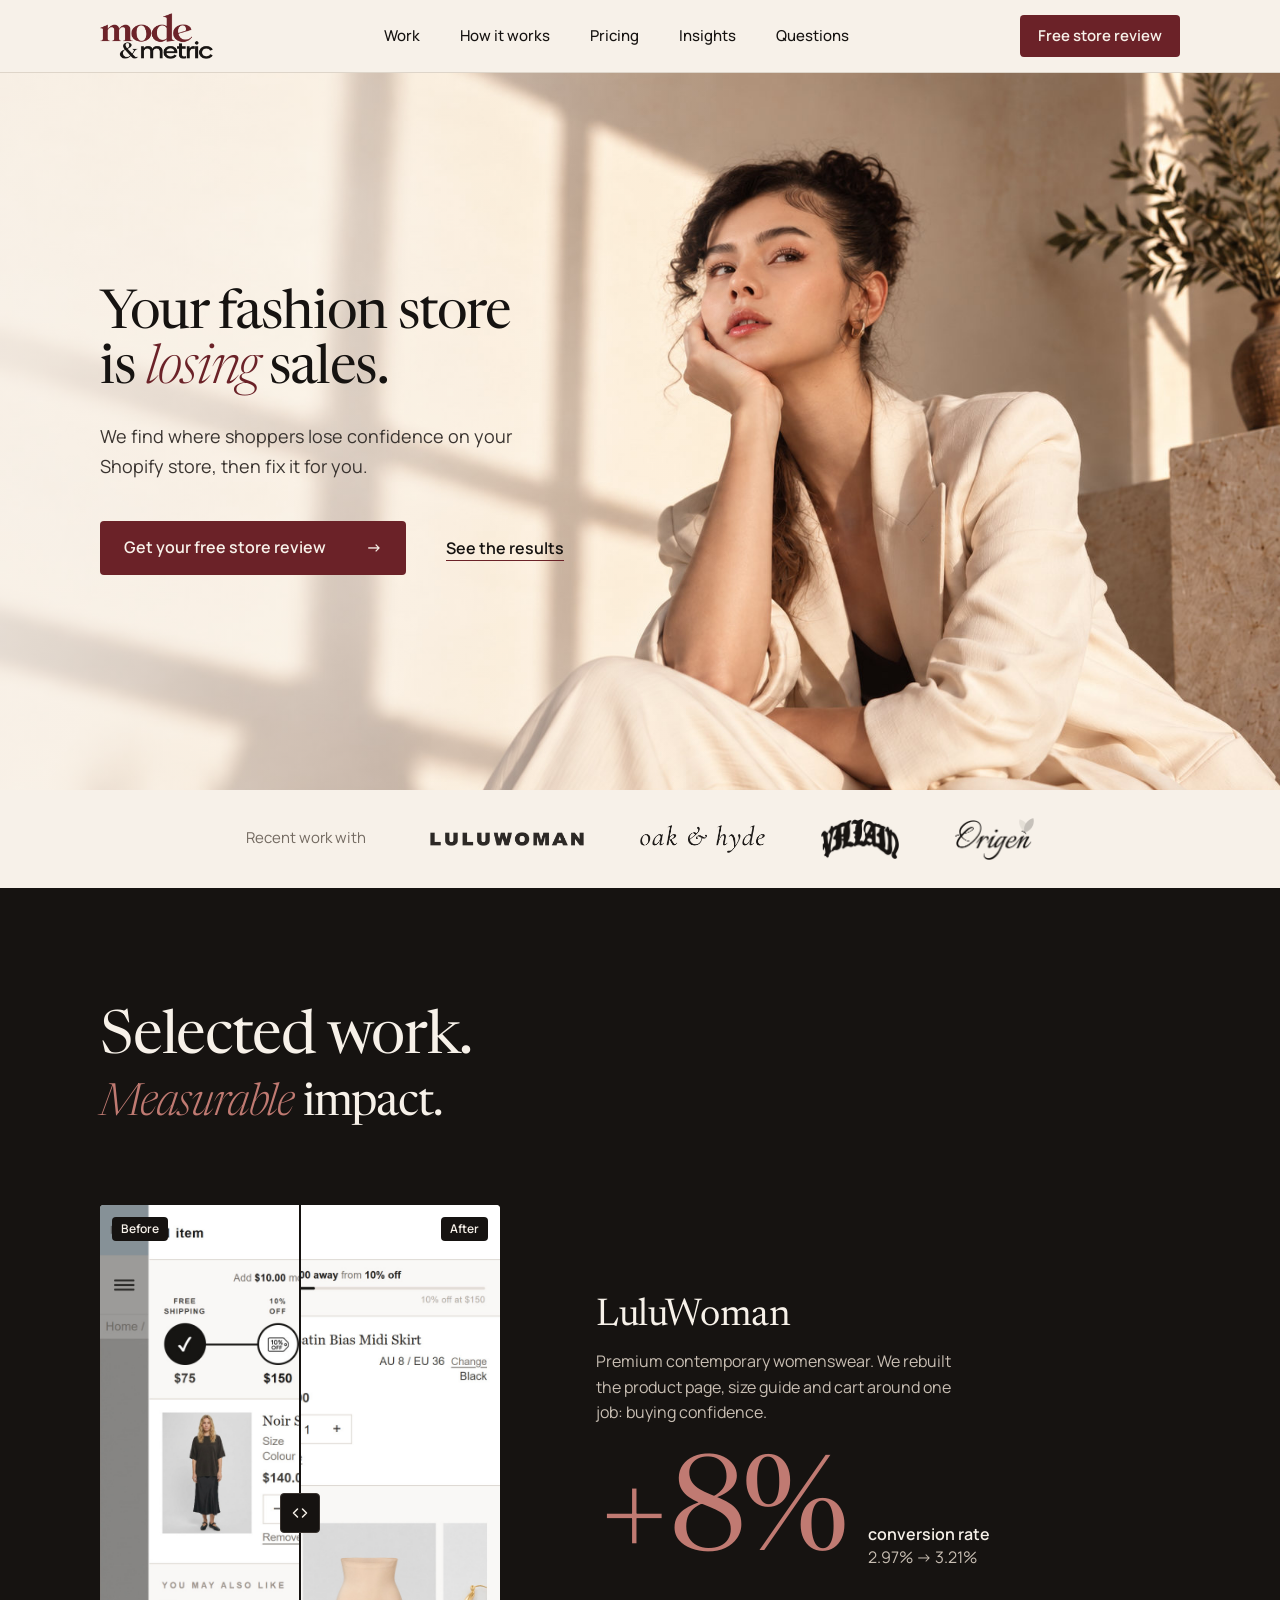
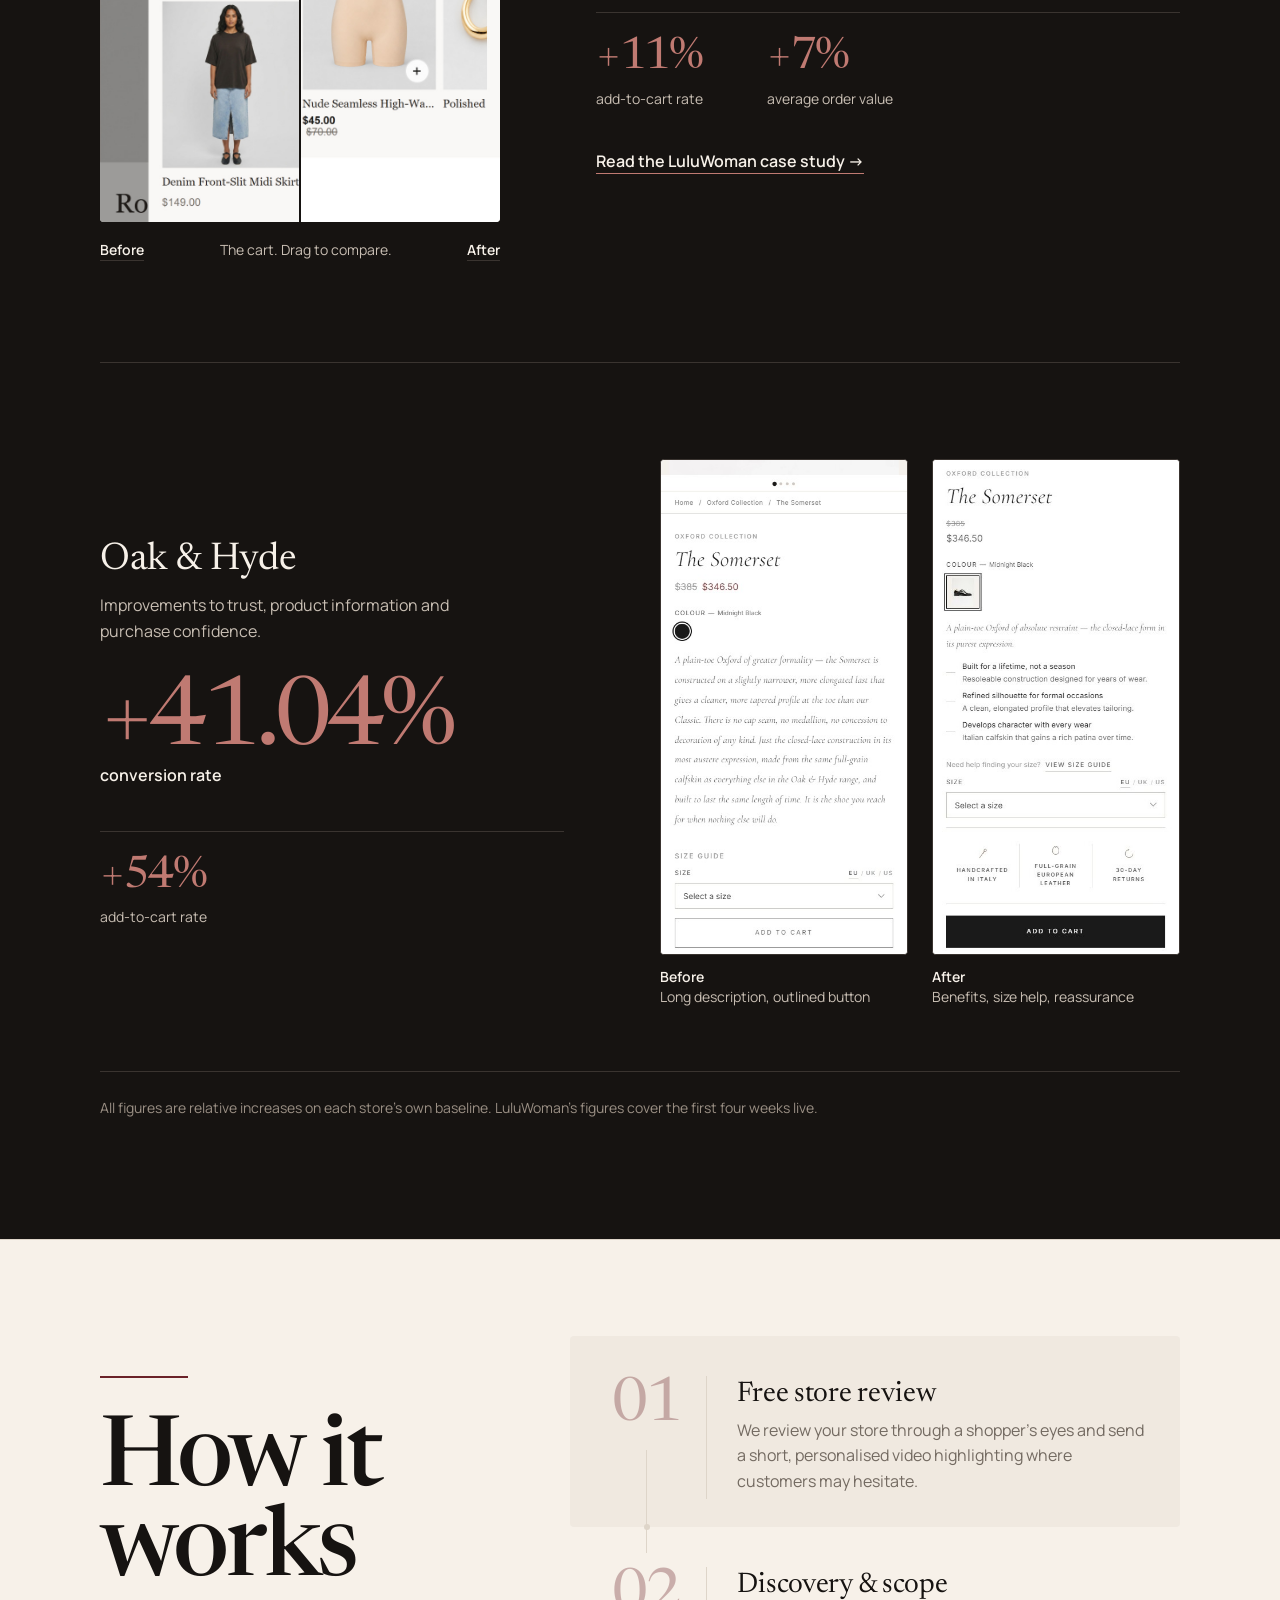
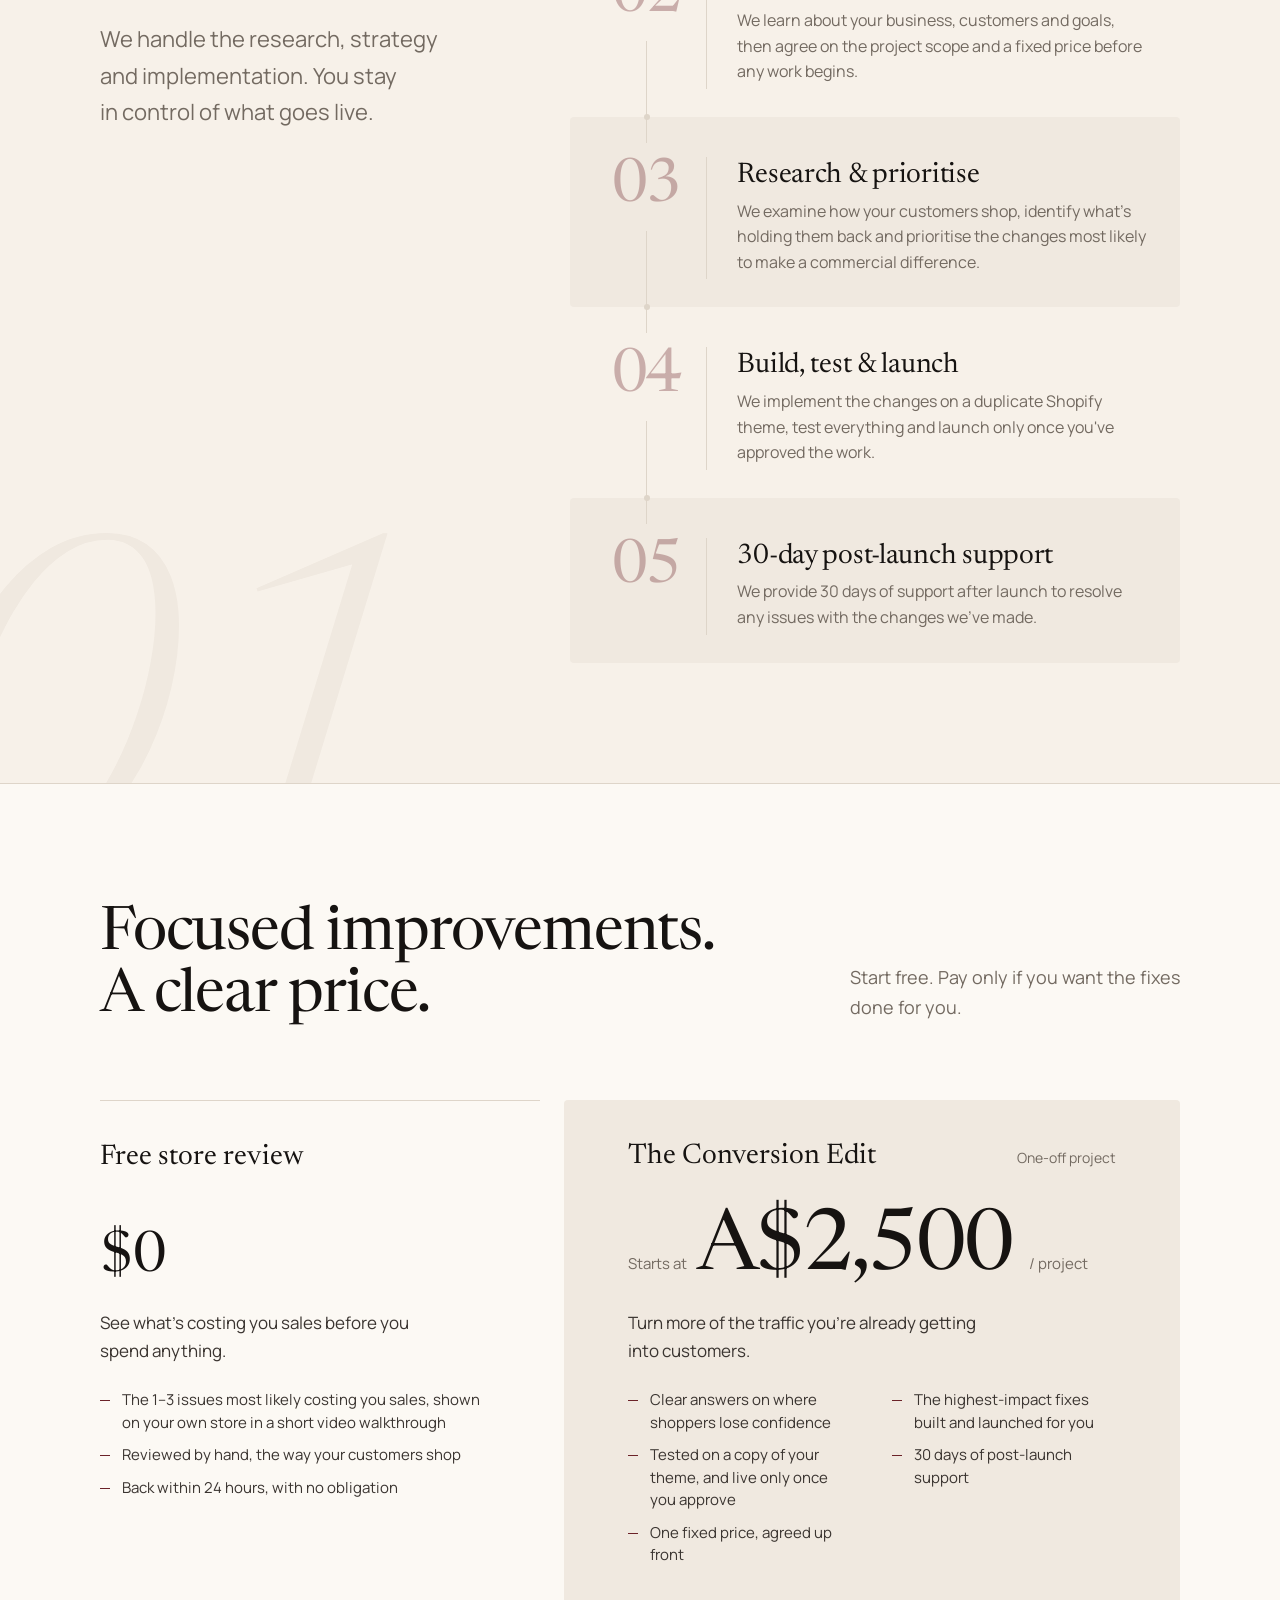
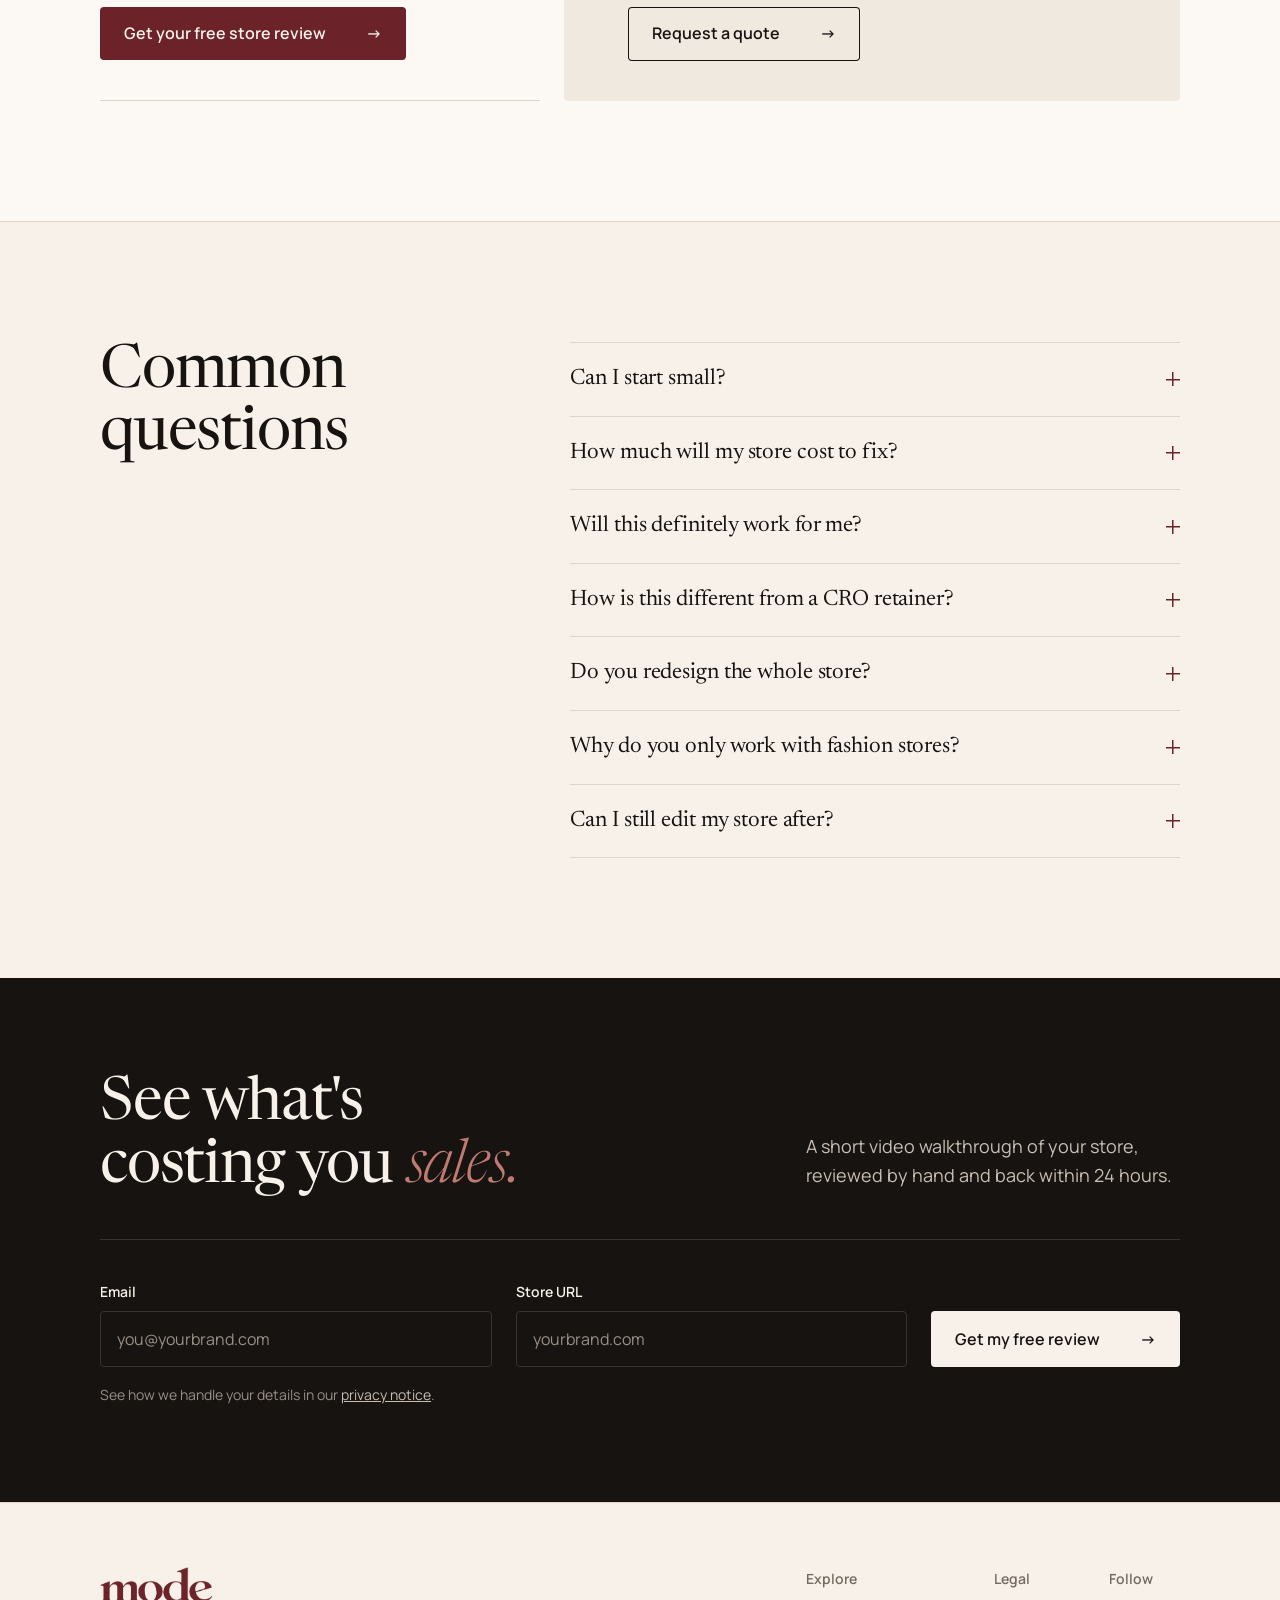
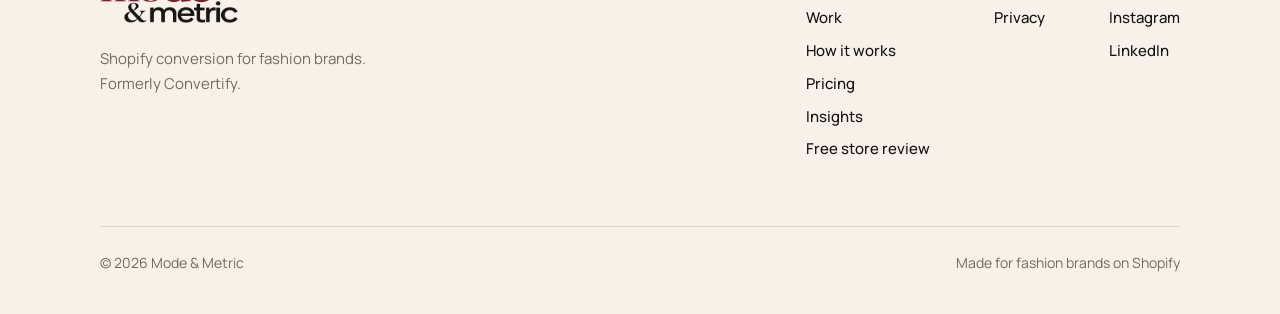
<file: index.html>
<!doctype html>
<html lang="en-AU">
<head>
<meta charset="utf-8">
<meta name="viewport" content="width=device-width, initial-scale=1">
<title>Mode &amp; Metric | Shopify conversion for fashion brands</title>
<meta name="description" content="Shopify conversion for fashion brands. We find where shoppers lose confidence on your store, then fix it for you. Free store review first.">
<link rel="canonical" href="https://modeandmetric.com/">
<meta property="og:type" content="website">
<meta property="og:url" content="https://modeandmetric.com/">
<meta property="og:title" content="Mode &amp; Metric | Shopify conversion for fashion brands">
<meta property="og:description" content="We find where shoppers lose confidence on your Shopify store, then fix it for you.">
<meta property="og:image" content="https://modeandmetric.com/assets/brand/og-card.png">
<meta name="twitter:card" content="summary_large_image">
<link rel="icon" type="image/png" sizes="64x64" href="assets/brand/favicon.png">
<link rel="apple-touch-icon" sizes="180x180" href="assets/brand/apple-touch-icon.png">
<meta name="theme-color" content="#F7F1E9">
<link rel="preconnect" href="https://fonts.googleapis.com">
<link rel="preconnect" href="https://fonts.gstatic.com" crossorigin>
<link href="https://fonts.googleapis.com/css2?family=Manrope:wght@400;500;600&family=Newsreader:ital,opsz,wght@0,6..72,300..500;1,6..72,300..500&display=swap" rel="stylesheet">
<link rel="stylesheet" href="assets/css/site.css">
<script src="assets/js/site.js" defer></script>
</head>
<body>
<a class="skip" href="#main">Skip to content</a>

<header class="nav">
  <div class="wrap">
    <a class="wordmark" href="index.html" aria-label="Mode &amp; Metric, home"><img src="assets/brand/wordmark.png" width="393" height="160" alt="Mode &amp; Metric"></a>
    <button class="nav-toggle" type="button" aria-expanded="false" aria-controls="nav-links" aria-label="Menu"><span></span><span></span></button>
    <nav class="nav-links" id="nav-links" aria-label="Main">
      <a href="#results">Work</a>
      <a href="#how-it-works">How it works</a>
      <a href="#pricing">Pricing</a>
      <a href="/insights/">Insights</a>
      <a href="#questions">Questions</a>
    </nav>
    <a class="btn btn-primary btn-sm" href="#review"><span>Free <span class="nav-cta-long">store </span>review</span></a>
  </div>
</header>

<main id="main">

  <section class="hero">
    <img class="hero-img" src="assets/images/hero-editorial.jpg" width="1672" height="941" alt="" fetchpriority="high" decoding="async">
    <div class="wrap hero-inner">
      <div class="hero-copy">
        <h1 class="display">Your fashion store is <em>losing</em> sales.</h1>
        <p class="hero-sub">We find where shoppers lose confidence on your Shopify store, then fix it for you.</p>
        <div class="hero-actions">
          <a class="btn btn-primary" href="#review">Get your free store review <span aria-hidden="true">&rarr;</span></a>
          <a class="link" href="#results">See the results</a>
        </div>
      </div>
    </div>
  </section>
  <div class="wrap hero-proof">
    <p>Recent work with</p>
    <ul class="proof-logos">
      <li><img class="logo-lulu" src="assets/images/logos/luluwoman.png" width="560" height="51" alt="LuluWoman" decoding="async"></li>
      <li><img class="logo-oh" src="assets/images/logos/oak-hyde.png" width="480" height="107" alt="Oak &amp; Hyde" decoding="async"></li>
      <li><img class="logo-villain" src="assets/images/logos/villain.png" width="320" height="164" alt="Villain" decoding="async"></li>
      <li><img class="logo-origen" src="assets/images/logos/origen.png" width="320" height="170" alt="Origen" decoding="async"></li>
    </ul>
  </div>

  <!-- Selected work: real screenshots carry the proof. LuluWoman's cart screenshots line up
       pixel for pixel, so they get the drag slider; Oak & Hyde's don't, so they sit side by side. -->
  <section class="section on-ink" id="results">
    <div class="wrap">
      <h2 class="h-section work-head">Selected work.<br><span class="h-second"><em>Measurable</em> impact.</span></h2>

      <article class="case-row case-feature">
        <figure class="ba reveal" data-ba data-ba-intro style="--ar: 920 / 1420">
          <div class="ba-frame">
            <img src="assets/images/luluwoman/cart-after.jpg" width="920" height="1994" alt="LuluWoman cart after: a single progress bar showing 10 dollars to 10 percent off, and discounted low-cost add-ons with one-tap add buttons." loading="lazy" decoding="async">
            <img class="ba-before" src="assets/images/luluwoman/cart-before.jpg" width="920" height="1994" alt="LuluWoman cart before: a four-stage reward ladder across free shipping, 10 percent off, gift and 50 dollars off, with recommended products priced at 149 and 165 dollars." loading="lazy" decoding="async">
            <span class="ba-tag ba-tag-before" aria-hidden="true">Before</span>
            <span class="ba-tag ba-tag-after" aria-hidden="true">After</span>
            <div class="ba-handle" aria-hidden="true"><span class="ba-knob"><svg viewBox="0 0 20 20" fill="none" stroke="currentColor" stroke-width="1.5" stroke-linecap="round" stroke-linejoin="round"><path d="M7.5 6 3.5 10l4 4M12.5 6l4 4-4 4"/></svg></span></div>
            <input class="ba-range sr-only" type="range" min="0" max="100" value="50" aria-label="Compare LuluWoman's cart before and after">
          </div>
          <figcaption class="ba-caption">
            <button class="ba-snap" type="button" data-ba-snap="100">Before</button>
            <span>The cart. Drag to compare.</span>
            <button class="ba-snap" type="button" data-ba-snap="0">After</button>
          </figcaption>
        </figure>

        <div class="case-body reveal reveal-2">
          <h3 class="case-name">LuluWoman</h3>
          <p class="case-desc">Premium contemporary womenswear. We rebuilt the product page, size guide and cart around one job: buying confidence.</p>
          <p class="case-lead">
            <span class="stat-num" data-count="8">+8%</span>
            <span class="case-lead-label">conversion rate<span>2.97% <span aria-hidden="true">&rarr;</span><span class="sr-only">to</span> 3.21%</span></span>
          </p>
          <dl class="stat-row">
            <div class="stat"><dt>add-to-cart rate</dt><dd class="stat-num" data-count="12">+12%</dd></div>
            <div class="stat"><dt>average order value</dt><dd class="stat-num" data-count="8">+8%</dd></div>
          </dl>
          <a class="link" href="work/luluwoman.html">Read the LuluWoman case study <span aria-hidden="true">&rarr;</span></a>
        </div>
      </article>

      <article class="case-row case-second">
        <div class="case-body reveal">
          <h3 class="case-name">Oak &amp; Hyde</h3>
          <p class="case-desc">Improvements to trust, product information and purchase confidence.</p>
          <p class="case-lead">
            <span class="stat-num" data-count="43.75" data-decimals="2">+43.75%</span>
            <span class="case-lead-label">conversion rate</span>
          </p>
          <dl class="stat-row">
            <div class="stat"><dt>add-to-cart rate</dt><dd class="stat-num" data-count="60">+60%</dd></div>
          </dl>
        </div>
        <div class="oh-pair reveal reveal-2">
          <figure>
            <div class="shot" style="--ar: 430 / 860; --y: 100%"><img src="assets/images/oak-hyde-pdp-before.jpg" width="430" height="1431" alt="Oak &amp; Hyde product page before: a long italic description, a size dropdown and an outlined add-to-cart button." loading="lazy" decoding="async"></div>
            <figcaption><b>Before</b>Long description, outlined button</figcaption>
          </figure>
          <figure>
            <div class="shot" style="--ar: 430 / 860; --y: 100%"><img src="assets/images/oak-hyde-pdp-after.jpg" width="429" height="1541" alt="Oak &amp; Hyde product page after: a one-line description, three benefit points, a size guide prompt above the size dropdown, a row of reassurances and a solid add-to-cart button." loading="lazy" decoding="async"></div>
            <figcaption><b>After</b>Benefits, size help, reassurance</figcaption>
          </figure>
        </div>
      </article>

      <p class="results-foot">All figures are relative increases on each store's own baseline. LuluWoman's figures cover the first four weeks live.</p>
    </div>
  </section>

  <section class="section how-section" id="how-it-works">
    <div class="wrap split">
      <div class="how-intro">
        <h2 class="h-section">How it works</h2>
        <p class="lede">We handle the research, strategy and implementation. You stay in control of what goes live.</p>
      </div>
      <ol class="steps">
        <li>
          <span class="step-num" aria-hidden="true">01</span>
          <div>
            <h3 class="step-title">Free store review</h3>
            <p>We review your store through a shopper's eyes and send a short, personalised video highlighting where customers may hesitate.</p>
          </div>
        </li>
        <li>
          <span class="step-num" aria-hidden="true">02</span>
          <div>
            <h3 class="step-title">Discovery &amp; scope</h3>
            <p>We learn about your business, customers and goals, then agree on the project scope and a fixed price before any work begins.</p>
          </div>
        </li>
        <li>
          <span class="step-num" aria-hidden="true">03</span>
          <div>
            <h3 class="step-title">Research &amp; prioritise</h3>
            <p>We examine how your customers shop, identify what's holding them back and prioritise the changes most likely to make a commercial difference.</p>
          </div>
        </li>
        <li>
          <span class="step-num" aria-hidden="true">04</span>
          <div>
            <h3 class="step-title">Build, test &amp; launch</h3>
            <p>We implement the changes on a duplicate Shopify theme, test everything and launch only once you've approved the work.</p>
          </div>
        </li>
        <li>
          <span class="step-num" aria-hidden="true">05</span>
          <div>
            <h3 class="step-title">30-day post-launch support</h3>
            <p>We provide 30 days of support after launch to resolve any issues with the changes we've made.</p>
          </div>
        </li>
      </ol>
    </div>
  </section>

  <section class="section section-paper pricing-section" id="pricing">
    <div class="wrap">
      <div class="pricing-head">
        <h2 class="h-section">Focused improvements.<br>A clear price.</h2>
        <p class="lede">Start free. Pay only if you want the fixes done for you.</p>
      </div>
      <!-- Our two real offers only. Never add invented tiers or a "most popular" badge. -->
      <div class="offers">
        <article class="offer offer-free">
          <div class="offer-title"><h3>Free store review</h3></div>
          <p class="offer-price">$0</p>
          <p class="offer-desc">See what's costing you sales before you spend anything.</p>
          <ul class="offer-list">
            <li>The 1&ndash;3 issues most likely costing you sales, shown on your own store in a short video walkthrough</li>
            <li>Reviewed by hand, the way your customers shop</li>
            <li>Back within 24 hours, with no obligation</li>
          </ul>
          <a class="btn btn-primary" href="#review">Get your free store review <span aria-hidden="true">&rarr;</span></a>
        </article>
        <article class="offer offer-paid">
          <div class="offer-title"><h3>The Conversion Edit</h3><span>One-off project</span></div>
          <p class="offer-price"><span class="offer-from">Starts at</span>A$2,500 <span class="offer-unit">/ project</span></p>
          <p class="offer-desc">Turn more of the traffic you're already getting into customers.</p>
          <ul class="offer-list">
            <li>Clear answers on where shoppers lose confidence</li>
            <li>The highest-impact fixes built and launched for you</li>
            <li>Tested on a copy of your theme, and live only once you approve</li>
            <li>30 days of post-launch support</li>
            <li>One fixed price, agreed up front</li>
          </ul>
          <a class="btn btn-outline" href="#review">Request a quote <span aria-hidden="true">&rarr;</span></a>
        </article>
      </div>
    </div>
  </section>

  <section class="section" id="questions">
    <div class="wrap faq">
      <h2 class="h-section">Common questions</h2>
      <div class="faq-list">
        <details>
          <summary>Can I start small?</summary>
          <p>Yes. Start with the free review. You'll see what we'd fix first, why we think it matters, and what we'd recommend doing next — with no obligation.</p>
          <p>If you want us to implement the fixes, we'll scope the work and give you one fixed price before anything starts. You decide whether to go ahead.</p>
        </details>
        <details>
          <summary>How much will my store cost to fix?</summary>
          <p>It depends on what we find. The Conversion Edit starts from A$2,500, and we scope the work against your store before anything begins.</p>
          <p>You'll know exactly what we'd fix and what it costs before you commit. The agreed price doesn't change once work starts.</p>
        </details>
        <details>
          <summary>Will this definitely work for me?</summary>
          <p>No, and we'd never promise that. CRO isn't something anyone can guarantee.</p>
          <p>What we can do is identify the highest-confidence issues we see, explain why we think they're hurting sales, and let you decide whether they're worth fixing before you spend anything.</p>
          <p>That's why every project starts with the free review.</p>
        </details>
        <details>
          <summary>How is this different from a CRO retainer?</summary>
          <p>Most CRO retainers are ongoing monthly engagements.</p>
          <p>Mode &amp; Metric is one-off and focused: we find the highest-impact issues hurting conversions, quote a fixed price, and make the changes.</p>
          <p>No retainer to start. We scope the work, agree the price, make the changes, and finish the project.</p>
        </details>
        <details>
          <summary>Do you redesign the whole store?</summary>
          <p>No. Most stores don't need a full redesign.</p>
          <p>We focus on the specific issues hurting conversions, usually things like mobile UX, CTA visibility, trust positioning, product page structure, clarity, and site friction.</p>
          <p>The goal is to improve how the store converts, not completely change how it looks.</p>
        </details>
        <details>
          <summary>Why do you only work with fashion stores?</summary>
          <p>Fashion has its own conversion problems: fit uncertainty, sizing, product confidence, imagery, returns, delivery expectations and how products are discovered.</p>
          <p>By working only with fashion stores, we get better at recognising those problems and knowing what to look for, instead of applying the same CRO checklist to every business.</p>
        </details>
        <details>
          <summary>Can I still edit my store after?</summary>
          <p>Yes. We don't lock anything or change your setup. You can keep editing your store like normal.</p>
        </details>
      </div>
    </div>
  </section>

  <section class="section on-ink enquiry" id="review">
    <div class="wrap">
      <div class="enquiry-head">
        <h2 class="h-section">See what's costing you <em>sales.</em></h2>
        <p class="lede">A short video walkthrough of your store, reviewed by hand and back within 24 hours.</p>
      </div>
      <div class="form-area">
        <form class="form" id="review-form" action="https://formspree.io/f/mlgayylp" method="POST">
          <input type="hidden" name="_subject" value="New Mode &amp; Metric review request">
          <!-- Fallback when JS is unavailable, so the no-JS path still lands on our page. -->
          <input type="hidden" name="_next" value="https://modeandmetric.com/thanks.html">
          <div class="form-row">
            <div class="field">
              <label for="f-email">Email</label>
              <input id="f-email" type="email" name="email" placeholder="you@yourbrand.com" autocomplete="email" required>
            </div>
            <div class="field">
              <label for="f-store">Store URL</label>
              <input id="f-store" type="text" name="store_url" placeholder="yourbrand.com" autocomplete="url" required>
            </div>
            <button type="submit" class="btn btn-light" id="review-submit">Get my free review <span aria-hidden="true">&rarr;</span></button>
          </div>
          <p class="form-note">See how we handle your details in our <a href="privacy.html">privacy notice</a>.</p>
          <p class="form-error" id="review-error" role="alert" hidden></p>
        </form>
        <div class="form-success" id="review-success" tabindex="-1" hidden>
          <h3>Got it. Your store's in the queue.</h3>
          <p>We'll review <b id="review-store">your store</b> and send the video walkthrough back within 24 hours. Check your spam folder if it hasn't landed.</p>
        </div>
      </div>
    </div>
  </section>

</main>

<footer class="footer">
  <div class="wrap">
    <div class="footer-top">
      <div>
        <a class="wordmark" href="index.html"><img src="assets/brand/wordmark.png" width="393" height="160" alt="Mode &amp; Metric"></a>
        <p class="footer-tag">Shopify conversion for fashion brands. Formerly Convertify.</p>
      </div>
      <div class="footer-cols">
        <div>
          <h2>Explore</h2>
          <ul>
            <li><a href="#results">Work</a></li>
            <li><a href="#how-it-works">How it works</a></li>
            <li><a href="#pricing">Pricing</a></li>
            <li><a href="/insights/">Insights</a></li>
            <li><a href="#review">Free store review</a></li>
          </ul>
        </div>
        <div>
          <h2>Legal</h2>
          <ul>
            <li><a href="privacy.html">Privacy</a></li>
          </ul>
        </div>
        <div>
          <h2>Follow</h2>
          <ul>
            <li><a href="https://www.instagram.com/modeandmetric/">Instagram</a></li>
            <li><a href="https://www.linkedin.com/in/v-perera/">LinkedIn</a></li>
          </ul>
        </div>
      </div>
    </div>
    <div class="footer-bottom">
      <span>&copy; 2026 Mode &amp; Metric</span>
      <span>Made for fashion brands on Shopify</span>
    </div>
  </div>
</footer>
</body>
</html>
</file>
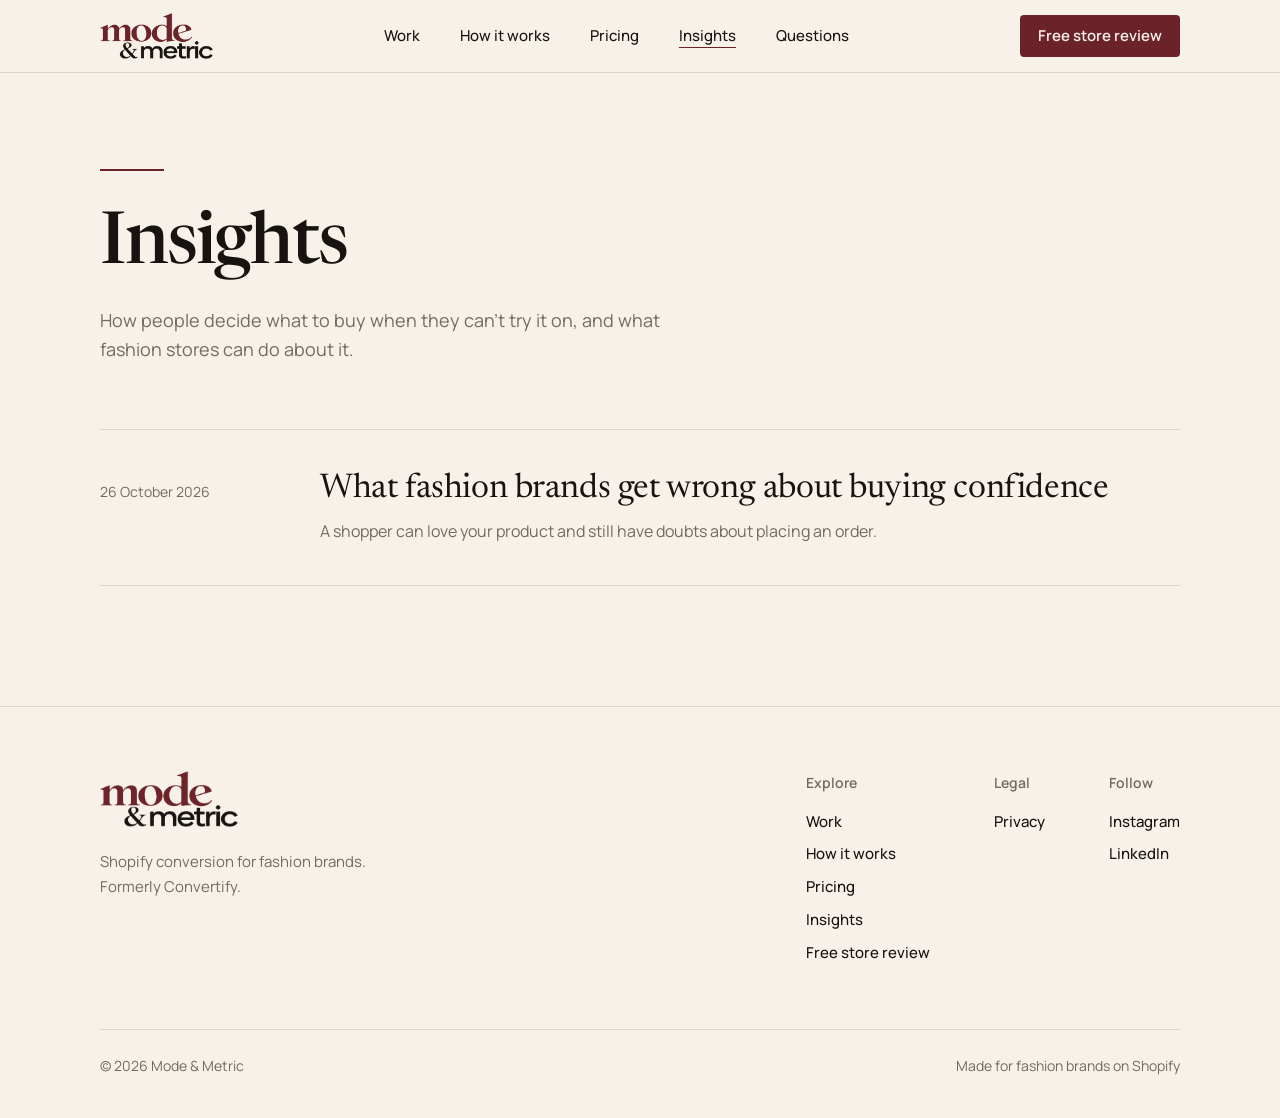
<file: insights/index.html>
<!doctype html>
<html lang="en-AU">
<head>
<meta charset="utf-8">
<meta name="viewport" content="width=device-width, initial-scale=1">
<title>Insights | Mode &amp; Metric</title>
<meta name="description" content="How people decide what to buy when they can't try it on, and what fashion brands on Shopify can change on their stores to sell more of it.">
<link rel="canonical" href="https://modeandmetric.com/insights/">
<meta property="og:type" content="website">
<meta property="og:site_name" content="Mode &amp; Metric">
<meta property="og:url" content="https://modeandmetric.com/insights/">
<meta property="og:title" content="Insights | Mode &amp; Metric">
<meta property="og:description" content="How people decide what to buy when they can't try it on, and what fashion stores can do about it.">
<meta property="og:image" content="https://modeandmetric.com/assets/brand/og-card.png">
<meta name="twitter:card" content="summary_large_image">
<link rel="icon" type="image/png" sizes="64x64" href="../assets/brand/favicon.png">
<link rel="apple-touch-icon" sizes="180x180" href="../assets/brand/apple-touch-icon.png">
<meta name="theme-color" content="#F7F1E9">
<link rel="preconnect" href="https://fonts.googleapis.com">
<link rel="preconnect" href="https://fonts.gstatic.com" crossorigin>
<link href="https://fonts.googleapis.com/css2?family=Manrope:wght@400;500;600&family=Newsreader:ital,opsz,wght@0,6..72,300..500;1,6..72,300..500&display=swap" rel="stylesheet">
<link rel="stylesheet" href="../assets/css/site.css">
<script src="../assets/js/site.js" defer></script>
<script type="application/ld+json">
{
  "@context": "https://schema.org",
  "@type": "CollectionPage",
  "name": "Insights",
  "description": "How people decide what to buy when they can't try it on, and what fashion brands on Shopify can change on their stores to sell more of it.",
  "url": "https://modeandmetric.com/insights/",
  "isPartOf": { "@type": "WebSite", "name": "Mode & Metric", "url": "https://modeandmetric.com/" }
}
</script>
</head>
<body>
<a class="skip" href="#main">Skip to content</a>

<header class="nav">
  <div class="wrap">
    <a class="wordmark" href="/" aria-label="Mode &amp; Metric, home"><img src="../assets/brand/wordmark.png" width="393" height="160" alt="Mode &amp; Metric"></a>
    <button class="nav-toggle" type="button" aria-expanded="false" aria-controls="nav-links" aria-label="Menu"><span></span><span></span></button>
    <nav class="nav-links" id="nav-links" aria-label="Main">
      <a href="/#results">Work</a>
      <a href="/#how-it-works">How it works</a>
      <a href="/#pricing">Pricing</a>
      <a href="/insights/" aria-current="page">Insights</a>
      <a href="/#questions">Questions</a>
    </nav>
    <a class="btn btn-primary btn-sm" href="/#review"><span>Free <span class="nav-cta-long">store </span>review</span></a>
  </div>
</header>

<main id="main" class="page insights-index">
  <div class="wrap">
    <div class="page-head">
      <h1 class="display">Insights</h1>
      <p class="lede">How people decide what to buy when they can't try it on, and what fashion stores can do about it.</p>
    </div>

    <!-- Newest first. One <li> per article; the title and description match the article's
         h1 and introduction. Row pattern:
    <li>
      <a class="insight-link" href="/insights/article-slug/">
        <time datetime="2026-10-26">26 October 2026</time>
        <div>
          <h2 class="insight-title">Article title</h2>
          <p class="insight-desc">The article's introductory description.</p>
        </div>
      </a>
    </li>
    -->
    <ul class="insight-list">
      <li>
        <a class="insight-link" href="/insights/fashion-buying-confidence/">
          <time datetime="2026-10-26">26 October 2026</time>
          <div>
            <h2 class="insight-title">What fashion brands get wrong about buying confidence</h2>
            <p class="insight-desc">A shopper can love your product and still have doubts about placing an order.</p>
          </div>
        </a>
      </li>
    </ul>
  </div>
</main>

<footer class="footer">
  <div class="wrap">
    <div class="footer-top">
      <div>
        <a class="wordmark" href="/"><img src="../assets/brand/wordmark.png" width="393" height="160" alt="Mode &amp; Metric"></a>
        <p class="footer-tag">Shopify conversion for fashion brands. Formerly Convertify.</p>
      </div>
      <div class="footer-cols">
        <div>
          <h2>Explore</h2>
          <ul>
            <li><a href="/#results">Work</a></li>
            <li><a href="/#how-it-works">How it works</a></li>
            <li><a href="/#pricing">Pricing</a></li>
            <li><a href="/insights/">Insights</a></li>
            <li><a href="/#review">Free store review</a></li>
          </ul>
        </div>
        <div>
          <h2>Legal</h2>
          <ul>
            <li><a href="/privacy.html">Privacy</a></li>
          </ul>
        </div>
        <div>
          <h2>Follow</h2>
          <ul>
            <li><a href="https://www.instagram.com/modeandmetric/">Instagram</a></li>
            <li><a href="https://www.linkedin.com/in/v-perera/">LinkedIn</a></li>
          </ul>
        </div>
      </div>
    </div>
    <div class="footer-bottom">
      <span>&copy; 2026 Mode &amp; Metric</span>
      <span>Made for fashion brands on Shopify</span>
    </div>
  </div>
</footer>
</body>
</html>
</file>
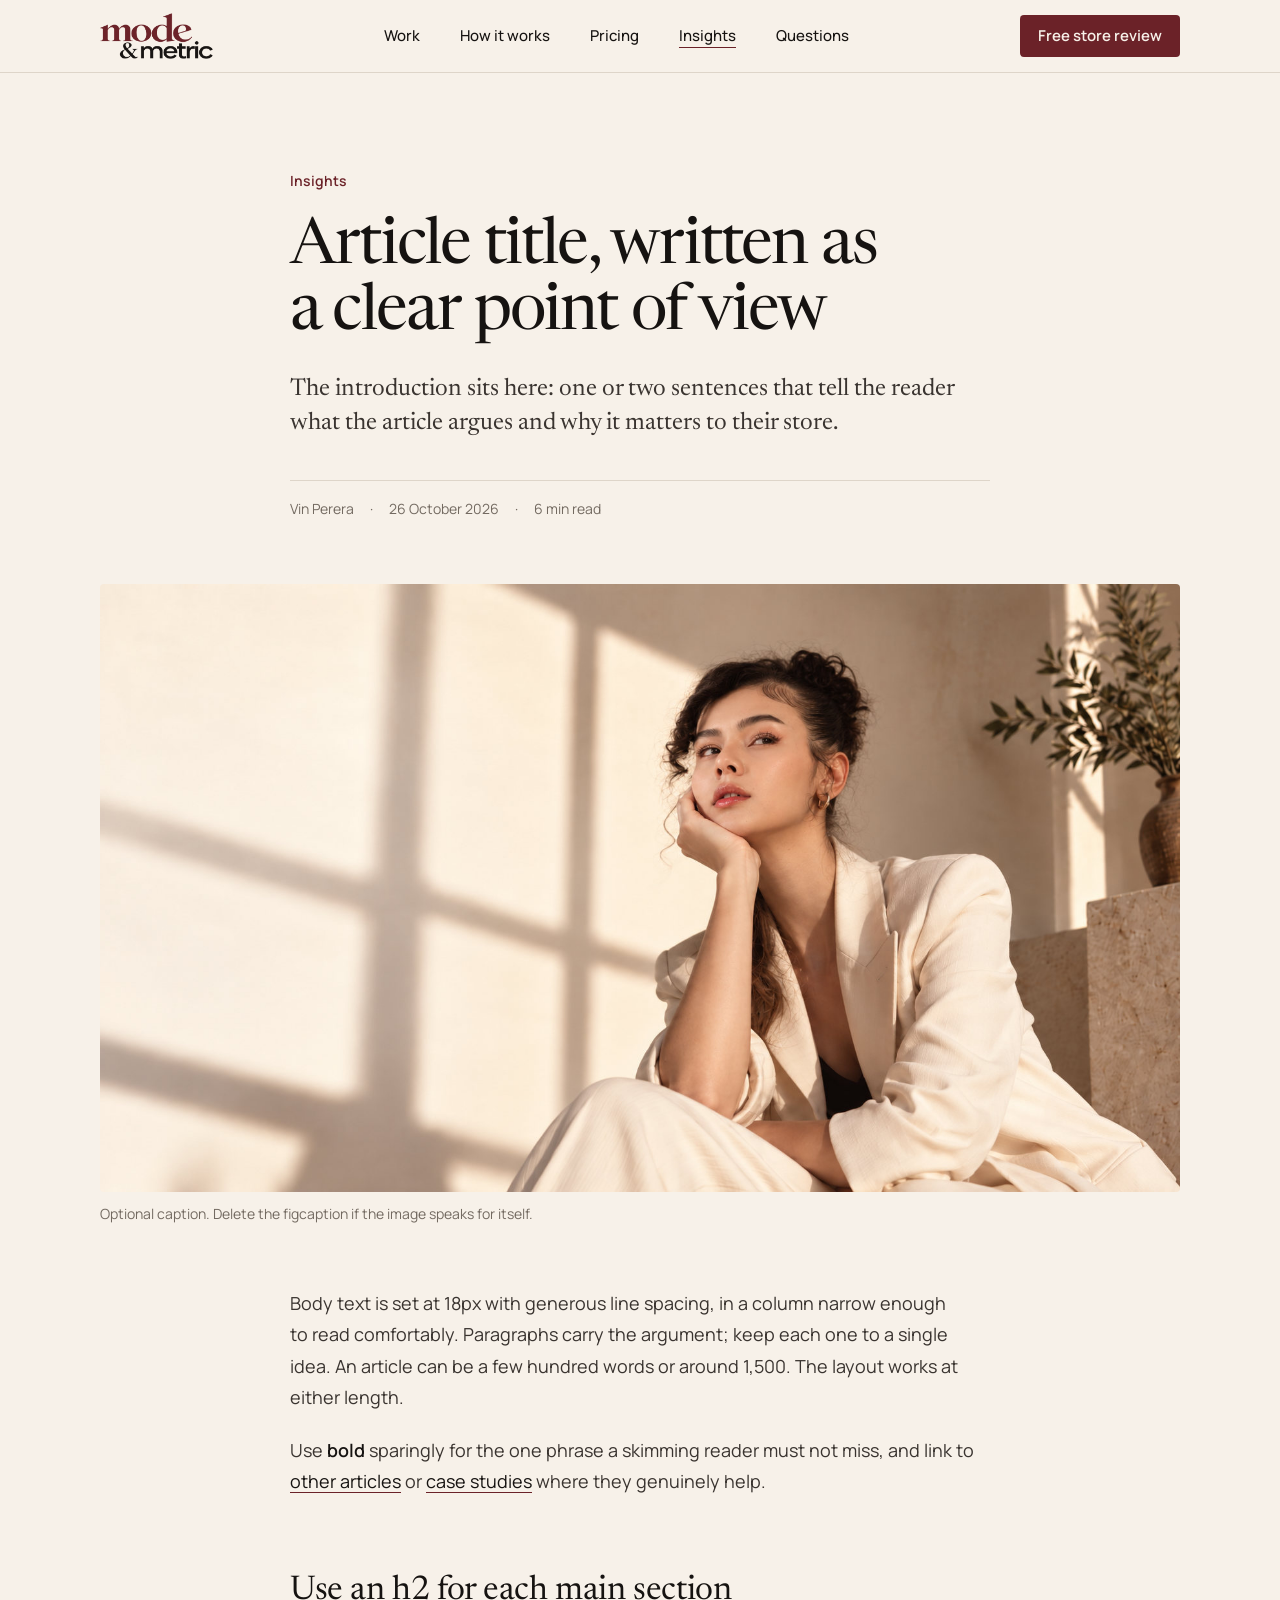
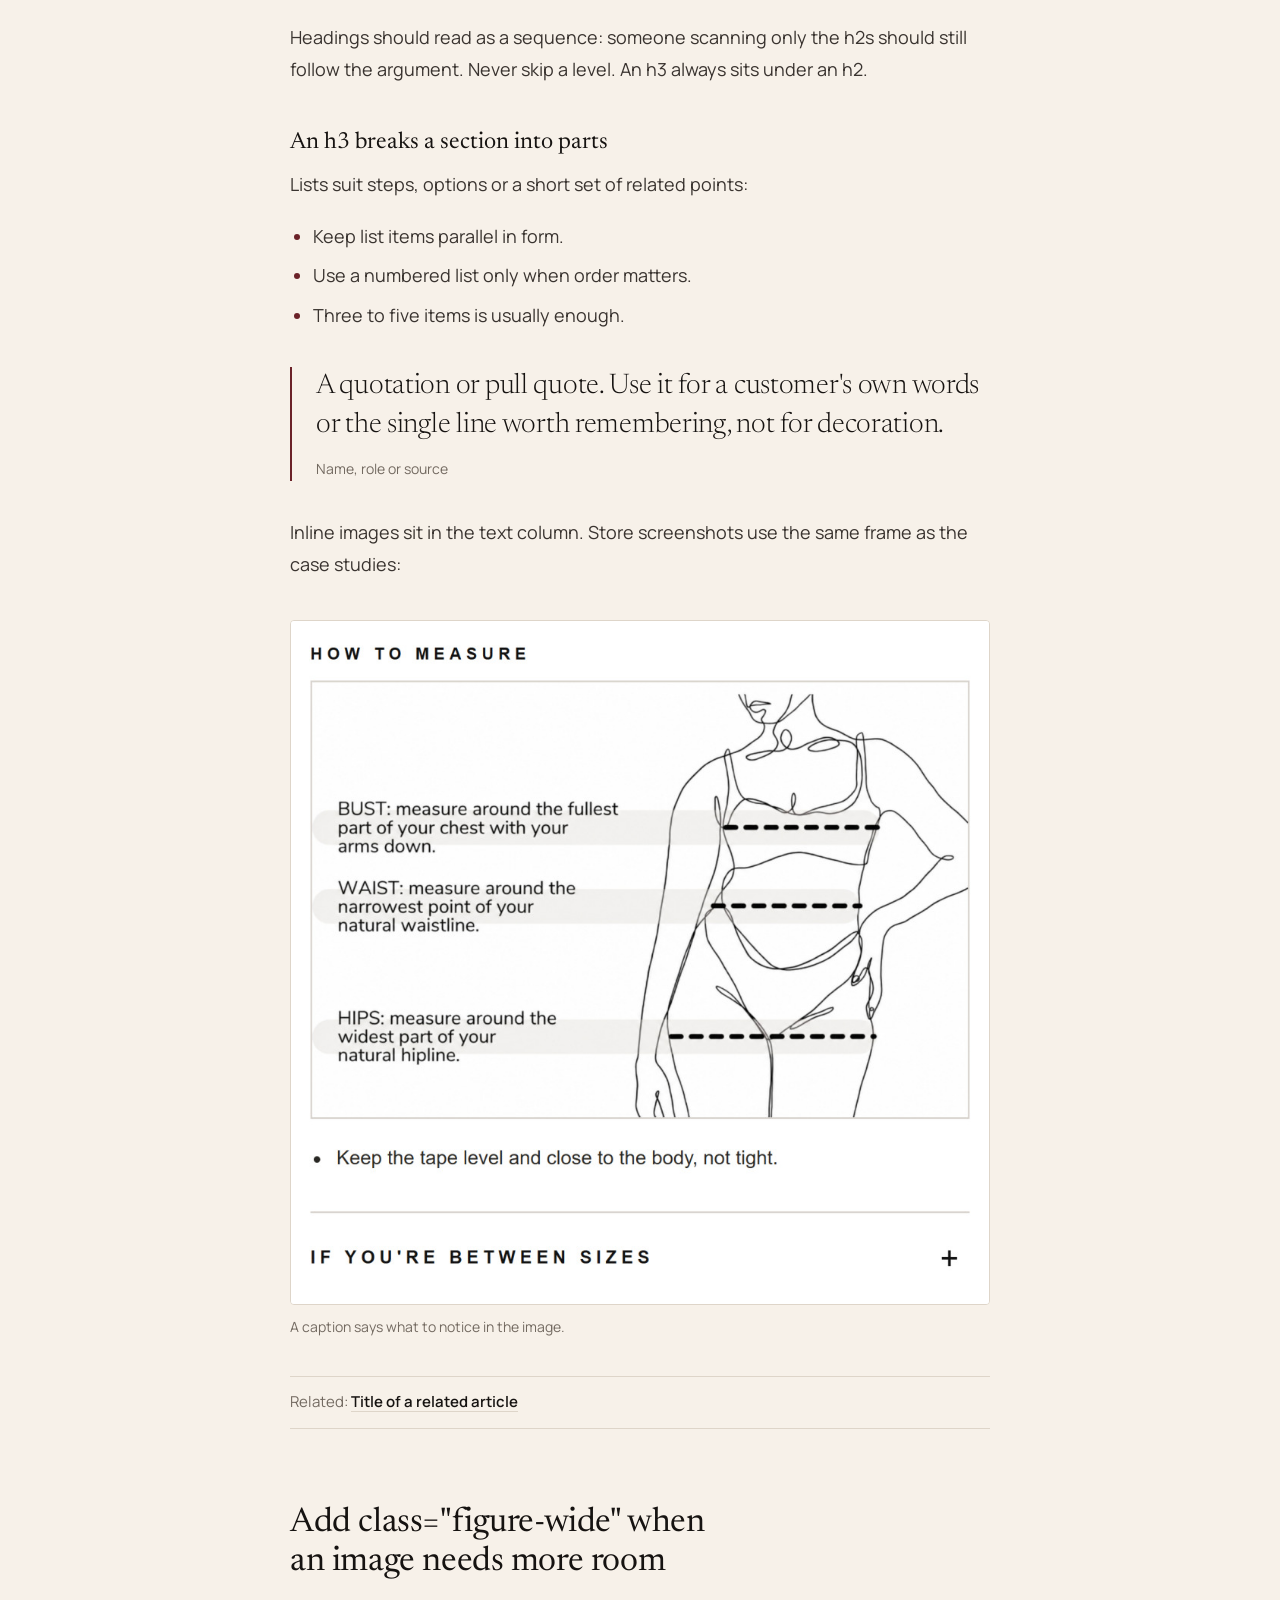
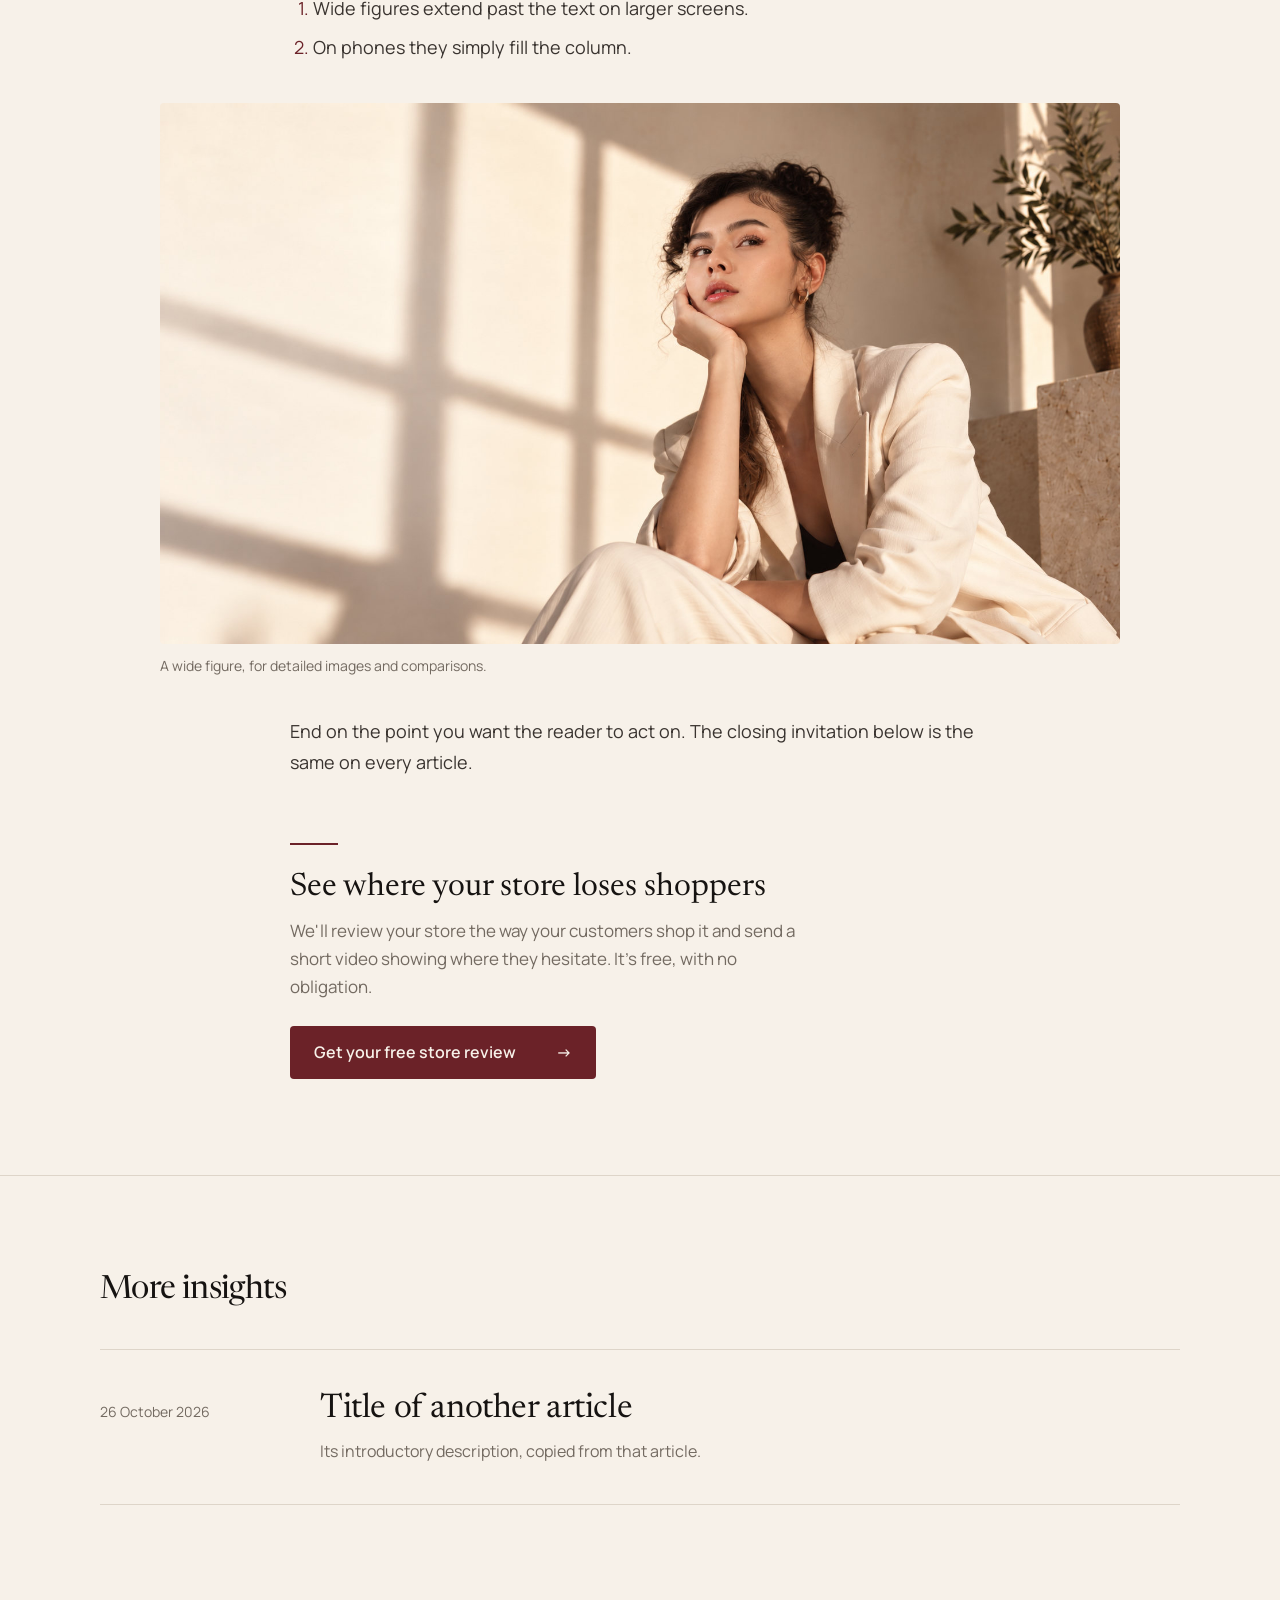
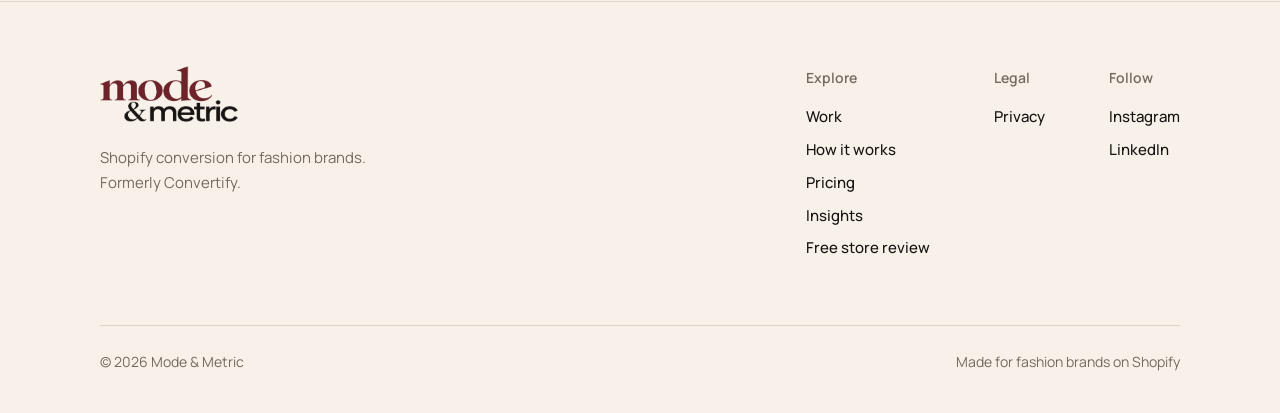
<file: insights/_template/index.html>
<!doctype html>
<html lang="en-AU">
<head>
<!-- ARTICLE TEMPLATE. Copy this folder to insights/<slug>/ and replace every "TODO" below.
     Full checklist: insights/README.md. This folder is never deployed (see .vercelignore). -->
<meta charset="utf-8">
<meta name="viewport" content="width=device-width, initial-scale=1">
<!-- TODO: title (under ~60 characters before the " | Mode & Metric" suffix) -->
<title>Article title | Mode &amp; Metric</title>
<!-- TODO: description (140-160 characters, unique to this article) -->
<meta name="description" content="One or two sentences that say what the reader will learn. Shown in search results, so make it specific to this article.">
<!-- TODO: replace article-slug in the canonical, og:url and JSON-LD below -->
<link rel="canonical" href="https://modeandmetric.com/insights/article-slug/">
<meta property="og:type" content="article">
<meta property="og:site_name" content="Mode &amp; Metric">
<meta property="og:url" content="https://modeandmetric.com/insights/article-slug/">
<meta property="og:title" content="Article title">
<meta property="og:description" content="One or two sentences that say what the reader will learn.">
<!-- TODO: the featured image as an absolute URL, or keep the brand card if there isn't one -->
<meta property="og:image" content="https://modeandmetric.com/assets/brand/og-card.png">
<meta property="article:published_time" content="2026-10-26">
<meta name="twitter:card" content="summary_large_image">
<link rel="icon" type="image/png" sizes="64x64" href="../../assets/brand/favicon.png">
<link rel="apple-touch-icon" sizes="180x180" href="../../assets/brand/apple-touch-icon.png">
<meta name="theme-color" content="#F7F1E9">
<link rel="preconnect" href="https://fonts.googleapis.com">
<link rel="preconnect" href="https://fonts.gstatic.com" crossorigin>
<link href="https://fonts.googleapis.com/css2?family=Manrope:wght@400;500;600&family=Newsreader:ital,opsz,wght@0,6..72,300..500;1,6..72,300..500&display=swap" rel="stylesheet">
<link rel="stylesheet" href="../../assets/css/site.css">
<script src="../../assets/js/site.js" defer></script>
<!-- TODO: headline, description, image, dates and URLs must match the page -->
<script type="application/ld+json">
{
  "@context": "https://schema.org",
  "@graph": [
    {
      "@type": "BlogPosting",
      "headline": "Article title",
      "description": "One or two sentences that say what the reader will learn.",
      "image": "https://modeandmetric.com/assets/brand/og-card.png",
      "datePublished": "2026-10-26",
      "dateModified": "2026-10-26",
      "author": { "@type": "Person", "name": "Vin Perera", "url": "https://www.linkedin.com/in/v-perera/" },
      "publisher": { "@type": "Organization", "name": "Mode & Metric", "url": "https://modeandmetric.com/", "logo": { "@type": "ImageObject", "url": "https://modeandmetric.com/assets/brand/mark-512.png" } },
      "mainEntityOfPage": "https://modeandmetric.com/insights/article-slug/"
    },
    {
      "@type": "BreadcrumbList",
      "itemListElement": [
        { "@type": "ListItem", "position": 1, "name": "Home", "item": "https://modeandmetric.com/" },
        { "@type": "ListItem", "position": 2, "name": "Insights", "item": "https://modeandmetric.com/insights/" },
        { "@type": "ListItem", "position": 3, "name": "Article title" }
      ]
    }
  ]
}
</script>
</head>
<body>
<a class="skip" href="#main">Skip to content</a>

<header class="nav">
  <div class="wrap">
    <a class="wordmark" href="/" aria-label="Mode &amp; Metric, home"><img src="../../assets/brand/wordmark.png" width="393" height="160" alt="Mode &amp; Metric"></a>
    <button class="nav-toggle" type="button" aria-expanded="false" aria-controls="nav-links" aria-label="Menu"><span></span><span></span></button>
    <nav class="nav-links" id="nav-links" aria-label="Main">
      <a href="/#results">Work</a>
      <a href="/#how-it-works">How it works</a>
      <a href="/#pricing">Pricing</a>
      <a href="/insights/" aria-current="page">Insights</a>
      <a href="/#questions">Questions</a>
    </nav>
    <a class="btn btn-primary btn-sm" href="/#review"><span>Free <span class="nav-cta-long">store </span>review</span></a>
  </div>
</header>

<main id="main">
  <article class="article">
    <div class="wrap">
      <header class="article-head article-col">
        <p class="article-kicker"><a href="/insights/">Insights</a></p>
        <!-- TODO: the one and only h1 -->
        <h1 class="display">Article title, written as a clear point of view</h1>
        <!-- TODO: introductory description, 1-2 sentences -->
        <p class="article-dek">The introduction sits here: one or two sentences that tell the reader what the article argues and why it matters to their store.</p>
        <p class="article-meta">
          <span>Vin Perera</span>
          <!-- TODO: datetime is the machine-readable date; the text is how it reads -->
          <time datetime="2026-10-26">26 October 2026</time>
          <!-- Optional: roughly words / 230, rounded up -->
          <span>6 min read</span>
        </p>
      </header>

      <!-- Optional featured image. Delete the whole <figure> if the article has none.
           ~1600px wide JPEG, under ~250 KB, real width/height attributes. --ar sets the crop. -->
      <figure class="article-hero" style="--ar: 16 / 9">
        <img src="../../assets/images/hero-editorial.jpg" width="1672" height="941" alt="TODO: describe what the image shows" fetchpriority="high" decoding="async">
        <figcaption>Optional caption. Delete the figcaption if the image speaks for itself.</figcaption>
      </figure>

      <div class="article-body article-col">
        <p>Body text is set at 18px with generous line spacing, in a column narrow enough to read comfortably. Paragraphs carry the argument; keep each one to a single idea. An article can be a few hundred words or around 1,500. The layout works at either length.</p>
        <p>Use <b>bold</b> sparingly for the one phrase a skimming reader must not miss, and link to <a href="/insights/">other articles</a> or <a href="/work/luluwoman.html">case studies</a> where they genuinely help.</p>

        <h2>Use an h2 for each main section</h2>
        <p>Headings should read as a sequence: someone scanning only the h2s should still follow the argument. Never skip a level. An h3 always sits under an h2.</p>

        <h3>An h3 breaks a section into parts</h3>
        <p>Lists suit steps, options or a short set of related points:</p>
        <ul>
          <li>Keep list items parallel in form.</li>
          <li>Use a numbered list only when order matters.</li>
          <li>Three to five items is usually enough.</li>
        </ul>

        <blockquote>
          <p>A quotation or pull quote. Use it for a customer's own words or the single line worth remembering, not for decoration.</p>
          <footer>Name, role or source</footer>
        </blockquote>

        <p>Inline images sit in the text column. Store screenshots use the same frame as the case studies:</p>

        <!-- Inline screenshot. --ar crops the frame; --y sets which part of a tall screenshot shows. -->
        <figure>
          <div class="shot" style="--ar: 920 / 900"><img src="../../assets/images/luluwoman/guide-measure-after.jpg" width="920" height="1343" alt="TODO: describe what the screenshot shows" loading="lazy" decoding="async"></div>
          <figcaption>A caption says what to notice in the image.</figcaption>
        </figure>

        <!-- Optional, at most once or twice per article: a quiet pointer to a related article. -->
        <p class="article-related">Related: <a href="/insights/">Title of a related article</a></p>

        <h2>Add class="figure-wide" when an image needs more room</h2>
        <ol>
          <li>Wide figures extend past the text on larger screens.</li>
          <li>On phones they simply fill the column.</li>
        </ol>
        <figure class="figure-wide">
          <img src="../../assets/images/hero-editorial.jpg" width="1672" height="941" alt="TODO: describe what the image shows" loading="lazy" decoding="async">
          <figcaption>A wide figure, for detailed images and comparisons.</figcaption>
        </figure>
        <p>End on the point you want the reader to act on. The closing invitation below is the same on every article.</p>
      </div>

      <!-- Closing CTA: identical on every article. Keep it outside .article-body. -->
      <aside class="article-cta article-col" aria-labelledby="cta-heading">
        <h2 id="cta-heading">See where your store loses shoppers</h2>
        <p>We'll review your store the way your customers shop it and send a short video showing where they hesitate. It's free, with no obligation.</p>
        <a class="btn btn-primary" href="/#review">Get your free store review <span aria-hidden="true">&rarr;</span></a>
      </aside>
    </div>
  </article>

  <!-- 1-3 related articles, newest or most relevant first, using the same rows as insights/index.html.
       Delete this section until a second article exists. -->
  <section class="section more-insights" aria-labelledby="more-heading">
    <div class="wrap">
      <h2 class="h-sub" id="more-heading">More insights</h2>
      <ul class="insight-list">
        <li>
          <a class="insight-link" href="/insights/article-slug/">
            <time datetime="2026-10-26">26 October 2026</time>
            <div>
              <h3 class="insight-title">Title of another article</h3>
              <p class="insight-desc">Its introductory description, copied from that article.</p>
            </div>
          </a>
        </li>
      </ul>
    </div>
  </section>
</main>

<footer class="footer">
  <div class="wrap">
    <div class="footer-top">
      <div>
        <a class="wordmark" href="/"><img src="../../assets/brand/wordmark.png" width="393" height="160" alt="Mode &amp; Metric"></a>
        <p class="footer-tag">Shopify conversion for fashion brands. Formerly Convertify.</p>
      </div>
      <div class="footer-cols">
        <div>
          <h2>Explore</h2>
          <ul>
            <li><a href="/#results">Work</a></li>
            <li><a href="/#how-it-works">How it works</a></li>
            <li><a href="/#pricing">Pricing</a></li>
            <li><a href="/insights/">Insights</a></li>
            <li><a href="/#review">Free store review</a></li>
          </ul>
        </div>
        <div>
          <h2>Legal</h2>
          <ul>
            <li><a href="/privacy.html">Privacy</a></li>
          </ul>
        </div>
        <div>
          <h2>Follow</h2>
          <ul>
            <li><a href="https://www.instagram.com/modeandmetric/">Instagram</a></li>
            <li><a href="https://www.linkedin.com/in/v-perera/">LinkedIn</a></li>
          </ul>
        </div>
      </div>
    </div>
    <div class="footer-bottom">
      <span>&copy; 2026 Mode &amp; Metric</span>
      <span>Made for fashion brands on Shopify</span>
    </div>
  </div>
</footer>
</body>
</html>
</file>
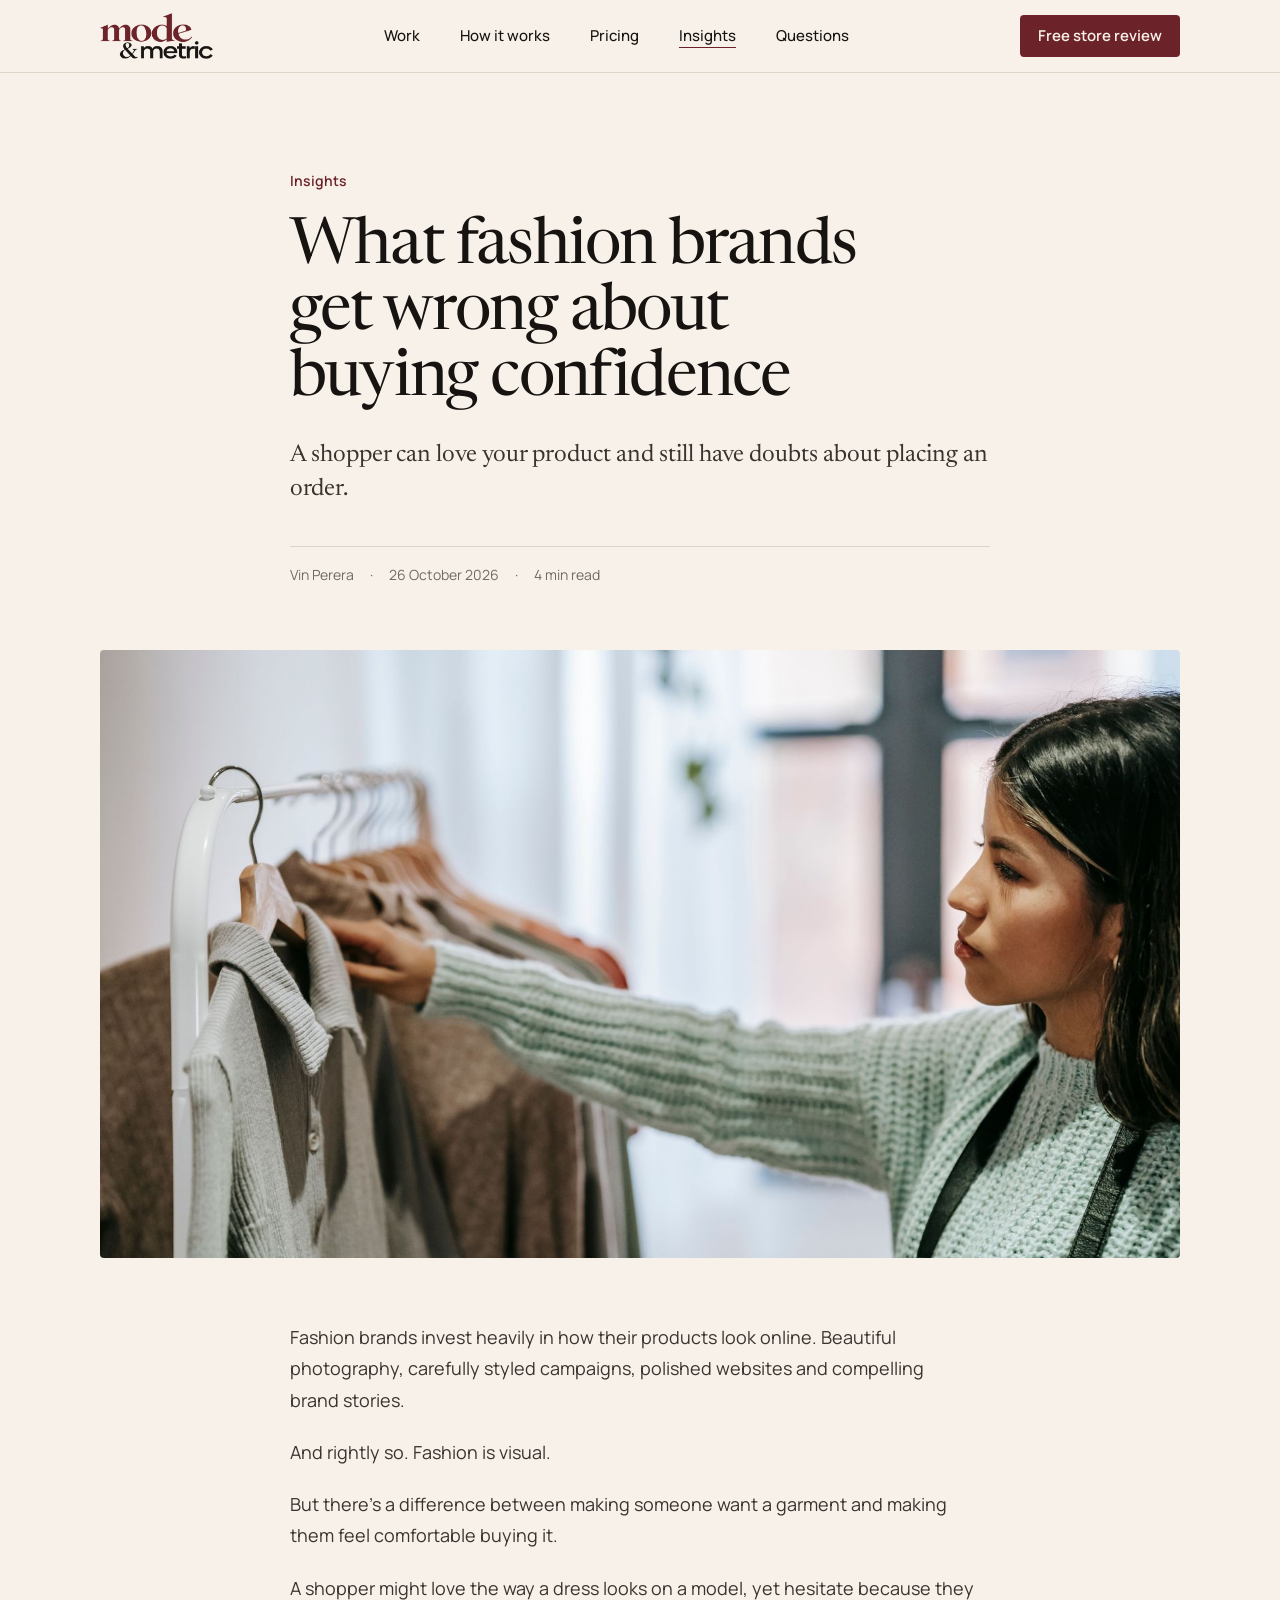
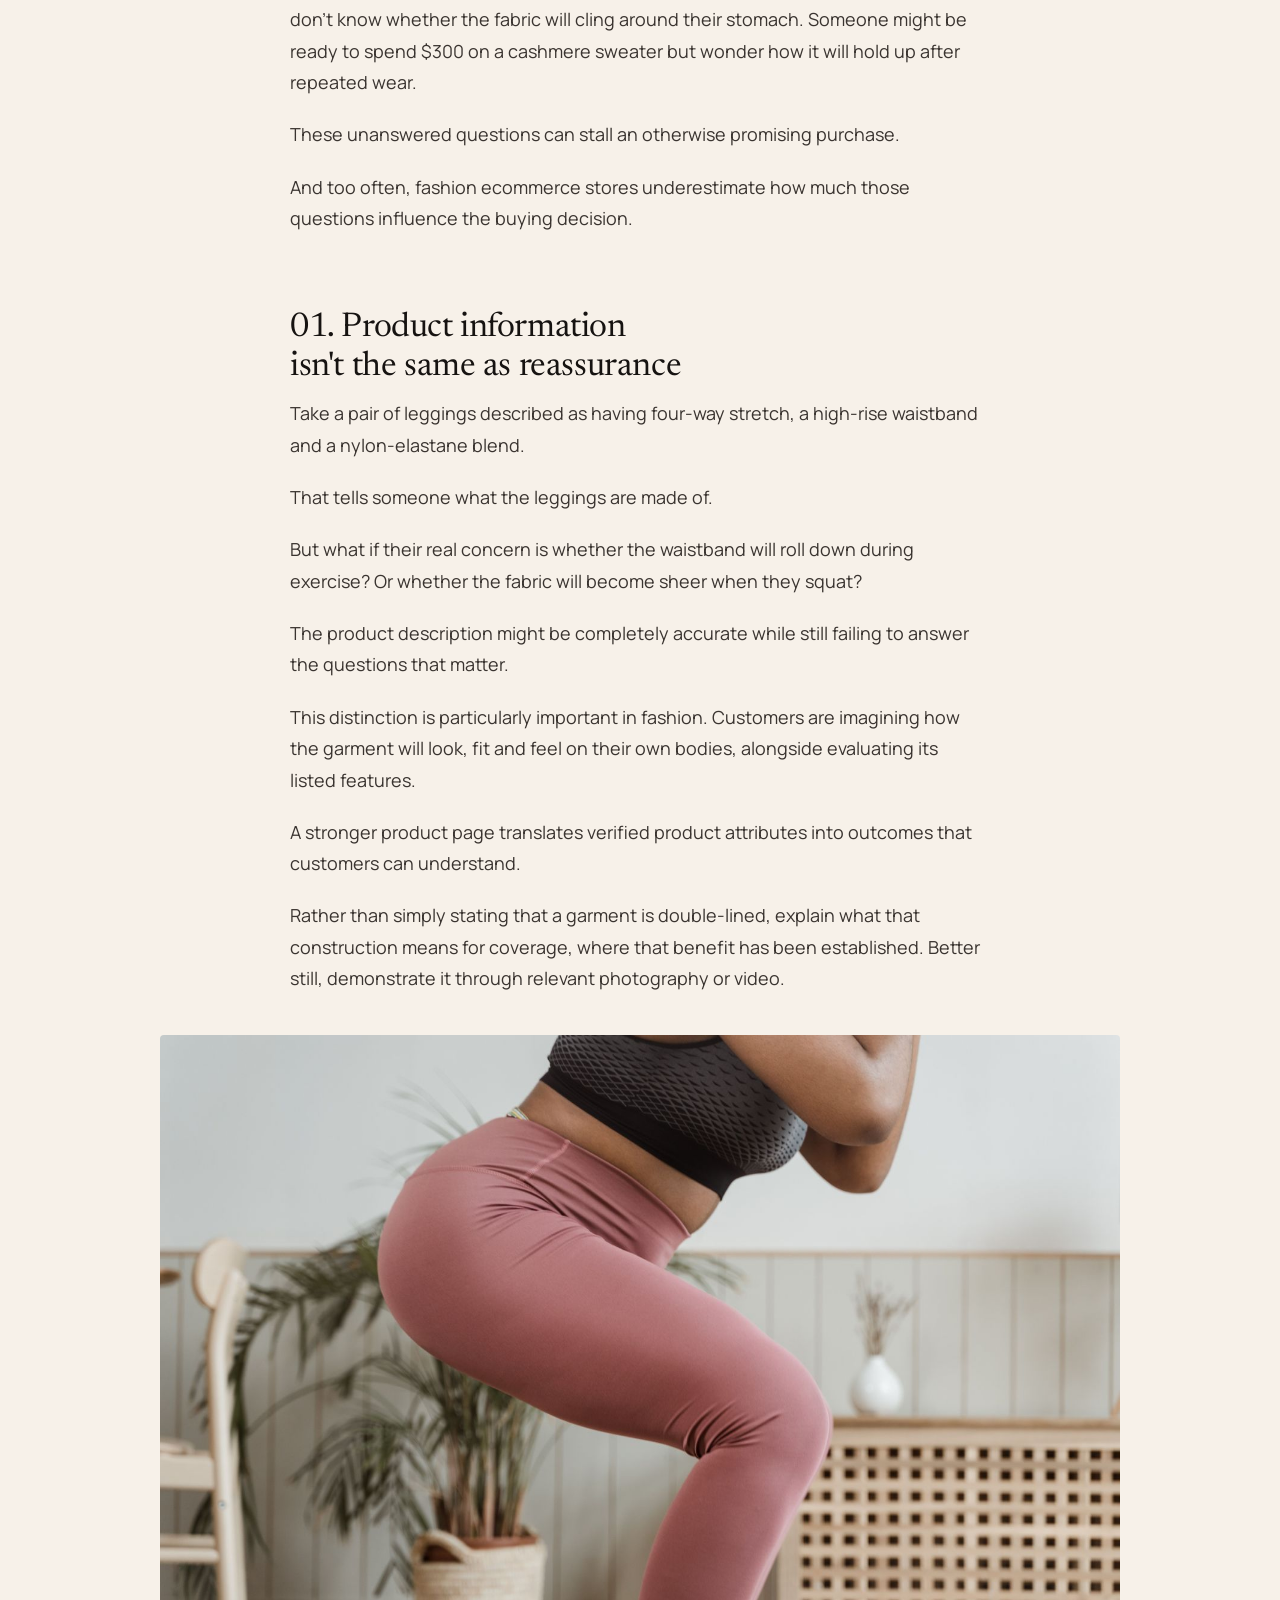
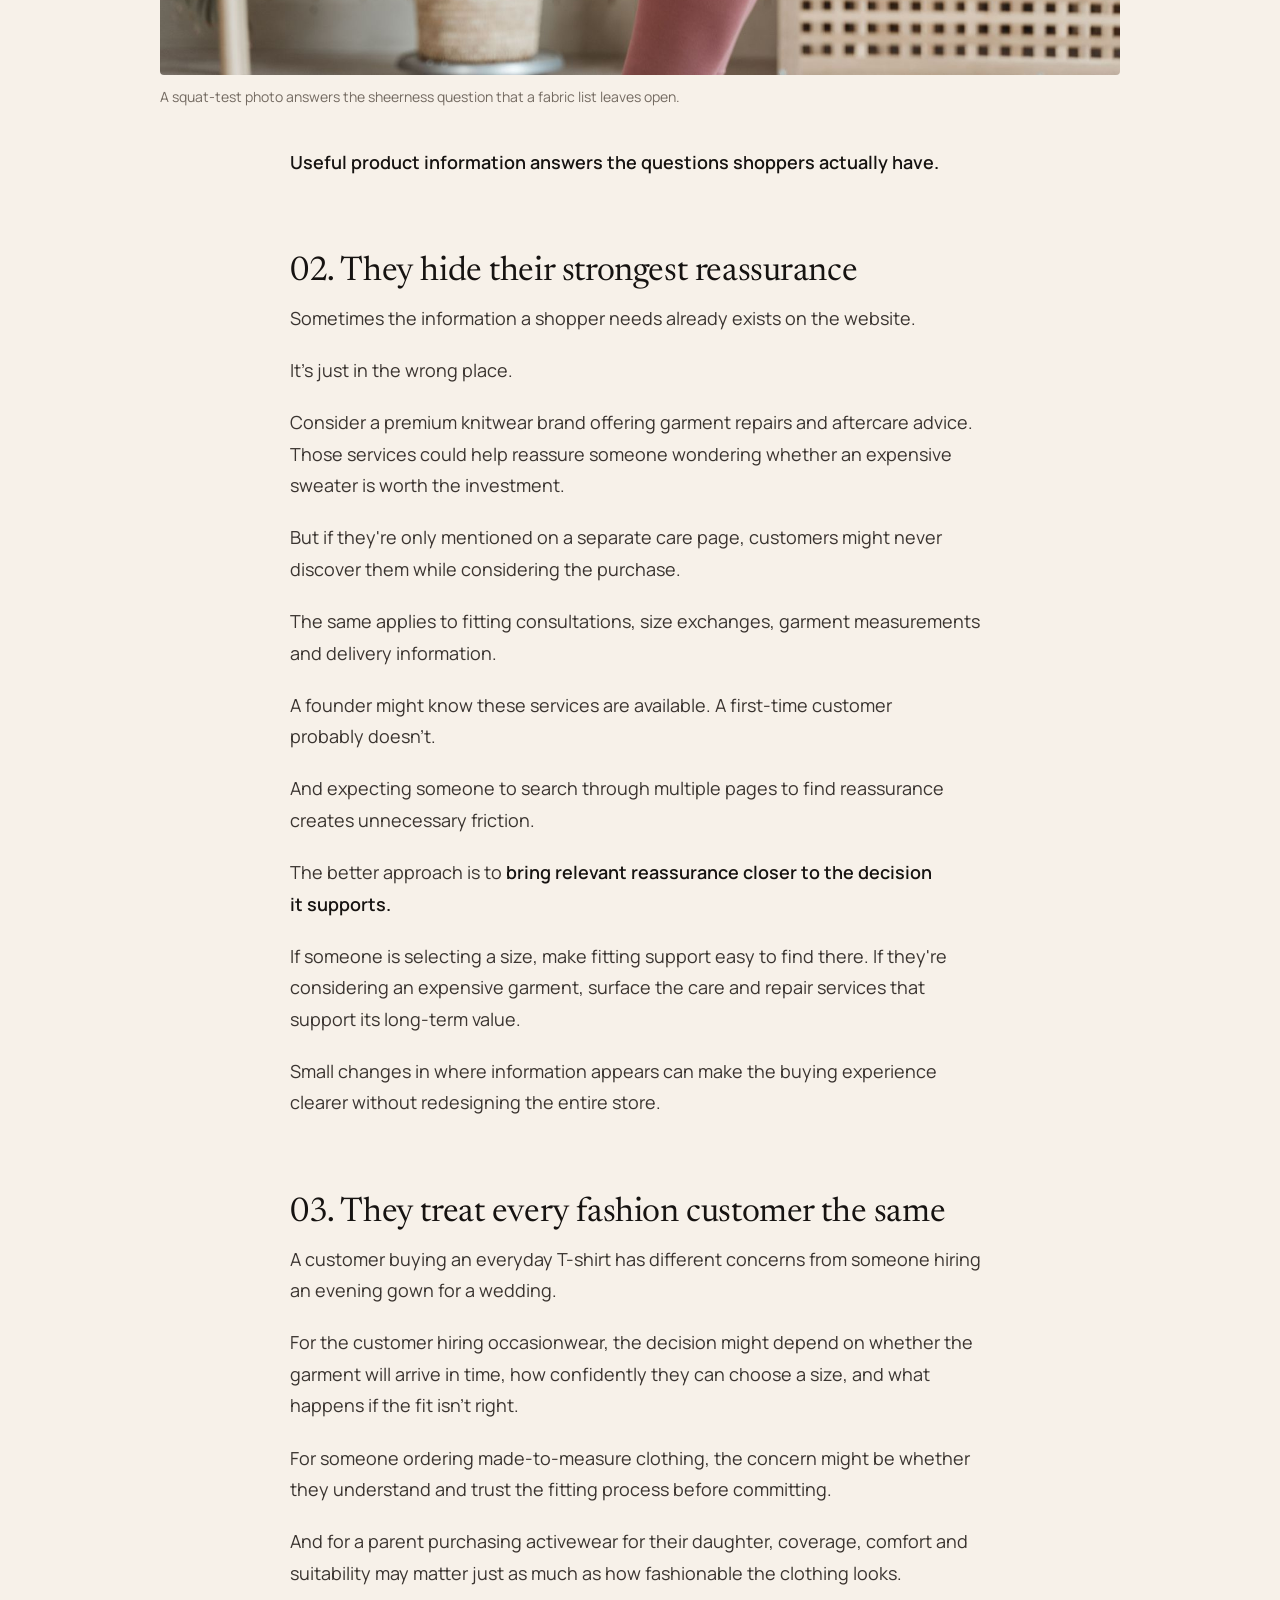
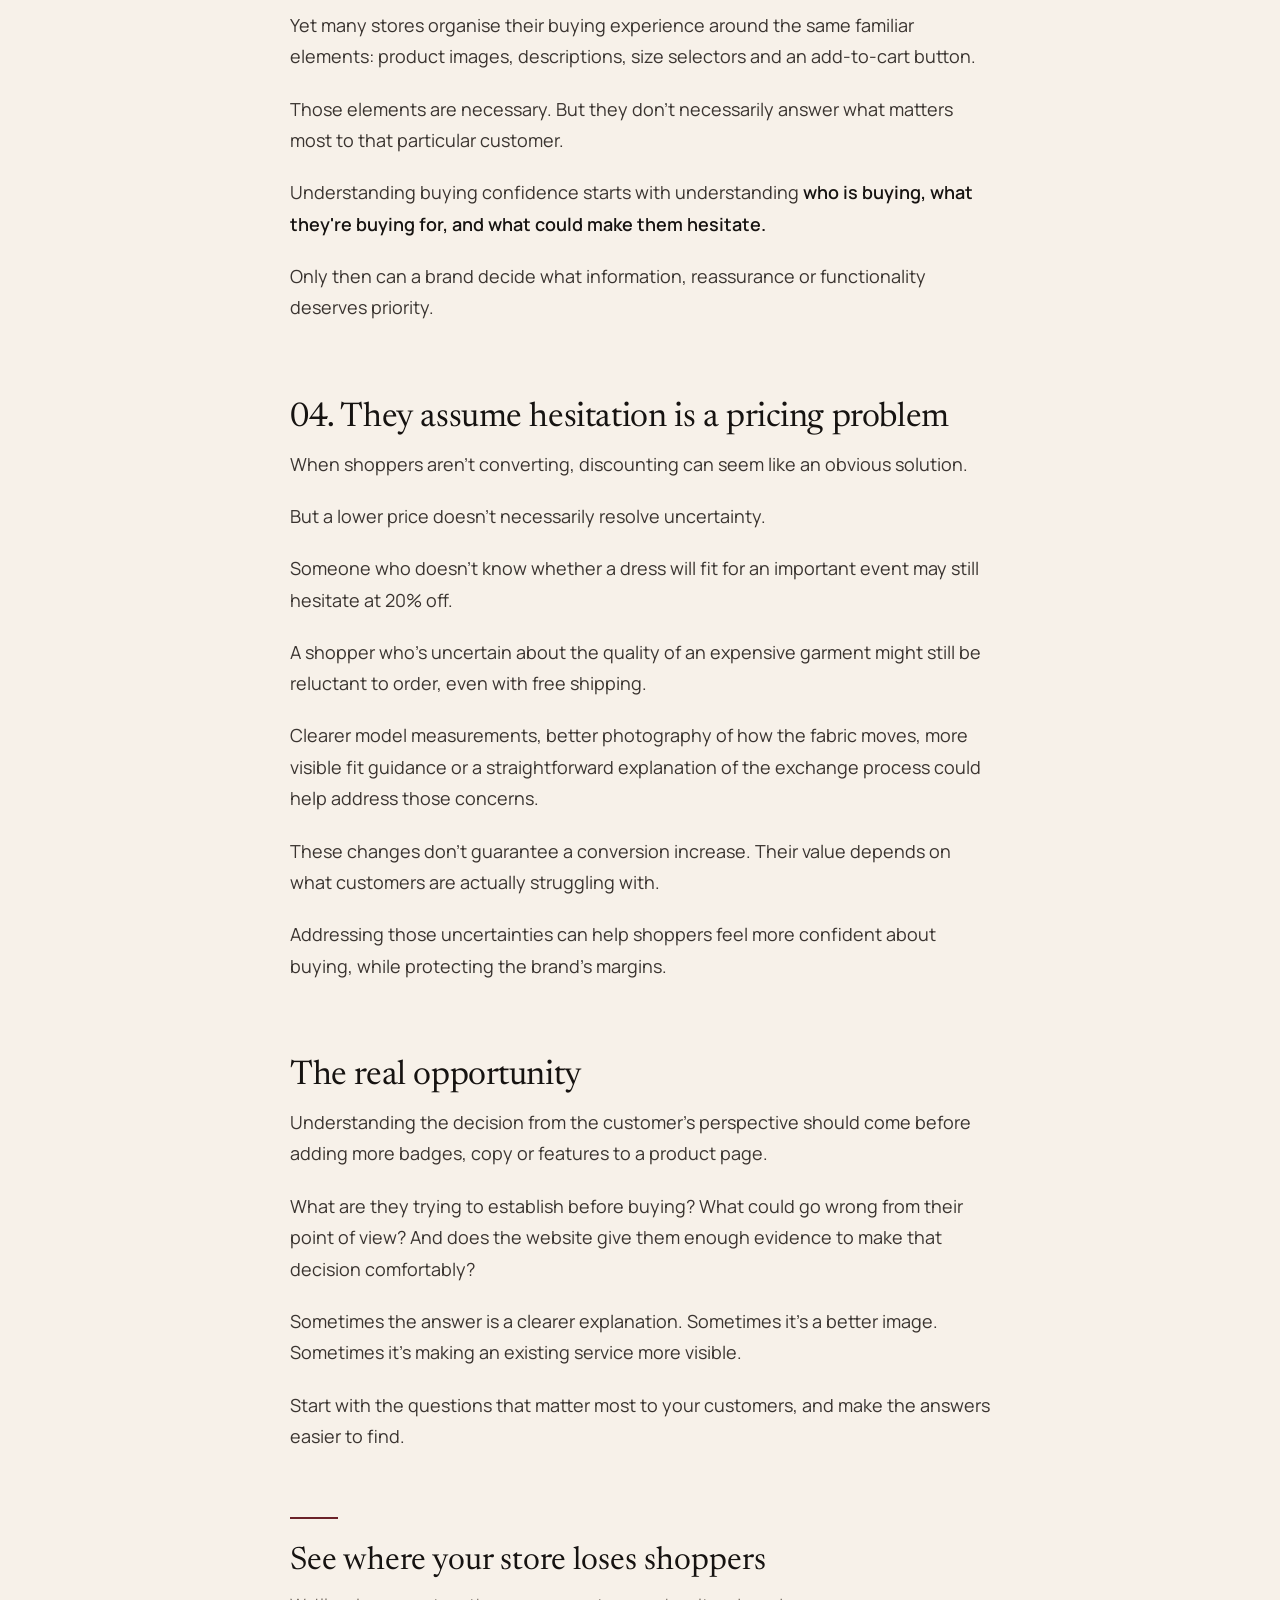
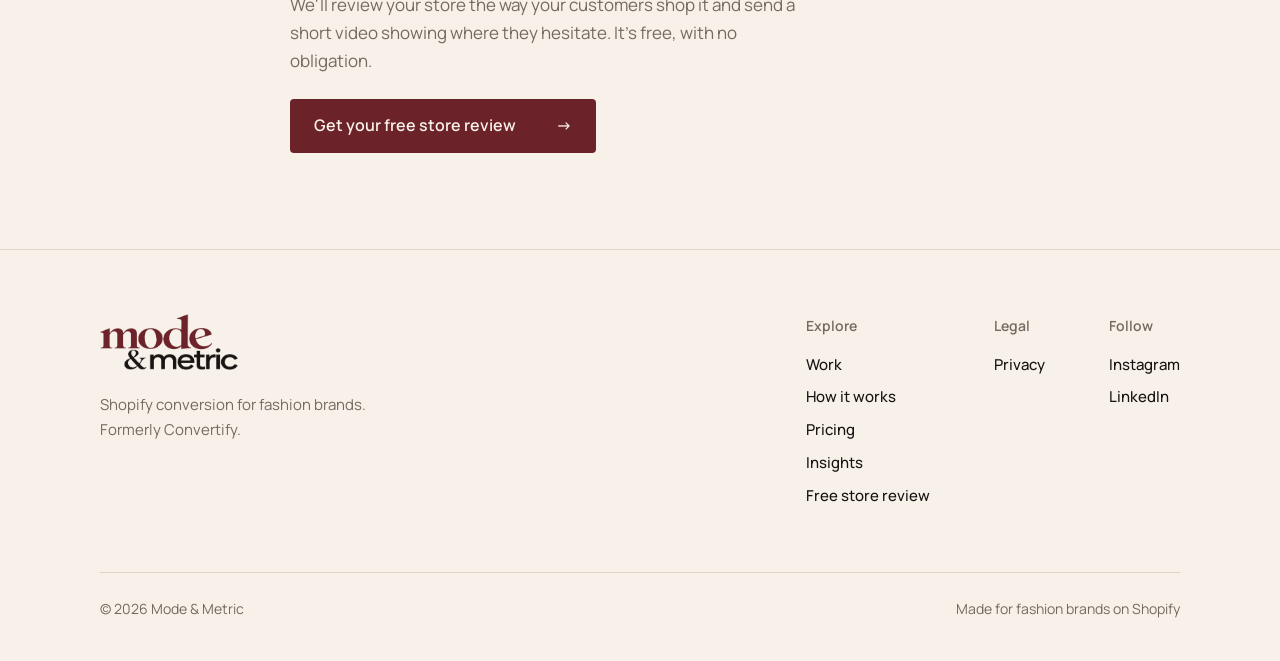
<file: insights/fashion-buying-confidence/index.html>
<!doctype html>
<html lang="en-AU">
<head>
<meta charset="utf-8">
<meta name="viewport" content="width=device-width, initial-scale=1">
<title>What fashion brands get wrong about buying confidence | Mode &amp; Metric</title>
<meta name="description" content="Shoppers hesitate when a product page leaves their questions unanswered. Four mistakes fashion brands make with buying confidence, and what to change instead.">
<link rel="canonical" href="https://modeandmetric.com/insights/fashion-buying-confidence/">
<meta property="og:type" content="article">
<meta property="og:site_name" content="Mode &amp; Metric">
<meta property="og:url" content="https://modeandmetric.com/insights/fashion-buying-confidence/">
<meta property="og:title" content="What fashion brands get wrong about buying confidence">
<meta property="og:description" content="Shoppers hesitate when a product page leaves their questions unanswered. Four mistakes fashion brands make with buying confidence, and what to change instead.">
<meta property="og:image" content="https://modeandmetric.com/assets/images/insights/fashion-buying-confidence/shopper-browsing-knitwear.jpg">
<meta property="article:published_time" content="2026-10-26">
<meta name="twitter:card" content="summary_large_image">
<link rel="icon" type="image/png" sizes="64x64" href="../../assets/brand/favicon.png">
<link rel="apple-touch-icon" sizes="180x180" href="../../assets/brand/apple-touch-icon.png">
<meta name="theme-color" content="#F7F1E9">
<link rel="preconnect" href="https://fonts.googleapis.com">
<link rel="preconnect" href="https://fonts.gstatic.com" crossorigin>
<link href="https://fonts.googleapis.com/css2?family=Manrope:wght@400;500;600&family=Newsreader:ital,opsz,wght@0,6..72,300..500;1,6..72,300..500&display=swap" rel="stylesheet">
<link rel="stylesheet" href="../../assets/css/site.css">
<script src="../../assets/js/site.js" defer></script>
<script type="application/ld+json">
{
  "@context": "https://schema.org",
  "@graph": [
    {
      "@type": "BlogPosting",
      "headline": "What fashion brands get wrong about buying confidence",
      "description": "Shoppers hesitate when a product page leaves their questions unanswered. Four mistakes fashion brands make with buying confidence, and what to change instead.",
      "image": "https://modeandmetric.com/assets/images/insights/fashion-buying-confidence/shopper-browsing-knitwear.jpg",
      "datePublished": "2026-10-26",
      "dateModified": "2026-10-26",
      "author": { "@type": "Person", "name": "Vin Perera", "url": "https://www.linkedin.com/in/v-perera/" },
      "publisher": { "@type": "Organization", "name": "Mode & Metric", "url": "https://modeandmetric.com/", "logo": { "@type": "ImageObject", "url": "https://modeandmetric.com/assets/brand/mark-512.png" } },
      "mainEntityOfPage": "https://modeandmetric.com/insights/fashion-buying-confidence/"
    },
    {
      "@type": "BreadcrumbList",
      "itemListElement": [
        { "@type": "ListItem", "position": 1, "name": "Home", "item": "https://modeandmetric.com/" },
        { "@type": "ListItem", "position": 2, "name": "Insights", "item": "https://modeandmetric.com/insights/" },
        { "@type": "ListItem", "position": 3, "name": "What fashion brands get wrong about buying confidence" }
      ]
    }
  ]
}
</script>
</head>
<body>
<a class="skip" href="#main">Skip to content</a>

<header class="nav">
  <div class="wrap">
    <a class="wordmark" href="/" aria-label="Mode &amp; Metric, home"><img src="../../assets/brand/wordmark.png" width="393" height="160" alt="Mode &amp; Metric"></a>
    <button class="nav-toggle" type="button" aria-expanded="false" aria-controls="nav-links" aria-label="Menu"><span></span><span></span></button>
    <nav class="nav-links" id="nav-links" aria-label="Main">
      <a href="/#results">Work</a>
      <a href="/#how-it-works">How it works</a>
      <a href="/#pricing">Pricing</a>
      <a href="/insights/" aria-current="page">Insights</a>
      <a href="/#questions">Questions</a>
    </nav>
    <a class="btn btn-primary btn-sm" href="/#review"><span>Free <span class="nav-cta-long">store </span>review</span></a>
  </div>
</header>

<main id="main">
  <article class="article">
    <div class="wrap">
      <header class="article-head article-col">
        <p class="article-kicker"><a href="/insights/">Insights</a></p>
        <h1 class="display">What fashion brands get wrong about buying confidence</h1>
        <p class="article-dek">A shopper can love your product and still have doubts about placing an order.</p>
        <p class="article-meta">
          <span>Vin Perera</span>
          <time datetime="2026-10-26">26 October 2026</time>
          <span>4 min read</span>
        </p>
      </header>

      <figure class="article-hero" style="--ar: 16 / 9">
        <img src="../../assets/images/insights/fashion-buying-confidence/shopper-browsing-knitwear.jpg" width="1600" height="900" alt="A woman in a mint knit jumper looks closely at knitwear hanging on a clothing rack" fetchpriority="high" decoding="async">
      </figure>

      <div class="article-body article-col">
        <p>Fashion brands invest heavily in how their products look online. Beautiful photography, carefully styled campaigns, polished websites and compelling brand stories.</p>
        <p>And rightly so. Fashion is visual.</p>
        <p>But there's a difference between making someone want a garment and making them feel comfortable buying it.</p>
        <p>A shopper might love the way a dress looks on a model, yet hesitate because they don't know whether the fabric will cling around their stomach. Someone might be ready to spend $300 on a cashmere sweater but wonder how it will hold up after repeated wear.</p>
        <p>These unanswered questions can stall an otherwise promising purchase.</p>
        <p>And too often, fashion ecommerce stores underestimate how much those questions influence the buying decision.</p>

        <h2>01. Product information isn't the same as reassurance</h2>
        <p>Take a pair of leggings described as having four-way stretch, a high-rise waistband and a nylon-elastane blend.</p>
        <p>That tells someone what the leggings are made of.</p>
        <p>But what if their real concern is whether the waistband will roll down during exercise? Or whether the fabric will become sheer when they squat?</p>
        <p>The product description might be completely accurate while still failing to answer the questions that matter.</p>
        <p>This distinction is particularly important in fashion. Customers are imagining how the garment will look, fit and feel on their own bodies, alongside evaluating its listed features.</p>
        <p>A stronger product page translates verified product attributes into outcomes that customers can understand.</p>
        <p>Rather than simply stating that a garment is double-lined, explain what that construction means for coverage, where that benefit has been established. Better still, demonstrate it through relevant photography or video.</p>
        <figure class="figure-wide">
          <img src="../../assets/images/insights/fashion-buying-confidence/leggings-squat.jpg" width="1600" height="1067" alt="Side view of a woman in a deep squat wearing dusty pink high-waisted leggings that stay opaque" loading="lazy" decoding="async">
          <figcaption>A squat-test photo answers the sheerness question that a fabric list leaves open.</figcaption>
        </figure>
        <p><b>Useful product information answers the questions shoppers actually have.</b></p>

        <h2>02. They hide their strongest reassurance</h2>
        <p>Sometimes the information a shopper needs already exists on the website.</p>
        <p>It's just in the wrong place.</p>
        <p>Consider a premium knitwear brand offering garment repairs and aftercare advice. Those services could help reassure someone wondering whether an expensive sweater is worth the investment.</p>
        <p>But if they're only mentioned on a separate care page, customers might never discover them while considering the purchase.</p>
        <p>The same applies to fitting consultations, size exchanges, garment measurements and delivery information.</p>
        <p>A founder might know these services are available. A first-time customer probably doesn't.</p>
        <p>And expecting someone to search through multiple pages to find reassurance creates unnecessary friction.</p>
        <p>The better approach is to <b>bring relevant reassurance closer to the decision it supports.</b></p>
        <p>If someone is selecting a size, make fitting support easy to find there. If they're considering an expensive garment, surface the care and repair services that support its long-term value.</p>
        <p>Small changes in where information appears can make the buying experience clearer without redesigning the entire store.</p>

        <h2>03. They treat every fashion customer the same</h2>
        <p>A customer buying an everyday T-shirt has different concerns from someone hiring an evening gown for a wedding.</p>
        <p>For the customer hiring occasionwear, the decision might depend on whether the garment will arrive in time, how confidently they can choose a size, and what happens if the fit isn't right.</p>
        <p>For someone ordering made-to-measure clothing, the concern might be whether they understand and trust the fitting process before committing.</p>
        <p>And for a parent purchasing activewear for their daughter, coverage, comfort and suitability may matter just as much as how fashionable the clothing looks.</p>
        <p>Yet many stores organise their buying experience around the same familiar elements: product images, descriptions, size selectors and an add-to-cart button.</p>
        <p>Those elements are necessary. But they don't necessarily answer what matters most to that particular customer.</p>
        <p>Understanding buying confidence starts with understanding <b>who is buying, what they're buying for, and what could make them hesitate.</b></p>
        <p>Only then can a brand decide what information, reassurance or functionality deserves priority.</p>

        <h2>04. They assume hesitation is a pricing problem</h2>
        <p>When shoppers aren't converting, discounting can seem like an obvious solution.</p>
        <p>But a lower price doesn't necessarily resolve uncertainty.</p>
        <p>Someone who doesn't know whether a dress will fit for an important event may still hesitate at 20% off.</p>
        <p>A shopper who's uncertain about the quality of an expensive garment might still be reluctant to order, even with free shipping.</p>
        <p>Clearer model measurements, better photography of how the fabric moves, more visible fit guidance or a straightforward explanation of the exchange process could help address those concerns.</p>
        <p>These changes don't guarantee a conversion increase. Their value depends on what customers are actually struggling with.</p>
        <p>Addressing those uncertainties can help shoppers feel more confident about buying, while protecting the brand's margins.</p>

        <h2>The real opportunity</h2>
        <p>Understanding the decision from the customer's perspective should come before adding more badges, copy or features to a product page.</p>
        <p>What are they trying to establish before buying? What could go wrong from their point of view? And does the website give them enough evidence to make that decision comfortably?</p>
        <p>Sometimes the answer is a clearer explanation. Sometimes it's a better image. Sometimes it's making an existing service more visible.</p>
        <p>Start with the questions that matter most to your customers, and make the answers easier to find.</p>
      </div>

      <aside class="article-cta article-col" aria-labelledby="cta-heading">
        <h2 id="cta-heading">See where your store loses shoppers</h2>
        <p>We'll review your store the way your customers shop it and send a short video showing where they hesitate. It's free, with no obligation.</p>
        <a class="btn btn-primary" href="/#review">Get your free store review <span aria-hidden="true">&rarr;</span></a>
      </aside>
    </div>
  </article>
</main>

<footer class="footer">
  <div class="wrap">
    <div class="footer-top">
      <div>
        <a class="wordmark" href="/"><img src="../../assets/brand/wordmark.png" width="393" height="160" alt="Mode &amp; Metric"></a>
        <p class="footer-tag">Shopify conversion for fashion brands. Formerly Convertify.</p>
      </div>
      <div class="footer-cols">
        <div>
          <h2>Explore</h2>
          <ul>
            <li><a href="/#results">Work</a></li>
            <li><a href="/#how-it-works">How it works</a></li>
            <li><a href="/#pricing">Pricing</a></li>
            <li><a href="/insights/">Insights</a></li>
            <li><a href="/#review">Free store review</a></li>
          </ul>
        </div>
        <div>
          <h2>Legal</h2>
          <ul>
            <li><a href="/privacy.html">Privacy</a></li>
          </ul>
        </div>
        <div>
          <h2>Follow</h2>
          <ul>
            <li><a href="https://www.instagram.com/modeandmetric/">Instagram</a></li>
            <li><a href="https://www.linkedin.com/in/v-perera/">LinkedIn</a></li>
          </ul>
        </div>
      </div>
    </div>
    <div class="footer-bottom">
      <span>&copy; 2026 Mode &amp; Metric</span>
      <span>Made for fashion brands on Shopify</span>
    </div>
  </div>
</footer>
</body>
</html>
</file>
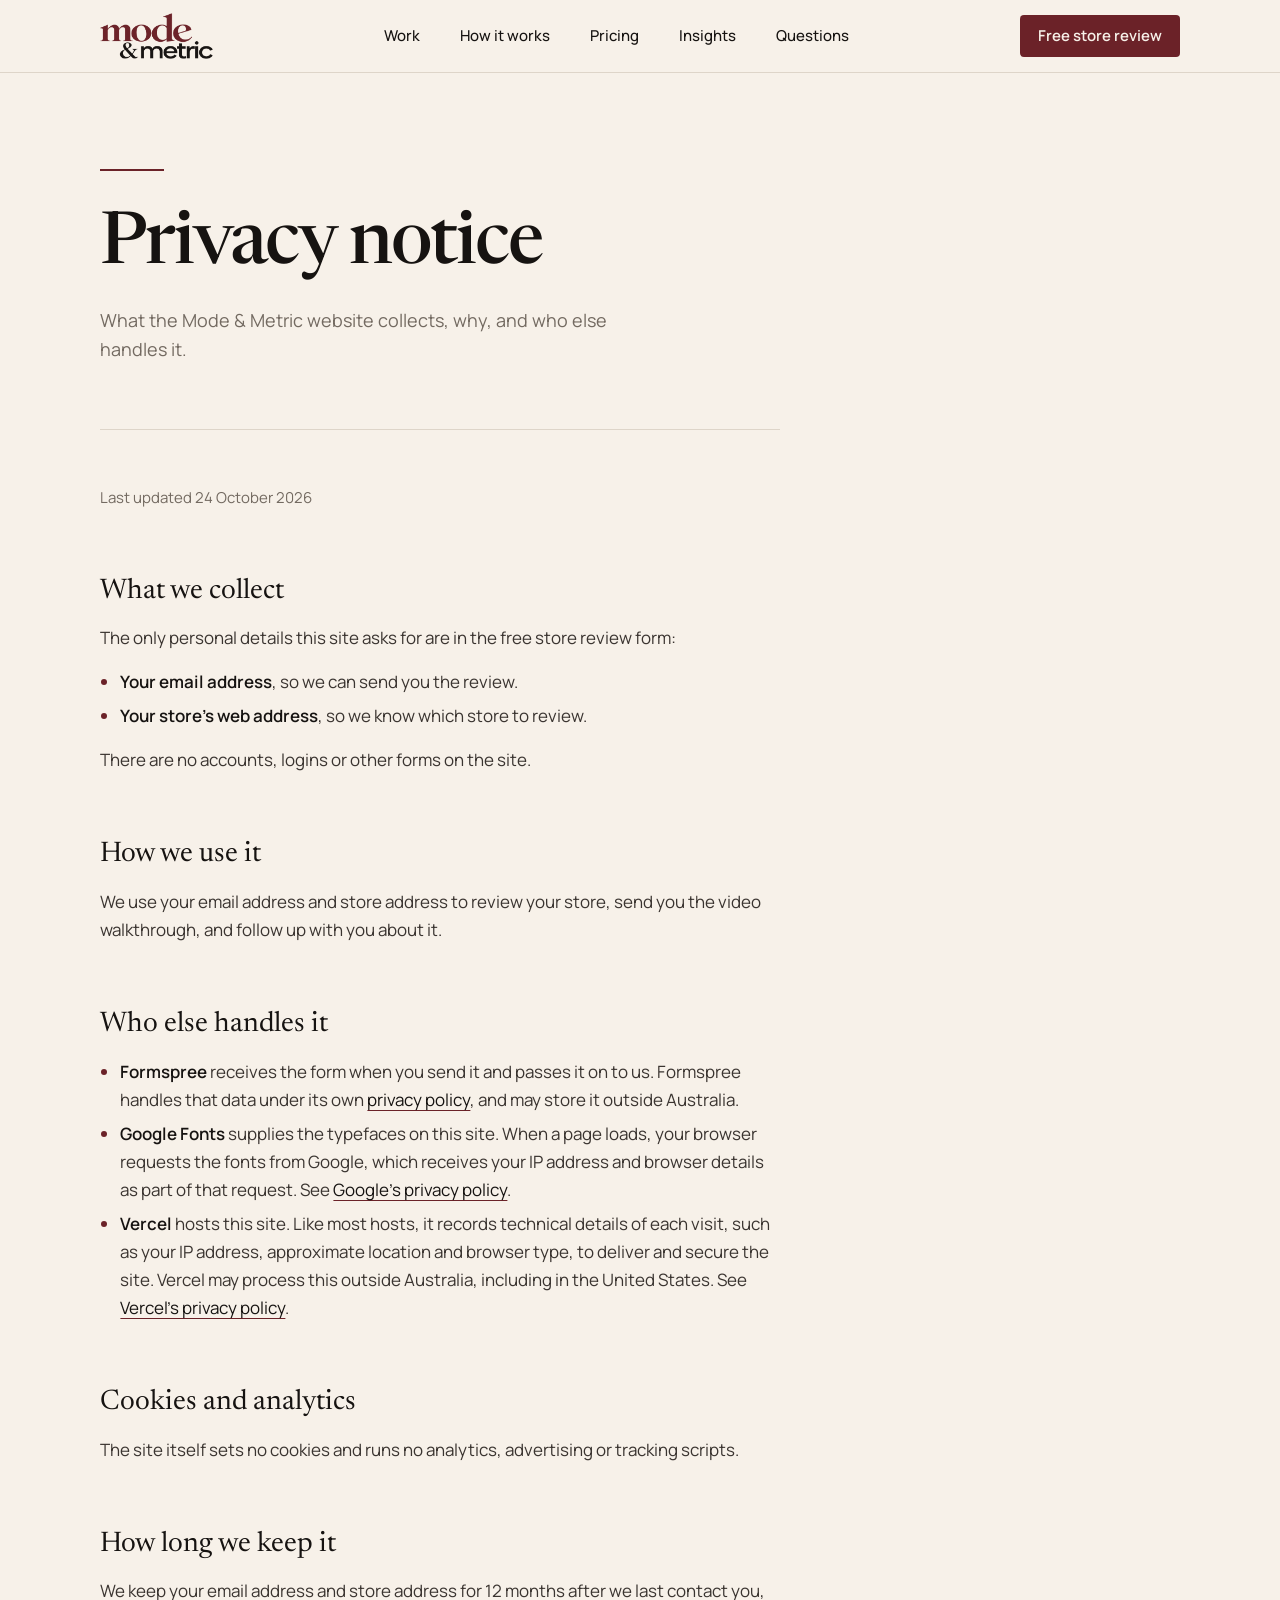
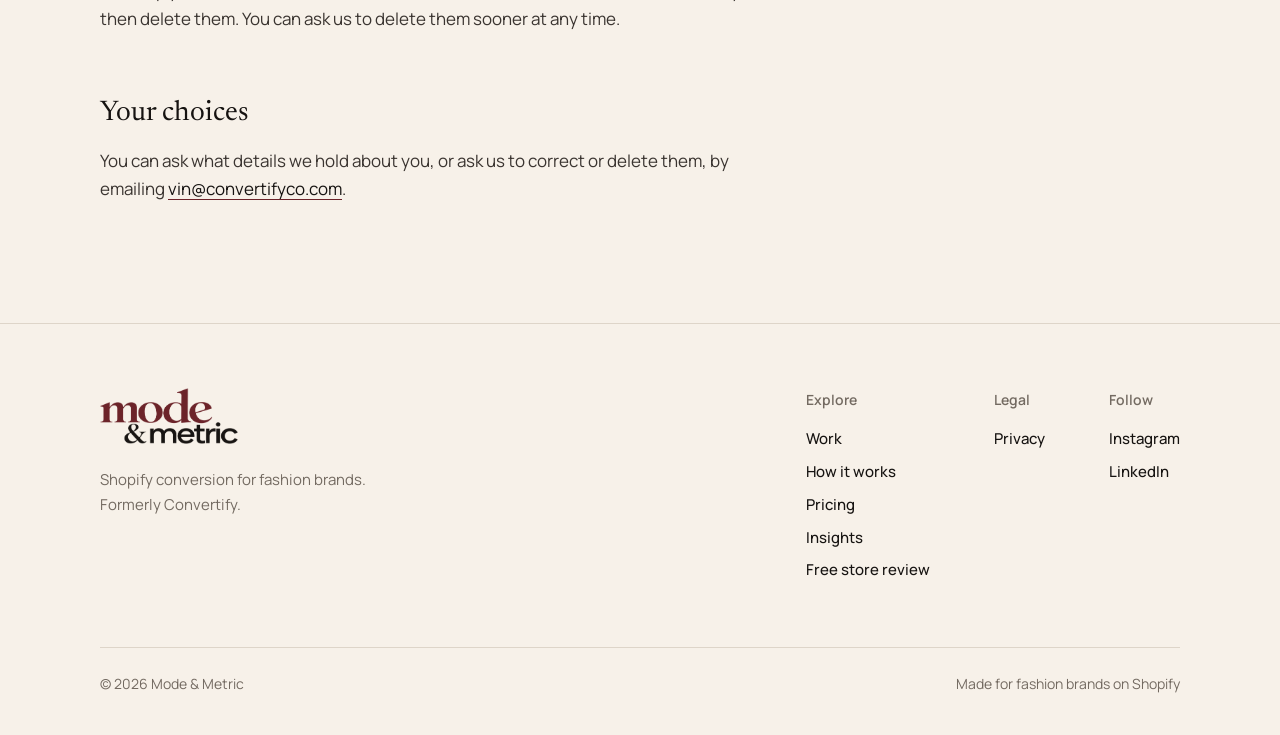
<file: privacy.html>
<!doctype html>
<html lang="en-AU">
<head>
<meta charset="utf-8">
<meta name="viewport" content="width=device-width, initial-scale=1">
<title>Privacy notice | Mode &amp; Metric</title>
<meta name="description" content="How the Mode &amp; Metric website handles the details you send us.">
<link rel="canonical" href="https://modeandmetric.com/privacy.html">
<link rel="icon" type="image/png" sizes="64x64" href="assets/brand/favicon.png">
<link rel="apple-touch-icon" sizes="180x180" href="assets/brand/apple-touch-icon.png">
<meta name="theme-color" content="#F7F1E9">
<link rel="preconnect" href="https://fonts.googleapis.com">
<link rel="preconnect" href="https://fonts.gstatic.com" crossorigin>
<link href="https://fonts.googleapis.com/css2?family=Manrope:wght@400;500;600&family=Newsreader:ital,opsz,wght@0,6..72,300..500;1,6..72,300..500&display=swap" rel="stylesheet">
<link rel="stylesheet" href="assets/css/site.css">
<script src="assets/js/site.js" defer></script>
</head>
<body>
<a class="skip" href="#main">Skip to content</a>

<header class="nav">
  <div class="wrap">
    <a class="wordmark" href="index.html" aria-label="Mode &amp; Metric, home"><img src="assets/brand/wordmark.png" width="393" height="160" alt="Mode &amp; Metric"></a>
    <button class="nav-toggle" type="button" aria-expanded="false" aria-controls="nav-links" aria-label="Menu"><span></span><span></span></button>
    <nav class="nav-links" id="nav-links" aria-label="Main">
      <a href="index.html#results">Work</a>
      <a href="index.html#how-it-works">How it works</a>
      <a href="index.html#pricing">Pricing</a>
      <a href="/insights/">Insights</a>
      <a href="index.html#questions">Questions</a>
    </nav>
    <a class="btn btn-primary btn-sm" href="index.html#review"><span>Free <span class="nav-cta-long">store </span>review</span></a>
  </div>
</header>

<!-- This notice describes only what the site's code does today (24 Oct 2026). If analytics, a
     chat widget, a new form field or a new host is added, update the matching section.
     The contact email is a stopgap until a Mode & Metric mailbox exists. -->
<main id="main" class="page">
  <div class="wrap">
    <div class="page-head">
      <h1 class="display">Privacy notice</h1>
      <p class="lede">What the Mode &amp; Metric website collects, why, and who else handles it.</p>
    </div>

    <div class="prose">
      <p class="meta">Last updated 24 October 2026</p>

      <h2>What we collect</h2>
      <p>The only personal details this site asks for are in the free store review form:</p>
      <ul>
        <li><b>Your email address</b>, so we can send you the review.</li>
        <li><b>Your store's web address</b>, so we know which store to review.</li>
      </ul>
      <p>There are no accounts, logins or other forms on the site.</p>

      <h2>How we use it</h2>
      <p>We use your email address and store address to review your store, send you the video walkthrough, and follow up with you about it.</p>

      <h2>Who else handles it</h2>
      <ul>
        <li><b>Formspree</b> receives the form when you send it and passes it on to us. Formspree handles that data under its own <a href="https://formspree.io/legal/privacy-policy/">privacy policy</a>, and may store it outside Australia.</li>
        <li><b>Google Fonts</b> supplies the typefaces on this site. When a page loads, your browser requests the fonts from Google, which receives your IP address and browser details as part of that request. See <a href="https://policies.google.com/privacy">Google's privacy policy</a>.</li>
        <li><b>Vercel</b> hosts this site. Like most hosts, it records technical details of each visit, such as your IP address, approximate location and browser type, to deliver and secure the site. Vercel may process this outside Australia, including in the United States. See <a href="https://vercel.com/legal/privacy-policy">Vercel's privacy policy</a>.</li>
      </ul>

      <h2>Cookies and analytics</h2>
      <p>The site itself sets no cookies and runs no analytics, advertising or tracking scripts.</p>

      <h2>How long we keep it</h2>
      <p>We keep your email address and store address for 12 months after we last contact you, then delete them. You can ask us to delete them sooner at any time.</p>

      <h2>Your choices</h2>
      <p>You can ask what details we hold about you, or ask us to correct or delete them, by emailing <a href="mailto:vin@convertifyco.com">vin@convertifyco.com</a>.</p>
    </div>
  </div>
</main>

<footer class="footer">
  <div class="wrap">
    <div class="footer-top">
      <div>
        <a class="wordmark" href="index.html"><img src="assets/brand/wordmark.png" width="393" height="160" alt="Mode &amp; Metric"></a>
        <p class="footer-tag">Shopify conversion for fashion brands. Formerly Convertify.</p>
      </div>
      <div class="footer-cols">
        <div>
          <h2>Explore</h2>
          <ul>
            <li><a href="index.html#results">Work</a></li>
            <li><a href="index.html#how-it-works">How it works</a></li>
            <li><a href="index.html#pricing">Pricing</a></li>
            <li><a href="/insights/">Insights</a></li>
            <li><a href="index.html#review">Free store review</a></li>
          </ul>
        </div>
        <div>
          <h2>Legal</h2>
          <ul>
            <li><a href="privacy.html" aria-current="page">Privacy</a></li>
          </ul>
        </div>
        <div>
          <h2>Follow</h2>
          <ul>
            <li><a href="https://www.instagram.com/modeandmetric/">Instagram</a></li>
            <li><a href="https://www.linkedin.com/in/v-perera/">LinkedIn</a></li>
          </ul>
        </div>
      </div>
    </div>
    <div class="footer-bottom">
      <span>&copy; 2026 Mode &amp; Metric</span>
      <span>Made for fashion brands on Shopify</span>
    </div>
  </div>
</footer>
</body>
</html>
</file>
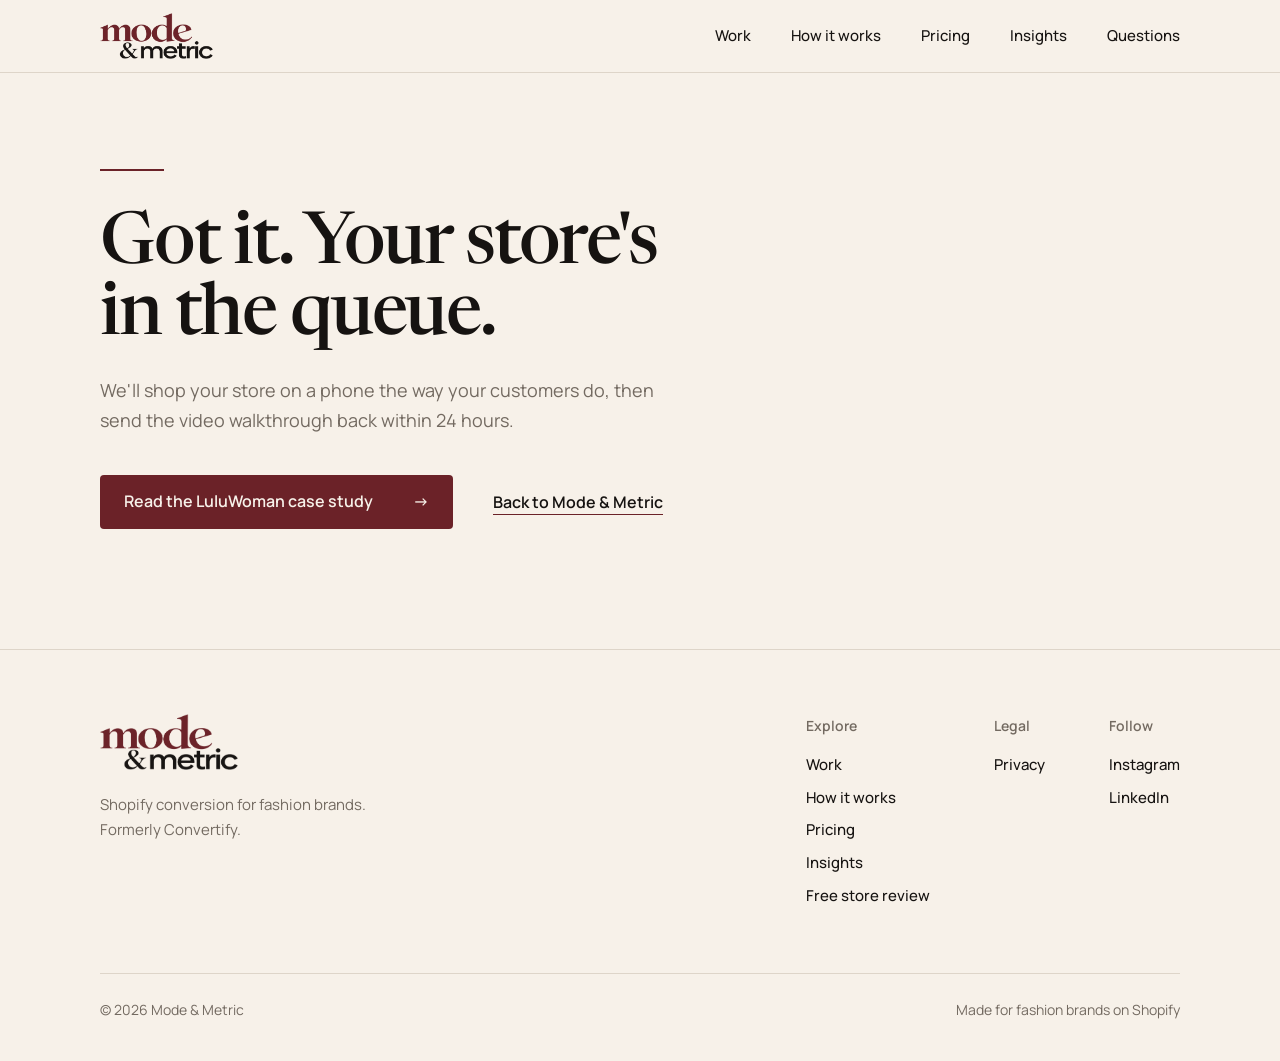
<file: thanks.html>
<!doctype html>
<html lang="en-AU">
<head>
<meta charset="utf-8">
<meta name="viewport" content="width=device-width, initial-scale=1">
<title>Request received | Mode &amp; Metric</title>
<meta name="description" content="Your free Mode &amp; Metric store review request has been received.">
<meta name="robots" content="noindex">
<link rel="icon" type="image/png" sizes="64x64" href="assets/brand/favicon.png">
<link rel="apple-touch-icon" sizes="180x180" href="assets/brand/apple-touch-icon.png">
<meta name="theme-color" content="#F7F1E9">
<link rel="preconnect" href="https://fonts.googleapis.com">
<link rel="preconnect" href="https://fonts.gstatic.com" crossorigin>
<link href="https://fonts.googleapis.com/css2?family=Manrope:wght@400;500;600&family=Newsreader:ital,opsz,wght@0,6..72,300..500;1,6..72,300..500&display=swap" rel="stylesheet">
<link rel="stylesheet" href="assets/css/site.css">
<script src="assets/js/site.js" defer></script>
</head>
<body>
<a class="skip" href="#main">Skip to content</a>

<!-- Landing page after a no-JS form submit (Formspree _next). With JS on, the form shows its
     own success message in place and visitors never see this page. -->
<header class="nav">
  <div class="wrap">
    <a class="wordmark" href="index.html" aria-label="Mode &amp; Metric, home"><img src="assets/brand/wordmark.png" width="393" height="160" alt="Mode &amp; Metric"></a>
    <button class="nav-toggle" type="button" aria-expanded="false" aria-controls="nav-links" aria-label="Menu"><span></span><span></span></button>
    <nav class="nav-links" id="nav-links" aria-label="Main">
      <a href="index.html#results">Work</a>
      <a href="index.html#how-it-works">How it works</a>
      <a href="index.html#pricing">Pricing</a>
      <a href="/insights/">Insights</a>
      <a href="index.html#questions">Questions</a>
    </nav>
  </div>
</header>

<main id="main" class="page">
  <div class="wrap">
    <div class="page-head">
      <h1 class="display">Got it. Your store's in the queue.</h1>
      <p class="lede">We'll shop your store on a phone the way your customers do, then send the video walkthrough back within 24 hours.</p>
      <div class="page-actions">
        <a class="btn btn-primary" href="work/luluwoman.html">Read the LuluWoman case study <span aria-hidden="true">&rarr;</span></a>
        <a class="link" href="index.html">Back to Mode &amp; Metric</a>
      </div>
    </div>
  </div>
</main>

<footer class="footer">
  <div class="wrap">
    <div class="footer-top">
      <div>
        <a class="wordmark" href="index.html"><img src="assets/brand/wordmark.png" width="393" height="160" alt="Mode &amp; Metric"></a>
        <p class="footer-tag">Shopify conversion for fashion brands. Formerly Convertify.</p>
      </div>
      <div class="footer-cols">
        <div>
          <h2>Explore</h2>
          <ul>
            <li><a href="index.html#results">Work</a></li>
            <li><a href="index.html#how-it-works">How it works</a></li>
            <li><a href="index.html#pricing">Pricing</a></li>
            <li><a href="/insights/">Insights</a></li>
            <li><a href="index.html#review">Free store review</a></li>
          </ul>
        </div>
        <div>
          <h2>Legal</h2>
          <ul>
            <li><a href="privacy.html">Privacy</a></li>
          </ul>
        </div>
        <div>
          <h2>Follow</h2>
          <ul>
            <li><a href="https://www.instagram.com/modeandmetric/">Instagram</a></li>
            <li><a href="https://www.linkedin.com/in/v-perera/">LinkedIn</a></li>
          </ul>
        </div>
      </div>
    </div>
    <div class="footer-bottom">
      <span>&copy; 2026 Mode &amp; Metric</span>
      <span>Made for fashion brands on Shopify</span>
    </div>
  </div>
</footer>
</body>
</html>
</file>
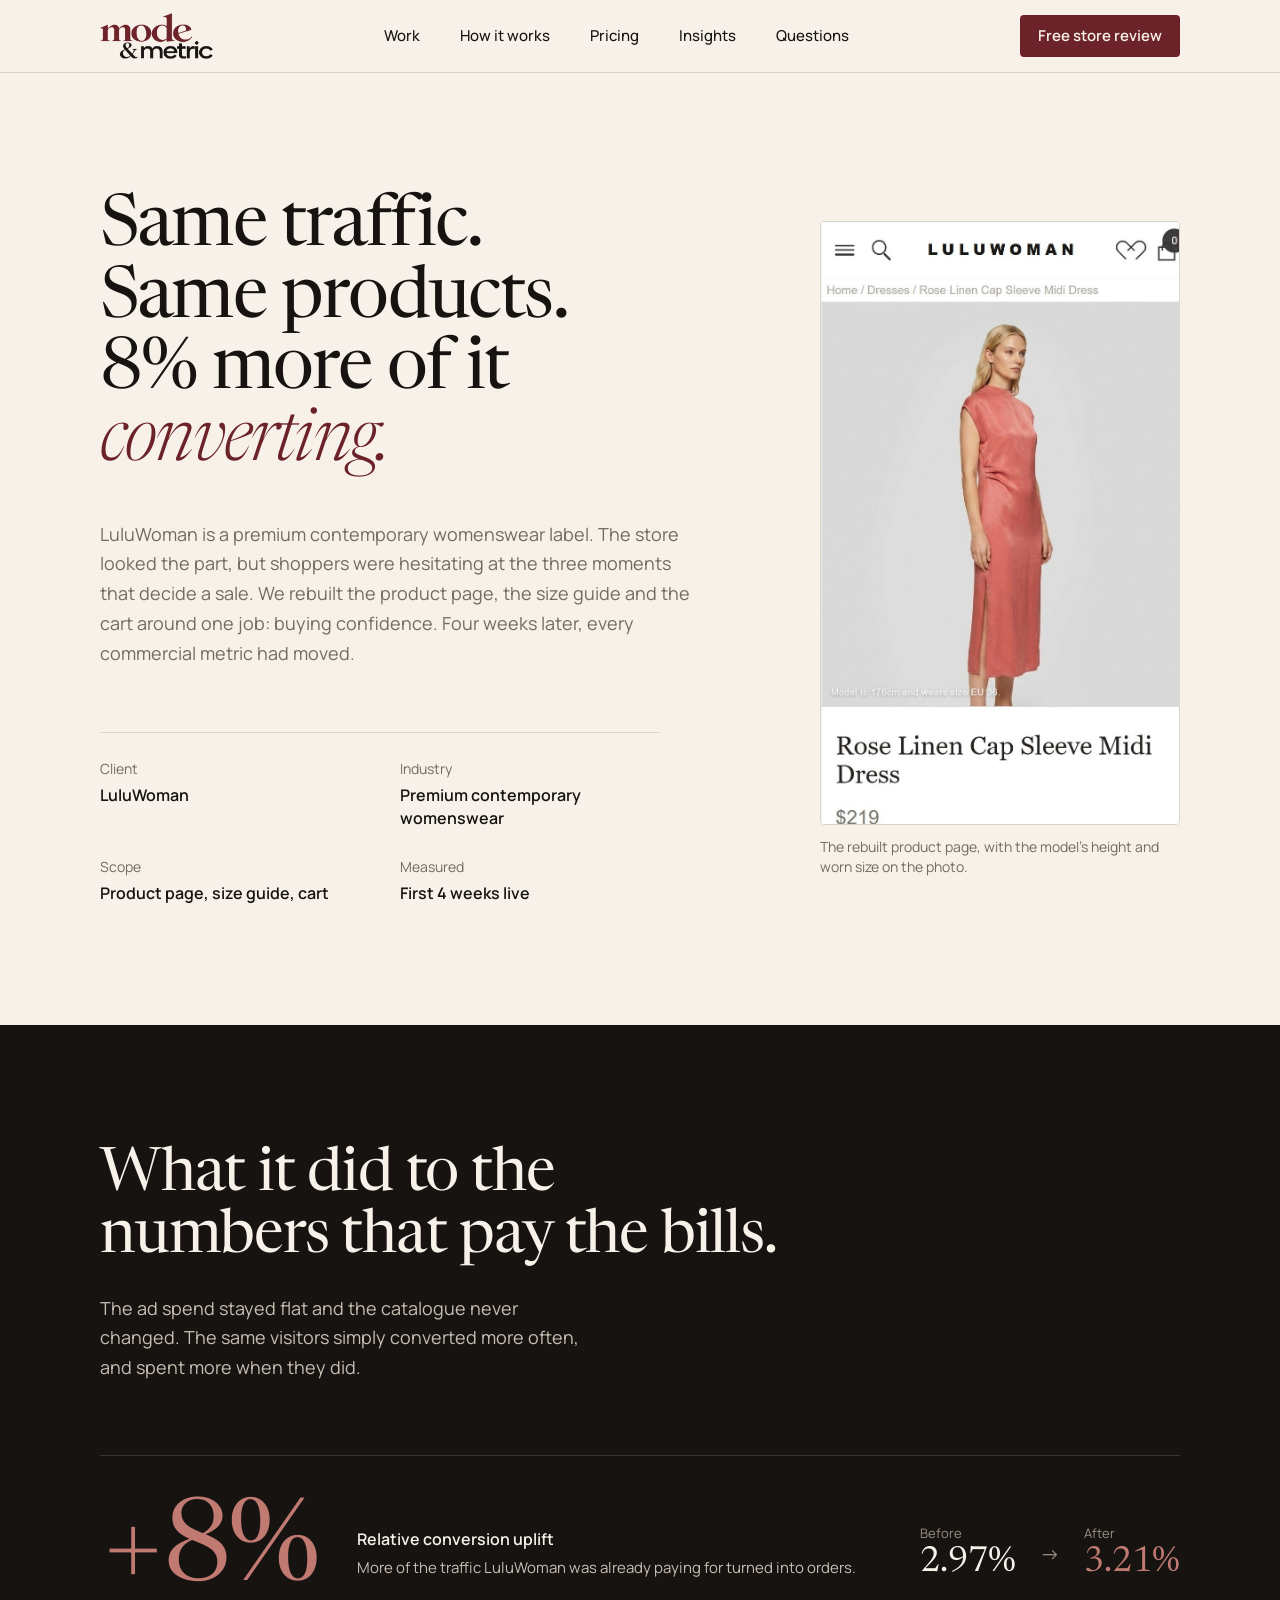
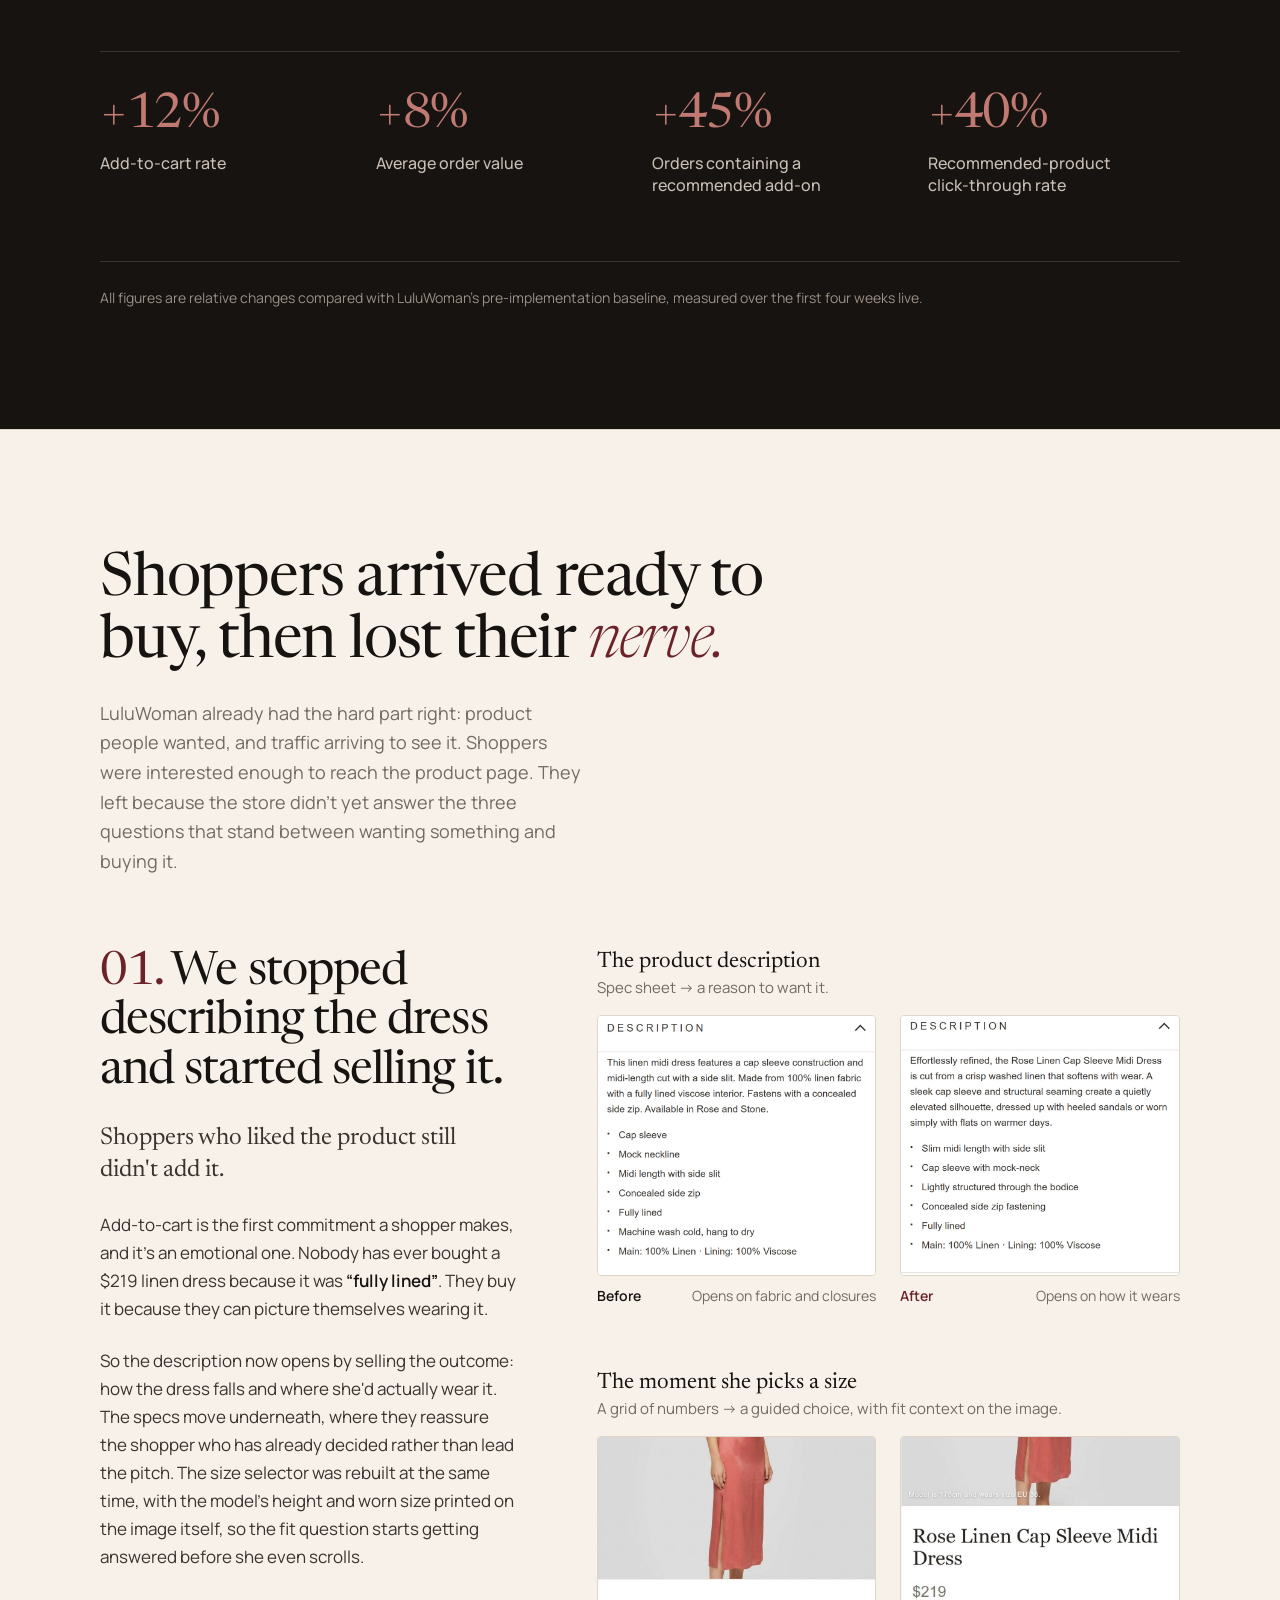
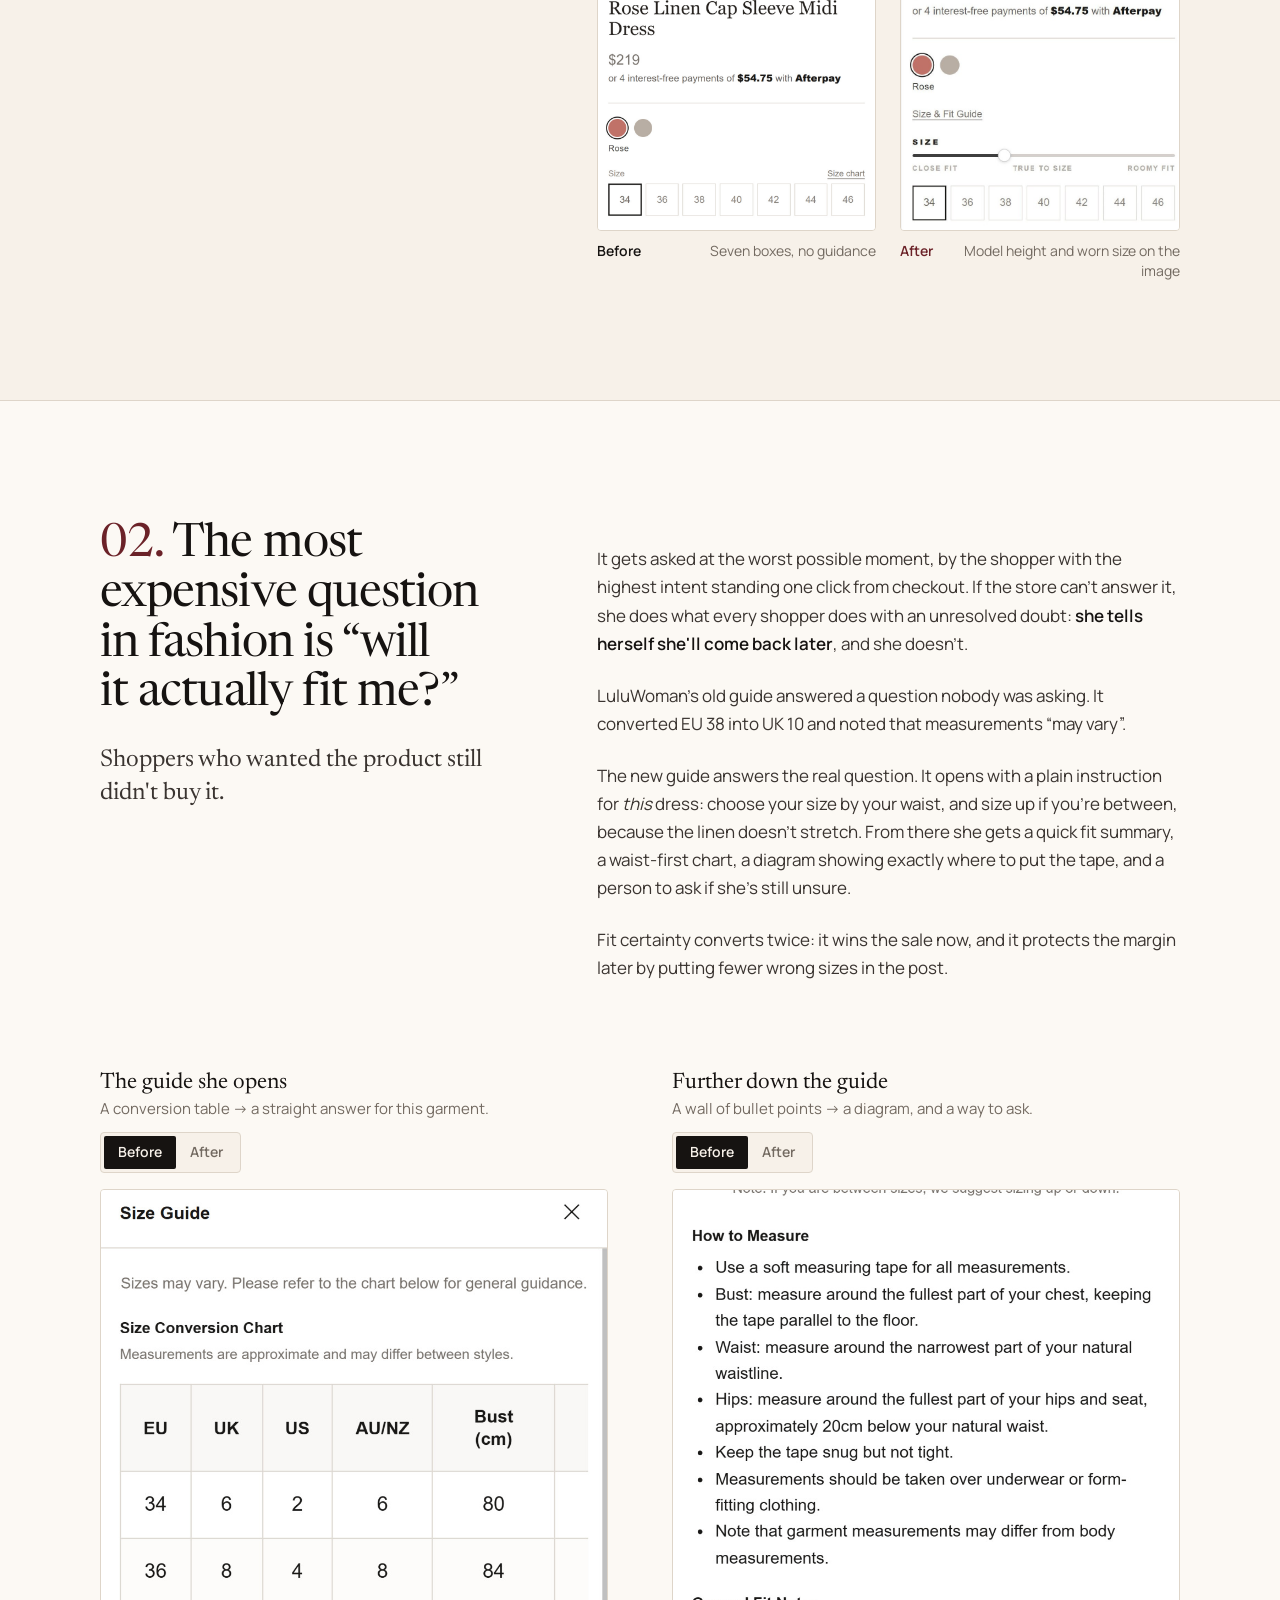
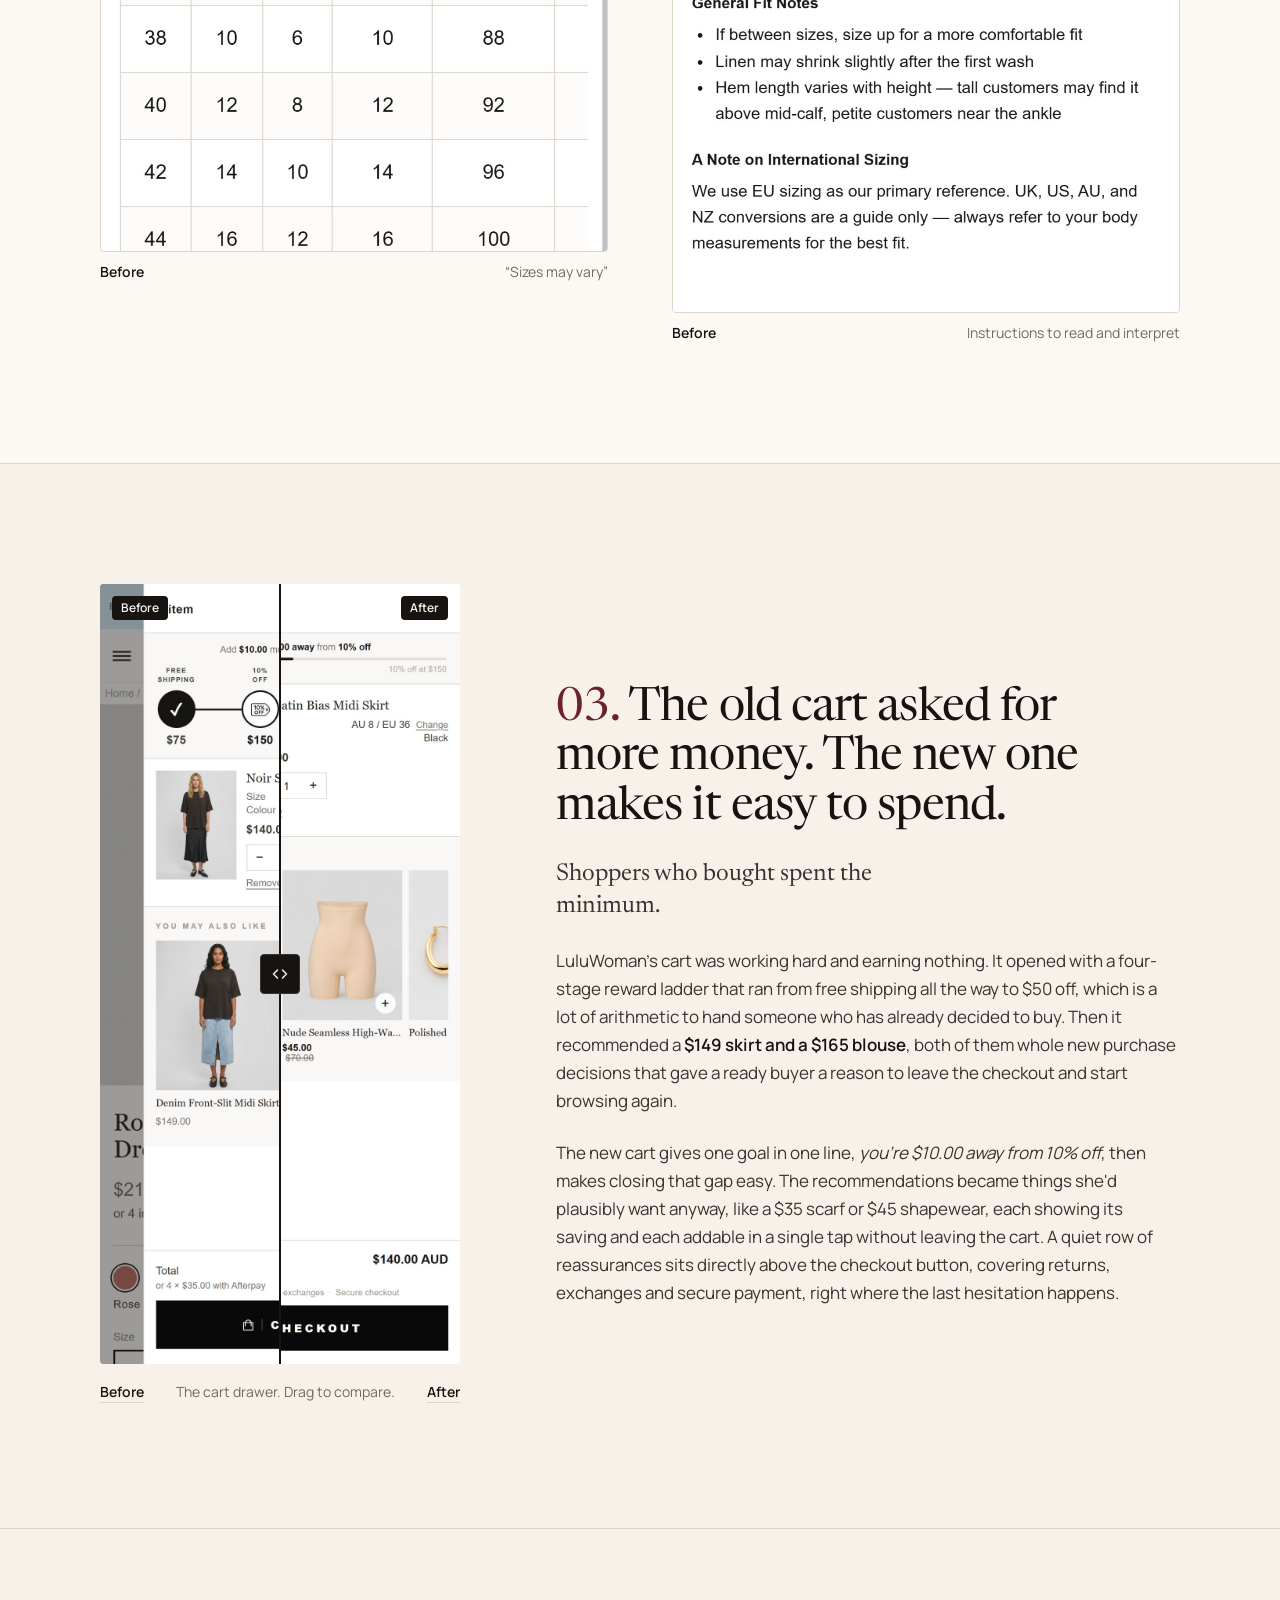
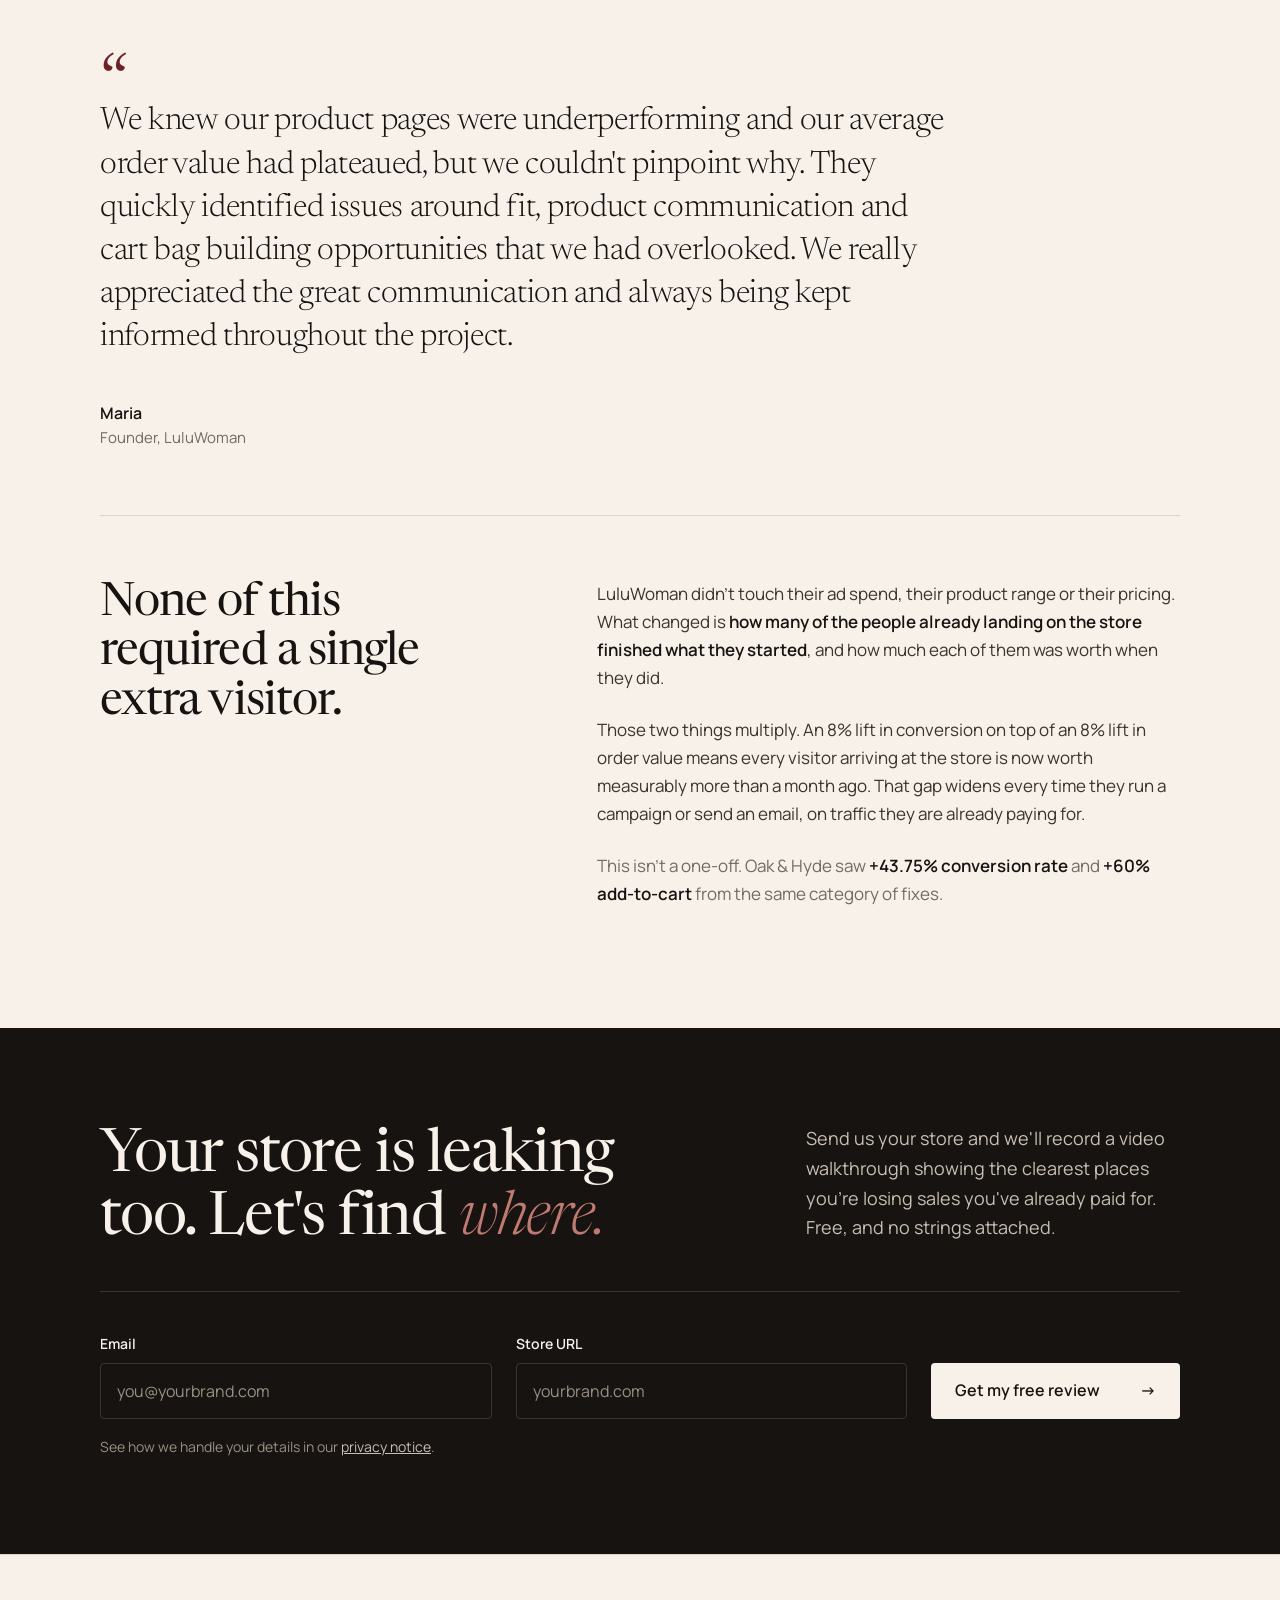
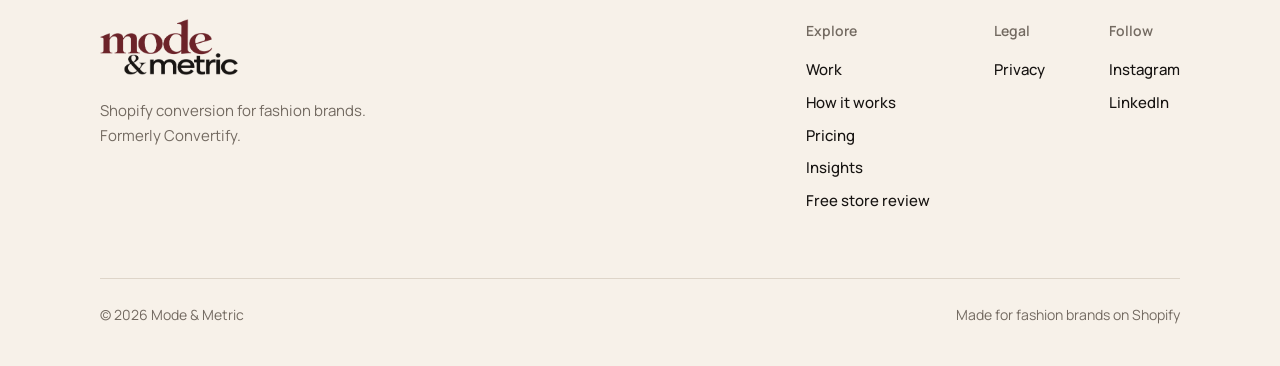
<file: work/luluwoman.html>
<!doctype html>
<html lang="en-AU">
<head>
<meta charset="utf-8">
<meta name="viewport" content="width=device-width, initial-scale=1">
<title>LuluWoman case study | Mode &amp; Metric</title>
<meta name="description" content="How LuluWoman lifted conversion 8% and order value 8% in four weeks, on the same traffic, by fixing the product page, size guide and cart.">
<link rel="canonical" href="https://modeandmetric.com/work/luluwoman.html">
<meta property="og:type" content="article">
<meta property="og:url" content="https://modeandmetric.com/work/luluwoman.html">
<meta property="og:title" content="LuluWoman case study | Mode &amp; Metric">
<meta property="og:description" content="Same traffic. Same products. 8% more of it converting.">
<meta property="og:image" content="https://modeandmetric.com/assets/brand/og-card.png">
<meta name="twitter:card" content="summary_large_image">
<link rel="icon" type="image/png" sizes="64x64" href="../assets/brand/favicon.png">
<link rel="apple-touch-icon" sizes="180x180" href="../assets/brand/apple-touch-icon.png">
<meta name="theme-color" content="#F7F1E9">
<link rel="preconnect" href="https://fonts.googleapis.com">
<link rel="preconnect" href="https://fonts.gstatic.com" crossorigin>
<link href="https://fonts.googleapis.com/css2?family=Manrope:wght@400;500;600&family=Newsreader:ital,opsz,wght@0,6..72,300..500;1,6..72,300..500&display=swap" rel="stylesheet">
<link rel="stylesheet" href="../assets/css/site.css">
<script src="../assets/js/site.js" defer></script>
</head>
<body>
<a class="skip" href="#main">Skip to content</a>

<header class="nav">
  <div class="wrap">
    <a class="wordmark" href="../index.html" aria-label="Mode &amp; Metric, home"><img src="../assets/brand/wordmark.png" width="393" height="160" alt="Mode &amp; Metric"></a>
    <button class="nav-toggle" type="button" aria-expanded="false" aria-controls="nav-links" aria-label="Menu"><span></span><span></span></button>
    <nav class="nav-links" id="nav-links" aria-label="Main">
      <a href="../index.html#results">Work</a>
      <a href="../index.html#how-it-works">How it works</a>
      <a href="../index.html#pricing">Pricing</a>
      <a href="/insights/">Insights</a>
      <a href="../index.html#questions">Questions</a>
    </nav>
    <a class="btn btn-primary btn-sm" href="#review"><span>Free <span class="nav-cta-long">store </span>review</span></a>
  </div>
</header>

<main id="main">

  <!-- 01 Outcome-led hero, with the rebuilt product page as the first thing you see -->
  <section class="section case-hero">
    <div class="wrap">
      <div>
        <h1 class="display">Same traffic.<br>Same products.<br>8% more of it <em>converting.</em></h1>
        <p class="lede">LuluWoman is a premium contemporary womenswear label. The store looked the part, but shoppers were hesitating at the three moments that decide a sale. We rebuilt the product page, the size guide and the cart around one job: buying confidence. Four weeks later, every commercial metric had moved.</p>
        <dl class="case-meta">
          <div><dt>Client</dt><dd>LuluWoman</dd></div>
          <div><dt>Industry</dt><dd>Premium contemporary womenswear</dd></div>
          <div><dt>Scope</dt><dd>Product page, size guide, cart</dd></div>
          <div><dt>Measured</dt><dd>First 4 weeks live</dd></div>
        </dl>
      </div>
      <figure class="case-figure">
        <div class="shot" style="--ar: 805 / 1350"><img src="../assets/images/luluwoman/pdp-size-after.jpg" width="805" height="2030" alt="LuluWoman's rebuilt product page for the Rose Linen Cap Sleeve Midi Dress, with the model's height and worn size printed on the photo." fetchpriority="high" decoding="async"></div>
        <figcaption>The rebuilt product page, with the model's height and worn size on the photo.</figcaption>
      </figure>
    </div>
  </section>

  <!-- 02 Results at a glance: every metric once, with its measurement context -->
  <section class="section on-ink" id="results">
    <div class="wrap">
      <div class="section-head">
        <h2 class="h-section">What it did to the numbers that pay the bills.</h2>
        <p class="lede">The ad spend stayed flat and the catalogue never changed. The same visitors simply converted more often, and spent more when they did.</p>
      </div>

      <div class="case-lead-stat">
        <span class="stat-num">+8%</span>
        <div>
          <span class="case-stat-label">Relative conversion uplift</span>
          <span class="case-stat-note">More of the traffic LuluWoman was already paying for turned into orders.</span>
        </div>
        <dl class="case-move">
          <div><dt>Before</dt><dd>2.97%</dd></div>
          <span class="case-move-arrow" aria-hidden="true">&rarr;</span>
          <div><dt>After</dt><dd class="is-after">3.21%</dd></div>
        </dl>
      </div>

      <ul class="case-stats">
        <li><span class="stat-num">+12%</span><span class="case-stat-label">Add-to-cart rate</span></li>
        <li><span class="stat-num">+8%</span><span class="case-stat-label">Average order value</span></li>
        <li><span class="stat-num">+45%</span><span class="case-stat-label">Orders containing a recommended add-on</span></li>
        <li><span class="stat-num">+40%</span><span class="case-stat-label">Recommended-product click-through rate</span></li>
      </ul>

      <p class="results-foot">All figures are relative changes compared with LuluWoman's pre-implementation baseline, measured over the first four weeks live.</p>
    </div>
  </section>

  <!-- 03 Three fixes, each shown a different way -->
  <section class="section" id="product-page">
    <div class="wrap">
      <div class="section-head">
        <h2 class="h-section">Shoppers arrived ready to buy, then lost their <em>nerve.</em></h2>
        <p class="lede">LuluWoman already had the hard part right: product people wanted, and traffic arriving to see it. Shoppers were interested enough to reach the product page. They left because the store didn't yet answer the three questions that stand between wanting something and buying it.</p>
      </div>

      <div class="chapter">
        <div class="chapter-copy">
          <h2 class="h-section h-chapter"><span class="num">01.</span> We stopped describing the dress and started selling it.</h2>
          <p class="standfirst">Shoppers who liked the product still didn't add it.</p>
          <p>Add-to-cart is the first commitment a shopper makes, and it's an emotional one. Nobody has ever bought a $219 linen dress because it was <b>&ldquo;fully lined&rdquo;</b>. They buy it because they can picture themselves wearing it.</p>
          <p>So the description now opens by selling the outcome: how the dress falls and where she'd actually wear it. The specs move underneath, where they reassure the shopper who has already decided rather than lead the pitch. The size selector was rebuilt at the same time, with the model's height and worn size printed on the image itself, so the fit question starts getting answered before she even scrolls.</p>
        </div>

        <div class="chapter-media">
          <div class="compare">
            <div class="compare-head">
              <div><h3>The product description</h3><p>Spec sheet &rarr; a reason to want it.</p></div>
              <div class="compare-switch" role="group" aria-label="Show product description before or after">
                <button type="button" aria-pressed="true" data-pane="before">Before</button>
                <button type="button" aria-pressed="false" data-pane="after">After</button>
              </div>
            </div>
            <div class="compare-panes">
              <figure class="pane is-active" data-pane="before">
                <div class="shot" style="--ar: 920 / 860"><img src="../assets/images/luluwoman/pdp-copy-before.jpg" width="920" height="1523" alt="LuluWoman product description before: opens with fabric composition, closure type and care instructions." loading="lazy" decoding="async"></div>
                <figcaption><span class="pane-tag">Before</span><span class="pane-hint">Opens on fabric and closures</span></figcaption>
              </figure>
              <figure class="pane pane-after" data-pane="after">
                <div class="shot" style="--ar: 920 / 860"><img src="../assets/images/luluwoman/pdp-copy-after.jpg" width="920" height="1505" alt="LuluWoman product description after: opens by describing how the dress wears and where it would be worn, with specs beneath." loading="lazy" decoding="async"></div>
                <figcaption><span class="pane-tag">After</span><span class="pane-hint">Opens on how it wears</span></figcaption>
              </figure>
            </div>
          </div>

          <div class="compare">
            <div class="compare-head">
              <div><h3>The moment she picks a size</h3><p>A grid of numbers &rarr; a guided choice, with fit context on the image.</p></div>
              <div class="compare-switch" role="group" aria-label="Show size selection before or after">
                <button type="button" aria-pressed="true" data-pane="before">Before</button>
                <button type="button" aria-pressed="false" data-pane="after">After</button>
              </div>
            </div>
            <div class="compare-panes">
              <figure class="pane is-active" data-pane="before">
                <div class="shot" style="--ar: 920 / 1300; --y: 100%"><img src="../assets/images/luluwoman/pdp-size-before.jpg" width="920" height="1994" alt="LuluWoman product page before: sizes shown as a row of unlabelled numbered boxes with a small size chart link." loading="lazy" decoding="async"></div>
                <figcaption><span class="pane-tag">Before</span><span class="pane-hint">Seven boxes, no guidance</span></figcaption>
              </figure>
              <figure class="pane pane-after" data-pane="after">
                <div class="shot" style="--ar: 920 / 1300; --y: 100%"><img src="../assets/images/luluwoman/pdp-size-after.jpg" width="805" height="2030" alt="LuluWoman product page after: model height and worn size stated on the image, with a prominent Size and Fit Guide link and a fit scale above the size selector." loading="lazy" decoding="async"></div>
                <figcaption><span class="pane-tag">After</span><span class="pane-hint">Model height and worn size on the image</span></figcaption>
              </figure>
            </div>
          </div>
        </div>
      </div>
    </div>
  </section>

  <section class="section section-paper" id="size-guide">
    <div class="wrap chapter chapter-wide">
      <div class="chapter-copy">
        <h2 class="h-section h-chapter"><span class="num">02.</span> The most expensive question in fashion is &ldquo;will it actually fit me?&rdquo;</h2>
        <p class="standfirst">Shoppers who wanted the product still didn't buy it.</p>
      </div>
      <div class="chapter-copy">
        <p>It gets asked at the worst possible moment, by the shopper with the highest intent standing one click from checkout. If the store can't answer it, she does what every shopper does with an unresolved doubt: <b>she tells herself she'll come back later</b>, and she doesn't.</p>
        <p>LuluWoman's old guide answered a question nobody was asking. It converted EU 38 into UK 10 and noted that measurements &ldquo;may vary&rdquo;.</p>
        <p>The new guide answers the real question. It opens with a plain instruction for <em>this</em> dress: choose your size by your waist, and size up if you're between, because the linen doesn't stretch. From there she gets a quick fit summary, a waist-first chart, a diagram showing exactly where to put the tape, and a person to ask if she's still unsure.</p>
        <p>Fit certainty converts twice: it wins the sale now, and it protects the margin later by putting fewer wrong sizes in the post.</p>
      </div>

      <div class="chapter-media">
        <div class="compare compare-toggle">
          <div class="compare-head">
            <div><h3>The guide she opens</h3><p>A conversion table &rarr; a straight answer for this garment.</p></div>
            <div class="compare-switch" role="group" aria-label="Show size guide before or after">
              <button type="button" aria-pressed="true" data-pane="before">Before</button>
              <button type="button" aria-pressed="false" data-pane="after">After</button>
            </div>
          </div>
          <div class="compare-panes">
            <figure class="pane is-active" data-pane="before">
              <div class="shot" style="--ar: 920 / 1200; --y: 87%"><img src="../assets/images/luluwoman/guide-chart-before.jpg" width="920" height="1994" alt="LuluWoman size guide before: a generic EU to UK to US conversion table opening with the disclaimer that sizes may vary." loading="lazy" decoding="async"></div>
              <figcaption><span class="pane-tag">Before</span><span class="pane-hint">&ldquo;Sizes may vary&rdquo;</span></figcaption>
            </figure>
            <figure class="pane pane-after" data-pane="after">
              <div class="shot" style="--ar: 920 / 1200"><img src="../assets/images/luluwoman/guide-chart-after.jpg" width="920" height="1787" alt="LuluWoman size guide after: a garment-specific instruction to choose by waist, a quick fit summary, and a waist-first size chart with cm and inch toggle." loading="lazy" decoding="async"></div>
              <figcaption><span class="pane-tag">After</span><span class="pane-hint">&ldquo;Choose your size by your waist&rdquo;</span></figcaption>
            </figure>
          </div>
        </div>

        <div class="compare compare-toggle">
          <div class="compare-head">
            <div><h3>Further down the guide</h3><p>A wall of bullet points &rarr; a diagram, and a way to ask.</p></div>
            <div class="compare-switch" role="group" aria-label="Show measuring instructions before or after">
              <button type="button" aria-pressed="true" data-pane="before">Before</button>
              <button type="button" aria-pressed="false" data-pane="after">After</button>
            </div>
          </div>
          <div class="compare-panes">
            <figure class="pane is-active" data-pane="before">
              <div class="shot" style="--ar: 920 / 1312"><img src="../assets/images/luluwoman/guide-measure-before.jpg" width="920" height="1312" alt="LuluWoman size guide before: long bulleted lists of measuring instructions and general fit notes with no diagram." loading="lazy" decoding="async"></div>
              <figcaption><span class="pane-tag">Before</span><span class="pane-hint">Instructions to read and interpret</span></figcaption>
            </figure>
            <figure class="pane pane-after" data-pane="after">
              <div class="shot" style="--ar: 920 / 1312"><img src="../assets/images/luluwoman/guide-measure-after.jpg" width="920" height="1343" alt="LuluWoman size guide after: an illustrated diagram showing where to measure bust, waist and hips, plus a still unsure section offering a personal size recommendation and free 30-day exchange." loading="lazy" decoding="async"></div>
              <figcaption><span class="pane-tag">After</span><span class="pane-hint">Shows her exactly where to measure</span></figcaption>
            </figure>
          </div>
        </div>
      </div>
    </div>
  </section>

  <section class="section" id="cart">
    <div class="wrap chapter chapter-reverse">
      <div class="chapter-copy">
        <h2 class="h-section h-chapter"><span class="num">03.</span> The old cart asked for more money. The new one makes it easy to spend.</h2>
        <p class="standfirst">Shoppers who bought spent the minimum.</p>
        <p>LuluWoman's cart was working hard and earning nothing. It opened with a four-stage reward ladder that ran from free shipping all the way to $50 off, which is a lot of arithmetic to hand someone who has already decided to buy. Then it recommended a <b>$149 skirt and a $165 blouse</b>, both of them whole new purchase decisions that gave a ready buyer a reason to leave the checkout and start browsing again.</p>
        <p>The new cart gives one goal in one line, <em>you're $10.00 away from 10% off</em>, then makes closing that gap easy. The recommendations became things she'd plausibly want anyway, like a $35 scarf or $45 shapewear, each showing its saving and each addable in a single tap without leaving the cart. A quiet row of reassurances sits directly above the checkout button, covering returns, exchanges and secure payment, right where the last hesitation happens.</p>
      </div>

      <figure class="chapter-media ba" data-ba style="--ar: 920 / 1994">
        <div class="ba-frame">
          <img src="../assets/images/luluwoman/cart-after.jpg" width="920" height="1994" alt="LuluWoman cart after: a single progress bar showing 10 dollars to 10 percent off, discounted low-cost add-ons with one-tap add buttons, and a reassurance row above the checkout button." loading="lazy" decoding="async">
          <img class="ba-before" src="../assets/images/luluwoman/cart-before.jpg" width="920" height="1994" alt="LuluWoman cart before: a four-stage reward ladder across free shipping, 10 percent off, gift and 50 dollars off, with recommended products priced at 149 and 165 dollars." loading="lazy" decoding="async">
          <span class="ba-tag ba-tag-before" aria-hidden="true">Before</span>
          <span class="ba-tag ba-tag-after" aria-hidden="true">After</span>
          <div class="ba-handle" aria-hidden="true"><span class="ba-knob"><svg viewBox="0 0 20 20" fill="none" stroke="currentColor" stroke-width="1.5" stroke-linecap="round" stroke-linejoin="round"><path d="M7.5 6 3.5 10l4 4M12.5 6l4 4-4 4"/></svg></span></div>
          <input class="ba-range sr-only" type="range" min="0" max="100" value="50" aria-label="Compare LuluWoman's cart drawer before and after">
        </div>
        <figcaption class="ba-caption">
          <button class="ba-snap" type="button" data-ba-snap="100">Before</button>
          <span>The cart drawer. Drag to compare.</span>
          <button class="ba-snap" type="button" data-ba-snap="0">After</button>
        </figcaption>
      </figure>
    </div>
  </section>

  <!-- 04 Testimonial, what it adds up to, and the next step -->
  <section class="section case-close">
    <div class="wrap">
      <figure class="case-quote">
        <blockquote>
          <p>We knew our product pages were underperforming and our average order value had plateaued, but we couldn't pinpoint why. They quickly identified issues around fit, product communication and cart bag building opportunities that we had overlooked. We really appreciated the great communication and always being kept informed throughout the project.</p>
        </blockquote>
        <figcaption><b>Maria</b><span>Founder, LuluWoman</span></figcaption>
      </figure>

      <div class="close-grid">
        <h2 class="h-section">None of this required a single extra visitor.</h2>
        <div>
          <p>LuluWoman didn't touch their ad spend, their product range or their pricing. What changed is <b>how many of the people already landing on the store finished what they started</b>, and how much each of them was worth when they did.</p>
          <p>Those two things multiply. An 8% lift in conversion on top of an 8% lift in order value means every visitor arriving at the store is now worth measurably more than a month ago. That gap widens every time they run a campaign or send an email, on traffic they are already paying for.</p>
          <p class="case-also">This isn't a one-off. Oak &amp; Hyde saw <b>+43.75% conversion rate</b> and <b>+60% add-to-cart</b> from the same category of fixes.</p>
        </div>
      </div>
    </div>
  </section>

  <section class="section on-ink enquiry" id="review">
    <div class="wrap">
      <div class="enquiry-head">
        <h2 class="h-section">Your store is leaking too. Let's find <em>where.</em></h2>
        <p class="lede">Send us your store and we'll record a video walkthrough showing the clearest places you're losing sales you've already paid for. Free, and no strings attached.</p>
      </div>
      <div class="form-area">
        <form class="form" id="review-form" action="https://formspree.io/f/mlgayylp" method="POST">
          <input type="hidden" name="_subject" value="New Mode &amp; Metric review request: LuluWoman case study">
          <!-- Fallback when JS is unavailable, so the no-JS path still lands on our page. -->
          <input type="hidden" name="_next" value="https://modeandmetric.com/thanks.html">
          <div class="form-row">
            <div class="field">
              <label for="f-email">Email</label>
              <input id="f-email" type="email" name="email" placeholder="you@yourbrand.com" autocomplete="email" required>
            </div>
            <div class="field">
              <label for="f-store">Store URL</label>
              <input id="f-store" type="text" name="store_url" placeholder="yourbrand.com" autocomplete="url" required>
            </div>
            <button type="submit" class="btn btn-light" id="review-submit">Get my free review <span aria-hidden="true">&rarr;</span></button>
          </div>
          <p class="form-note">See how we handle your details in our <a href="../privacy.html">privacy notice</a>.</p>
          <p class="form-error" id="review-error" role="alert" hidden></p>
        </form>
        <div class="form-success" id="review-success" tabindex="-1" hidden>
          <h3>Got it. Your store's in the queue.</h3>
          <p>We'll review <b id="review-store">your store</b> and send the video walkthrough back within 24 hours. Check your spam folder if it hasn't landed.</p>
        </div>
      </div>
    </div>
  </section>

</main>

<footer class="footer">
  <div class="wrap">
    <div class="footer-top">
      <div>
        <a class="wordmark" href="../index.html"><img src="../assets/brand/wordmark.png" width="393" height="160" alt="Mode &amp; Metric"></a>
        <p class="footer-tag">Shopify conversion for fashion brands. Formerly Convertify.</p>
      </div>
      <div class="footer-cols">
        <div>
          <h2>Explore</h2>
          <ul>
            <li><a href="../index.html#results">Work</a></li>
            <li><a href="../index.html#how-it-works">How it works</a></li>
            <li><a href="../index.html#pricing">Pricing</a></li>
            <li><a href="/insights/">Insights</a></li>
            <li><a href="#review">Free store review</a></li>
          </ul>
        </div>
        <div>
          <h2>Legal</h2>
          <ul>
            <li><a href="../privacy.html">Privacy</a></li>
          </ul>
        </div>
        <div>
          <h2>Follow</h2>
          <ul>
            <li><a href="https://www.instagram.com/modeandmetric/">Instagram</a></li>
            <li><a href="https://www.linkedin.com/in/v-perera/">LinkedIn</a></li>
          </ul>
        </div>
      </div>
    </div>
    <div class="footer-bottom">
      <span>&copy; 2026 Mode &amp; Metric</span>
      <span>Made for fashion brands on Shopify</span>
    </div>
  </div>
</footer>
</body>
</html>
</file>
<file: assets/css/site.css>
/* Mode & Metric site styles.
   Tokens: Claude/Mode & Metric Design System/identity_sheet.html (v2, approved 19 Oct 2026).
   Layout measurements follow the Noréa template (1080px content, 120px section spacing).
   22 Oct refinement: editorial Selected work with a before/after slider, open pricing, divider
   FAQ, one-line enquiry, restructured case study, mobile menu, and a small motion system. */

:root {
  --ivory: #F7F1E9;
  --paper: #FCF9F4;
  --ink: #161311;
  --charcoal: #3A3430;
  --stone: #736A61;
  --line: #DED5C9;
  --tint: #F0E9E0;
  --line-dark: #3A3430;
  --on-ink: #F7F1E9;
  --on-ink-2: #C8BEB3;
  --on-ink-3: #9A8F84;
  --oxblood: #6B2228;
  --oxblood-deep: #521A1F;
  --oxblood-light: #C07A72;

  --font-display: "Newsreader", "Times New Roman", serif;
  --font-body: "Manrope", system-ui, sans-serif;

  --radius: 4px;
  --content: 1080px;
  --section-y: 120px;
  --section-y-sm: 96px; /* short sections (enquiry), so a heading and a form aren't swamped by padding */
  --stack: 72px;
  --gutter: clamp(20px, 4vw, 40px);
  --nav-h: 72px;
  --s-1: 8px; --s-2: 16px; --s-3: 24px; --s-4: 40px; --s-5: 64px;
  --ease: cubic-bezier(.2, .7, .2, 1);
}

*, *::before, *::after { box-sizing: border-box; }
html { scroll-behavior: smooth; scroll-padding-top: var(--nav-h); }
body {
  margin: 0;
  background: var(--ivory);
  color: var(--charcoal);
  font-family: var(--font-body);
  font-size: 17px;
  line-height: 1.65;
  -webkit-font-smoothing: antialiased;
}
img { display: block; max-width: 100%; height: auto; }
h1, h2, h3, p, ol, ul, figure, blockquote { margin: 0; }
ol, ul { padding: 0; list-style: none; }
a { color: inherit; }
h1, h2, h3 { text-wrap: balance; }
.wrap { max-width: calc(var(--content) + 2 * var(--gutter)); margin: 0 auto; padding: 0 var(--gutter); }
.skip { position: absolute; left: -9999px; }
.skip:focus { left: var(--s-2); top: var(--s-2); z-index: 20; background: var(--ink); color: var(--on-ink); padding: 8px 12px; border-radius: var(--radius); }
.sr-only { position: absolute; width: 1px; height: 1px; overflow: hidden; clip: rect(0 0 0 0); white-space: nowrap; }

/* ---------- Type ---------- */
.wordmark {
  font-family: var(--font-display);
  font-variation-settings: "opsz" 72;
  font-weight: 450;
  text-transform: uppercase;
  letter-spacing: 0.035em;
  line-height: 1;
  white-space: nowrap;
  text-decoration: none;
  color: var(--ink);
}
.wordmark .amp { color: var(--oxblood); font-weight: 400; }
/* Stacked lockup image (assets/brand/wordmark.png: "mode" in oxblood, "& metric" in ink) */
a.wordmark { display: inline-block; line-height: 0; }
.wordmark img { width: auto; height: var(--wm-h, 46px); }
.footer .wordmark img { --wm-h: 56px; }

.display, .h-section, .h-sub {
  font-family: var(--font-display);
  font-variation-settings: "opsz" 72;
  font-weight: 400;
  color: var(--ink);
  letter-spacing: -0.02em;
}
.display { font-size: clamp(44px, 6.4vw, 80px); line-height: 1; letter-spacing: -0.025em; }
.h-section { font-size: clamp(38px, 5vw, 60px); line-height: 1.04; }
.h-sub { font-size: clamp(26px, 2.6vw, 32px); line-height: 1.15; }
.h-second { display: inline-block; margin-top: 0.08em; font-size: 0.74em; } /* second line steps down so the heading doesn't compete with what follows */
.display em, .h-section em { color: var(--oxblood); font-weight: 300; }
.num { color: var(--oxblood); }
.lede { color: var(--stone); font-size: 18px; max-width: 44ch; margin-top: var(--s-3); }

.on-ink { background: var(--ink); color: var(--on-ink-2); }
.on-ink .h-section, .on-ink .h-sub, .on-ink .display { color: var(--on-ink); }
.on-ink .h-section em, .on-ink .num { color: var(--oxblood-light); }
.on-ink .lede { color: var(--on-ink-2); }
.on-ink .wordmark { color: var(--on-ink); }
.on-ink .wordmark .amp { color: var(--oxblood-light); }

/* ---------- Buttons + links ---------- */
.btn {
  display: inline-flex; align-items: center; justify-content: space-between; gap: var(--s-4);
  font-family: var(--font-body); font-weight: 600; font-size: 16px; line-height: 1.2;
  padding: 17px 24px; border: 0; border-radius: var(--radius); cursor: pointer; text-decoration: none;
  transition: background-color .2s ease, color .2s ease, transform .2s ease;
}
.btn > span[aria-hidden] { transition: transform .2s ease; }
.btn:hover { transform: translateY(-1px); }
.btn:hover > span[aria-hidden] { transform: translateX(3px); }
.btn:active { transform: translateY(0); }
.btn:disabled { opacity: .6; cursor: progress; transform: none; }
.btn-primary { background: var(--oxblood); color: var(--ivory); }
.btn-primary:hover { background: var(--oxblood-deep); }
.btn-light { background: var(--ivory); color: var(--ink); }
.btn-light:hover { background: var(--paper); }
.btn-outline { background: transparent; color: var(--ink); box-shadow: inset 0 0 0 1px var(--ink); }
.btn-outline:hover { background: var(--ink); color: var(--ivory); }
.btn-sm { padding: 12px 18px; font-size: 15px; gap: var(--s-2); }
.link {
  color: var(--ink); font-weight: 600; font-size: 16px;
  text-decoration: underline; text-decoration-color: var(--oxblood);
  text-underline-offset: 6px; text-decoration-thickness: 1px;
  transition: text-decoration-thickness .2s ease, text-underline-offset .2s ease;
}
.link:hover { text-decoration-thickness: 2px; text-underline-offset: 5px; }
.on-ink .link { color: var(--on-ink); text-decoration-color: var(--oxblood-light); }
:is(.btn, .link, .wordmark, summary, input, select, textarea, button):focus-visible { outline: 2px solid var(--oxblood); outline-offset: 3px; }
.on-ink :is(.btn, .link, .wordmark, input, select, textarea, button):focus-visible { outline-color: var(--oxblood-light); }

/* ---------- Nav ----------
   Desktop: wordmark, four anchors, CTA. At <=900px the anchors move into a drop-down panel
   opened by the menu button (site.js adds .js to <html>; without JS the anchors stay hidden
   and the CTA still works, as before). */
.nav {
  position: sticky; top: 0; z-index: 10;
  background: var(--ivory); border-bottom: 1px solid var(--line);
}
.nav .wrap { display: flex; align-items: center; justify-content: space-between; gap: var(--s-3); height: var(--nav-h); }
.nav .wordmark { font-size: 20px; }
.nav-links { display: flex; gap: var(--s-4); font-size: 15px; font-weight: 500; }
.nav-links a { color: var(--ink); text-decoration: none; text-underline-offset: 6px; }
.nav-links a:hover { text-decoration: underline; text-decoration-color: var(--oxblood); }
.nav-toggle {
  display: none; position: relative; width: 44px; height: 44px; flex-shrink: 0;
  padding: 0; border: 0; border-radius: var(--radius); background: transparent; color: var(--ink); cursor: pointer;
}
.nav-toggle span { position: absolute; left: 11px; width: 22px; height: 1.5px; background: currentColor; transition: transform .25s var(--ease), top .25s var(--ease); }
.nav-toggle span:first-child { top: 18px; }
.nav-toggle span:last-child { top: 25px; }
.nav.is-open .nav-toggle span:first-child { top: 21.5px; transform: rotate(45deg); }
.nav.is-open .nav-toggle span:last-child { top: 21.5px; transform: rotate(-45deg); }

/* ---------- Sections ---------- */
.section { padding: var(--section-y) 0; }
.section + .section:not(.on-ink) { border-top: 1px solid var(--line); }
.on-ink + .section, .section-paper + .section, .section + .section-paper { border-top: 0; }
.section-paper { background: var(--paper); }
.section-head { margin-bottom: var(--stack); }

/* ---------- Hero: full-bleed editorial photo, copy over the plain wall on the left ----------
   Desktop: the photo fills the hero and the model sits on the right; the copy aligns with the
   site wrap. Portrait tablets and small landscape screens: copy first, then the photo edge to
   edge. Phones (<=600px) get their own composition, see the end of the Responsive section. */
.hero {
  position: relative; overflow: hidden; display: flex; align-items: center;
  height: clamp(560px, min(calc(100svh - var(--nav-h)), 56vw), 880px);
  background: var(--ivory);
}
.hero-img {
  position: absolute; inset: 0; width: 100%; height: 100%;
  object-fit: cover; object-position: 100% 30%;
}
/* Soft ivory wash behind the copy so the text stays readable over the window shadows */
.hero::before {
  content: ""; position: absolute; inset: 0; z-index: 1; pointer-events: none;
  background: linear-gradient(90deg,
    color-mix(in srgb, var(--ivory) 72%, transparent) 0%,
    color-mix(in srgb, var(--ivory) 40%, transparent) 34%,
    transparent 58%);
}
.hero-inner { position: relative; z-index: 2; width: 100%; }
/* Copy width keeps clear of the model: she starts at ~52% of the image width */
.hero-copy { max-width: min(520px, 40vw); }
.hero .display { font-size: clamp(42px, 4.2vw, 80px); line-height: 1.02; }
.hero-sub { margin-top: var(--s-3); max-width: 26em; color: var(--charcoal); font-size: 18px; }
.hero-actions { margin-top: var(--s-4); display: flex; align-items: center; gap: var(--s-4); flex-wrap: wrap; }
/* Client logos (ink on transparent, see assets/images/logos/). Heights are set per logo so the
   marks read at a similar visual weight. Below 640px four don't fit on one line, so they sit in
   a centred 2x2 grid and scale with the screen down to 320px. */
.hero-proof { display: flex; justify-content: center; align-items: center; flex-wrap: wrap; gap: 14px var(--s-5); padding: 28px var(--gutter); }
.hero-proof p { font-size: 15px; color: var(--stone); }
.proof-logos { display: flex; align-items: center; gap: min(56px, 6vw); }
.proof-logos img { width: auto; }
.logo-lulu { height: min(14px, 3vw); }
.logo-oh { height: min(28px, 5.8vw); }
.logo-villain { height: min(40px, 8.2vw); }
.logo-origen { height: min(42px, 8.6vw); }
@media (max-width: 640px) {
  .proof-logos { display: grid; grid-template-columns: repeat(2, auto); justify-content: center; justify-items: center; gap: 18px min(56px, 12vw); }
}
@media (max-width: 1100px) {
  .hero-actions { gap: var(--s-2) var(--s-3); }
  .hero-sub { font-size: 17px; }
}
@media (max-width: 900px), (max-width: 1199px) and (orientation: portrait) {
  .hero { flex-direction: column; align-items: stretch; height: auto; overflow: visible; }
  .hero-img { order: 2; }
  .hero::before { display: none; }
  .hero-inner { padding-top: var(--s-4); padding-bottom: var(--s-4); }
  .hero-copy { max-width: 560px; }
  .hero .display { font-size: clamp(40px, 9.6vw, 64px); }
  .hero-sub { font-size: 17px; color: var(--stone); }
  .hero-img { position: static; display: block; height: auto; aspect-ratio: 4 / 5; max-height: 720px; object-position: 73% 30%; }
}

/* ---------- Split (Noréa: heading left, content right) ---------- */
.split { display: grid; grid-template-columns: 0.85fr 1.15fr; gap: var(--s-5); align-items: start; }

/* ---------- Screenshot frame ----------
   Real store screenshots, cropped by aspect ratio (--ar) and vertical focus (--y) so only the
   part that changed is shown. The source files stay uncropped. */
.shot {
  position: relative; overflow: hidden; aspect-ratio: var(--ar, auto);
  border: 1px solid var(--line); border-radius: var(--radius); background: var(--paper);
}
.shot img { width: 100%; height: 100%; object-fit: cover; object-position: 50% var(--y, 0%); }
.on-ink .shot { border-color: var(--line-dark); }

/* ---------- Before/after slider ----------
   For screenshot pairs that line up pixel for pixel (the LuluWoman cart). The after image is
   the base; the before image sits on top, clipped to the left of the divider. A visually hidden
   range input carries keyboard and screen-reader control; site.js maps pointer drags onto it.
   touch-action: pan-y keeps vertical page scrolling native on phones. */
.ba { --pos: 50%; --p: 50; }
.ba-frame {
  position: relative; overflow: hidden; aspect-ratio: var(--ar, 920 / 1994);
  border-radius: var(--radius); background: var(--paper);
  touch-action: pan-y; cursor: ew-resize; user-select: none; -webkit-user-select: none;
}
.ba-frame img {
  position: absolute; inset: 0; width: 100%; height: 100%; max-width: none;
  object-fit: cover; object-position: top; pointer-events: none; -webkit-user-drag: none;
}
.ba-frame .ba-before { clip-path: inset(0 calc(100% - var(--pos)) 0 0); }
.ba-handle { position: absolute; z-index: 2; top: 0; bottom: 0; left: var(--pos); width: 2px; margin-left: -1px; background: var(--ink); pointer-events: none; }
.ba-knob {
  position: absolute; top: 50%; left: 50%; width: 40px; height: 40px; margin: -20px 0 0 -20px;
  display: grid; place-items: center; border-radius: var(--radius);
  background: var(--ink); color: var(--on-ink); border: 1px solid var(--line-dark);
}
.ba-knob svg { width: 20px; height: 20px; }
/* Corner tags fade out as the divider passes over them, so they never label the wrong image */
.ba-tag {
  position: absolute; z-index: 1; top: 12px; padding: 5px 9px; border-radius: var(--radius);
  font-size: 12px; font-weight: 600; line-height: 1.2; background: var(--ink); color: var(--on-ink); pointer-events: none;
}
.ba-tag-before { left: 12px; opacity: clamp(0, calc((var(--p) - 16) / 8), 1); }
.ba-tag-after { right: 12px; opacity: clamp(0, calc((84 - var(--p)) / 8), 1); }
.ba.is-animating .ba-before { transition: clip-path var(--ba-dur, .5s) var(--ease); }
.ba.is-animating .ba-handle { transition: left var(--ba-dur, .5s) var(--ease); }
.ba.is-animating .ba-tag { transition: opacity var(--ba-dur, .5s) var(--ease); }
.ba:has(.ba-range:focus-visible) .ba-knob { outline: 2px solid var(--oxblood); outline-offset: 3px; }
.on-ink .ba:has(.ba-range:focus-visible) .ba-knob { outline-color: var(--oxblood-light); }
.ba-caption { display: flex; justify-content: space-between; align-items: center; gap: var(--s-2); margin-top: 12px; font-size: 14px; line-height: 1.4; color: var(--stone); }
.ba-caption > span { text-align: center; }
.ba-snap {
  font: inherit; font-weight: 600; color: var(--ink); background: none; border: 0; padding: 6px 0; cursor: pointer;
  text-decoration: underline; text-decoration-color: var(--line); text-underline-offset: 5px; text-decoration-thickness: 1px;
  transition: text-decoration-color .2s ease;
}
.ba-snap:hover, .ba-snap[aria-pressed="true"] { text-decoration-color: var(--oxblood); }
.on-ink .ba-caption { color: var(--on-ink-2); }
.on-ink .ba-snap { color: var(--on-ink); text-decoration-color: var(--line-dark); }
.on-ink .ba-snap:hover, .on-ink .ba-snap[aria-pressed="true"] { text-decoration-color: var(--oxblood-light); }

/* ---------- Selected work (dark) ----------
   LuluWoman leads: the real cart in a large before/after slider, beside an editorial results
   column. Oak & Hyde answers it mirrored, with a static before/after pair of its product page. */
.work-head { margin-bottom: var(--stack); }
.case-row { display: grid; align-items: center; column-gap: 96px; }
.case-feature { grid-template-columns: 400px minmax(0, 1fr); }
.case-second { grid-template-columns: minmax(0, 1fr) 520px; margin-top: 96px; padding-top: 96px; border-top: 1px solid var(--line-dark); }
.case-name { font-family: var(--font-display); font-variation-settings: "opsz" 36; font-weight: 400; font-size: clamp(30px, 3vw, 40px); line-height: 1.1; letter-spacing: -0.01em; color: var(--on-ink); }
.case-desc { margin-top: 12px; max-width: 38ch; font-size: 16px; line-height: 1.6; color: var(--on-ink-2); }
.case-lead { display: flex; align-items: flex-end; flex-wrap: wrap; gap: 4px var(--s-3); margin-top: var(--s-4); }
.case-lead .stat-num { font-size: clamp(88px, 10.4vw, 150px); line-height: .8; letter-spacing: -0.04em; }
.case-lead-label { display: block; padding-bottom: 4px; font-size: 16px; font-weight: 600; line-height: 1.4; color: var(--on-ink); }
.case-lead-label > span { display: block; font-weight: 400; color: var(--on-ink-2); white-space: nowrap; }
.case-second .case-lead .stat-num { font-size: clamp(72px, 7.4vw, 108px); } /* the feature case keeps the largest number */
.case-body .stat-row { margin-top: var(--s-4); padding-top: var(--s-3); border-top: 1px solid var(--line-dark); }
.case-body .link { display: inline-block; margin-top: var(--s-4); }
.stat-row { display: flex; flex-wrap: wrap; gap: var(--s-2) var(--s-5); margin: 0; }
.stat { display: flex; flex-direction: column-reverse; justify-content: flex-end; }
.stat dd { margin: 0; }
.stat dt { margin-top: 8px; font-size: 14px; line-height: 1.4; color: var(--on-ink-2); }
.stat-row .stat-num { font-size: clamp(36px, 3.4vw, 44px); white-space: nowrap; }
.stat-num {
  display: block; font-family: var(--font-display); font-variation-settings: "opsz" 72;
  font-weight: 400; font-size: clamp(44px, 5vw, 64px); line-height: 1; letter-spacing: -0.03em;
  color: var(--oxblood-light); white-space: nowrap;
}
.oh-pair { display: grid; grid-template-columns: 1fr 1fr; gap: var(--s-3); }
.oh-pair figcaption { display: flex; flex-direction: column; margin-top: 12px; font-size: 14px; line-height: 1.45; color: var(--on-ink-2); }
.oh-pair figcaption b { color: var(--on-ink); font-weight: 600; }
.results-foot { margin-top: var(--s-5); padding-top: var(--s-3); border-top: 1px solid var(--line-dark); font-size: 14px; color: var(--on-ink-3); }

/* ---------- How it works ----------
   Built to Vin's editorial mockup (21 Oct): oversized two-line heading under a short oxblood
   rule, intro below; on the right, five step rows with large oxblood numerals on a fine
   timeline (oxblood dots where rows meet), a hairline divider before each step's text, and a
   faint tonal surface behind the odd steps. A faint oversized italic numeral sits behind the
   left column on desktop and follows the step being read. Both use the tint token.
   Scroll progress (site.js adds .is-tracking): the timeline fills in oxblood as you read,
   upcoming numerals sit at low opacity, and the step being read gets an oxblood divider.
   Without JS or with reduced motion, every step shows in its finished state. */
.how-section {
  position: relative; overflow: hidden; padding-top: var(--section-y-sm);
}
.how-section > .wrap { position: relative; z-index: 1; }
.how-section::before {
  content: "01"; content: "01" / "";
  position: absolute; z-index: 0; pointer-events: none;
  left: calc(max(var(--gutter), (100% - var(--content)) / 2) - 0.42em); bottom: -0.43em;
  font-family: var(--font-display); font-style: italic; font-weight: 300; font-variation-settings: "opsz" 72;
  font-size: clamp(360px, 34.7vw, 500px); line-height: 1; letter-spacing: -0.04em; color: var(--tint);
}
.how-section[data-step="2"]::before { content: "02"; content: "02" / ""; }
.how-section[data-step="3"]::before { content: "03"; content: "03" / ""; }
.how-section[data-step="4"]::before { content: "04"; content: "04" / ""; }
.how-section[data-step="5"]::before { content: "05"; content: "05" / ""; }
@media (min-width: 901px) {
  .how-section .split { grid-template-columns: minmax(0, 0.8fr) minmax(0, 1.2fr); } /* steps get ~60%, as in the mockup */
}
.how-intro { padding-top: 40px; }
.how-intro::before { content: ""; display: block; width: 88px; height: 2px; margin-bottom: var(--s-4); background: var(--oxblood); }
.how-intro .h-section { font-size: clamp(64px, 7.6vw, 112px); font-weight: 500; line-height: 0.92; letter-spacing: -0.03em; }
.how-intro .lede { margin-top: var(--s-3); font-size: 22px; text-wrap: balance; }

.steps { --num-col: 72px; --num-size: 60px; --pad-t: 40px; --pad-b: 28px; --pad-l: 40px; --pad-r: 32px; --col-gap: 24px; --text-gap: 30px; --title: 28px; --desc: 16px; }
.steps li {
  position: relative; display: grid; grid-template-columns: var(--num-col) minmax(0, 1fr);
  column-gap: var(--col-gap); align-items: start;
  padding: var(--pad-t) var(--pad-r) var(--pad-b) var(--pad-l); border-radius: var(--radius);
}
.steps li:nth-child(odd) { background: var(--tint); }
/* Timeline: a hairline from under each numeral down to the next one, with a dot where rows meet */
.steps li:not(:last-child)::before,
.steps li:not(:last-child)::after { content: ""; position: absolute; z-index: 1; }
.steps li:not(:last-child)::before {
  left: calc(var(--pad-l) + var(--num-col) / 2); width: 1px; background: var(--line);
  top: calc(var(--pad-t) + var(--num-size) + 14px); bottom: calc(14px - var(--pad-t));
}
.steps li:not(:last-child)::after {
  left: calc(var(--pad-l) + var(--num-col) / 2 - 2.5px); bottom: -3px;
  width: 6px; height: 6px; border-radius: 50%; background: var(--oxblood);
}
.step-num {
  font-family: var(--font-display); font-variation-settings: "opsz" 72; font-weight: 400;
  font-size: var(--num-size); line-height: 1; letter-spacing: -0.03em; font-variant-numeric: lining-nums;
  color: var(--oxblood); text-align: center;
}
.steps li > div { border-left: 1px solid var(--line); padding: 2px 0 4px var(--text-gap); }
.step-title {
  font-family: var(--font-display); font-variation-settings: "opsz" 36; font-weight: 400;
  font-size: var(--title); line-height: 1.2; letter-spacing: -0.01em; color: var(--ink);
}
.steps p { margin-top: 6px; max-width: 46ch; font-size: var(--desc); line-height: 1.6; color: var(--stone); text-wrap: pretty; }
.steps.is-tracking li:not(:last-child)::before {
  background: linear-gradient(var(--oxblood), var(--oxblood)) top / 100% calc(var(--fill, 0) * 100%) no-repeat, var(--line);
}
.steps.is-tracking li:not(:last-child)::after { background: var(--line); transition: background-color .3s ease; }
.steps.is-tracking li.is-done::after { background: var(--oxblood); }
.steps.is-tracking .step-num { opacity: .32; transition: opacity .4s ease; }
.steps.is-tracking li.is-reached .step-num { opacity: 1; }
.steps.is-tracking li > div { transition: border-color .4s ease; }
.steps.is-tracking li.is-active > div { border-left-color: var(--oxblood); }
@media (max-width: 1199px) {
  .steps { --num-col: 60px; --num-size: 52px; --pad-l: 28px; --pad-r: 24px; --col-gap: 20px; --text-gap: 24px; --title: 24px; }
}
@media (max-width: 900px) {
  .how-section::before { display: none; }
  .how-intro { padding-top: 0; }
}

/* ---------- Pricing ----------
   Two real offers, no longer two identical cards. The free review is the open entry point on
   the left; the paid project gets the wider, tonal panel and the larger price. Subgrid rows
   keep titles, prices, descriptions, lists and buttons aligned across both. */
.pricing-head { display: flex; justify-content: space-between; align-items: flex-end; gap: var(--s-4) var(--s-5); margin-bottom: var(--stack); }
.pricing-head .lede { margin: 0 0 6px; max-width: 30ch; }
.offers { display: grid; grid-template-columns: minmax(0, 5fr) minmax(0, 7fr); grid-template-rows: auto auto auto 1fr auto; column-gap: var(--s-3); }
.offer { grid-row: 1 / -1; display: grid; grid-template-rows: subgrid; align-content: start; }
.offer-free { padding: var(--s-4) var(--s-4) var(--s-4) 0; border-top: 1px solid var(--line); border-bottom: 1px solid var(--line); }
.offer-paid { padding: var(--s-4) var(--s-5); background: var(--tint); border-radius: var(--radius); }
.offer-title { display: flex; justify-content: space-between; align-items: baseline; flex-wrap: wrap; gap: 4px var(--s-2); }
.offer-title h3 { font-family: var(--font-display); font-variation-settings: "opsz" 36; font-weight: 400; font-size: clamp(24px, 2.4vw, 28px); line-height: 1.15; color: var(--ink); }
.offer-title span { font-size: 14px; color: var(--stone); }
.offer-price {
  align-self: end; margin-top: var(--s-4);
  font-family: var(--font-display); font-variation-settings: "opsz" 72; font-weight: 400;
  font-size: 56px; line-height: .95; letter-spacing: -0.025em; color: var(--ink);
}
.offer-paid .offer-price { font-size: clamp(64px, 6.6vw, 88px); line-height: .85; letter-spacing: -0.035em; }
.offer-from { margin-right: 10px; font-family: var(--font-body); font-size: 15px; letter-spacing: 0; color: var(--stone); }
.offer-unit { font-family: var(--font-body); font-size: 15px; letter-spacing: 0; color: var(--stone); }
.offer-desc { margin-top: var(--s-3); max-width: 36ch; font-size: 17px; color: var(--charcoal); }
.offer-list { margin-top: var(--s-3); display: grid; align-content: start; gap: 10px var(--s-4); }
.offer-paid .offer-list { grid-template-columns: 1fr 1fr; }
.offer-list li { position: relative; padding-left: 22px; font-size: 15px; line-height: 1.5; color: var(--charcoal); }
.offer-list li::before { content: ""; position: absolute; left: 0; top: .72em; width: 10px; height: 1px; background: var(--oxblood); }
.offer .btn { justify-self: start; margin-top: var(--s-4); }

/* ---------- FAQ ----------
   Heading left, questions right, separated by hairlines rather than boxes. Answers open with a
   short height transition where the browser supports animating to auto; elsewhere instantly. */
.faq { display: grid; grid-template-columns: minmax(0, 0.8fr) minmax(0, 1.2fr); gap: var(--s-5); align-items: start; }
.faq-list { border-top: 1px solid var(--line); }
.faq-list details { border-bottom: 1px solid var(--line); }
.faq-list summary {
  list-style: none; cursor: pointer; display: flex; justify-content: space-between; align-items: center; gap: var(--s-3);
  padding: 22px 0; font-family: var(--font-display); font-variation-settings: "opsz" 36; font-weight: 400;
  font-size: 22px; line-height: 1.3; letter-spacing: -0.005em; color: var(--ink); transition: color .2s ease;
}
.faq-list summary:hover { color: var(--oxblood); }
.faq-list summary::-webkit-details-marker { display: none; }
.faq-list summary::after {
  content: ""; flex-shrink: 0; width: 14px; height: 14px;
  background: linear-gradient(var(--oxblood), var(--oxblood)) center / 100% 1.5px no-repeat,
              linear-gradient(var(--oxblood), var(--oxblood)) center / 1.5px 100% no-repeat;
  transition: transform .25s var(--ease);
}
.faq-list details[open] summary::after { transform: rotate(45deg); }
.faq-list details p { max-width: 60ch; padding-right: var(--s-4); color: var(--stone); }
.faq-list details p + p { margin-top: var(--s-1); }
.faq-list details p:last-child { padding-bottom: var(--s-3); }
@supports (interpolate-size: allow-keywords) {
  @media (prefers-reduced-motion: no-preference) {
    .faq-list { interpolate-size: allow-keywords; }
    .faq-list details::details-content { height: 0; overflow: clip; transition: height .3s var(--ease), content-visibility .3s allow-discrete; }
    .faq-list details[open]::details-content { height: auto; }
  }
}

/* ---------- Enquiry (dark) ----------
   Heading and one supporting line, then the two fields and the button on one line. */
.enquiry { padding: var(--section-y-sm) 0; }
.enquiry-head { display: flex; justify-content: space-between; align-items: flex-end; gap: var(--s-3) var(--s-5); padding-bottom: var(--s-4); border-bottom: 1px solid var(--line-dark); }
.enquiry-head .lede { margin: 0 0 8px; max-width: 34ch; }
.form-area { padding-top: var(--s-4); }
.form { display: grid; gap: var(--s-2); }
.form-row { display: grid; grid-template-columns: minmax(0, 1fr) minmax(0, 1fr) auto; gap: var(--s-3); align-items: end; }
.field label { display: block; font-size: 14px; font-weight: 600; color: var(--on-ink); margin-bottom: var(--s-1); }
.field input {
  width: 100%; font: inherit; font-size: 16px; line-height: 1.5; color: var(--on-ink);
  background-color: transparent; border: 1px solid var(--line-dark); border-radius: var(--radius); padding: 15px 16px;
  transition: border-color .2s ease;
}
.field input::placeholder { color: var(--on-ink-3); }
.field input:hover { border-color: var(--on-ink-3); }
.field input:focus { border-color: var(--oxblood-light); }
.form-row .btn { min-height: 56px; }
.form-note { font-size: 14px; color: var(--on-ink-3); }
.form-note a { color: var(--on-ink-2); }
.form-error { color: var(--oxblood-light); font-size: 15px; }
.form-success { max-width: 560px; }
.form-success h3 { font-family: var(--font-display); font-weight: 400; font-size: 34px; line-height: 1.1; color: var(--on-ink); }
.form-success p { margin-top: var(--s-2); }
.form-success b { color: var(--on-ink); font-weight: 600; }
.form-success:focus { outline: none; }

/* ---------- Case studies (work/) ----------
   Outcome-led hero with the rebuilt product page beside it; results on ink; then three fixes,
   each shown a different way: side-by-side pairs, crossfade toggles, and the cart slider.
   Numbered headings instead of labels. */
.case-hero .wrap { display: grid; grid-template-columns: minmax(0, 1fr) 360px; gap: 96px; align-items: center; }
.case-hero .display { font-size: clamp(44px, 5.6vw, 76px); }
.case-hero .lede { max-width: 54ch; margin-top: var(--s-4); }
.case-meta { display: grid; grid-template-columns: repeat(2, minmax(0, 1fr)); gap: var(--s-3) var(--s-4); margin: var(--s-5) 0 0; padding-top: var(--s-3); border-top: 1px solid var(--line); max-width: 560px; }
.case-meta dt { font-size: 14px; color: var(--stone); }
.case-meta dd { margin: 4px 0 0; font-size: 16px; font-weight: 600; color: var(--ink); line-height: 1.45; }
.case-figure figcaption { margin-top: 12px; font-size: 14px; line-height: 1.45; color: var(--stone); }

.case-lead-stat { display: grid; grid-template-columns: auto minmax(0, 1fr) auto; align-items: center; gap: var(--s-4); padding: var(--s-4) 0; border-top: 1px solid var(--line-dark); border-bottom: 1px solid var(--line-dark); }
.case-lead-stat .stat-num { font-size: clamp(72px, 9vw, 120px); }
.case-stat-label { display: block; font-size: 16px; font-weight: 600; line-height: 1.4; color: var(--on-ink); }
.case-stat-note { display: block; margin-top: 6px; font-size: 15px; line-height: 1.55; }
.case-move { display: flex; align-items: center; gap: var(--s-3); margin: 0; }
.case-move dt { font-size: 13px; color: var(--on-ink-3); }
.case-move dd { margin: 0; font-family: var(--font-display); font-size: 36px; line-height: 1.1; color: var(--on-ink); }
.case-move dd.is-after { color: var(--oxblood-light); }
.case-move-arrow { color: var(--on-ink-3); font-size: 20px; }
.case-stats { display: grid; grid-template-columns: repeat(4, minmax(0, 1fr)); gap: var(--s-4) var(--s-3); margin-top: var(--s-4); }
.case-stats .stat-num { font-size: 48px; margin-bottom: 12px; }
.case-stats .case-stat-label { font-weight: 500; color: var(--on-ink-2); max-width: 22ch; }

.chapter { display: grid; grid-template-columns: minmax(0, 5fr) minmax(0, 7fr); gap: var(--s-5) 80px; align-items: start; }
.h-chapter { font-size: clamp(32px, 3.8vw, 46px); line-height: 1.08; }
.standfirst {
  margin-top: var(--s-3); max-width: 30ch;
  font-family: var(--font-display); font-variation-settings: "opsz" 36; font-weight: 400;
  font-size: clamp(21px, 2vw, 24px); line-height: 1.35; color: var(--charcoal);
}
.chapter-copy p:not(.standfirst) { margin-top: var(--s-3); max-width: 62ch; }
.chapter-copy b, .case-close b { color: var(--ink); font-weight: 600; }
.chapter-media { display: grid; gap: var(--s-5); }
.chapter-wide .chapter-media { grid-column: 1 / -1; grid-template-columns: 1fr 1fr; gap: var(--s-5); margin-top: var(--s-3); }
.chapter-reverse { grid-template-columns: 360px minmax(0, 1fr); gap: var(--s-5) 96px; align-items: center; }
.chapter-reverse .chapter-media { order: -1; }
.chapter-media.ba { display: block; }

.compare-head { display: flex; justify-content: space-between; align-items: flex-end; flex-wrap: wrap; gap: 12px var(--s-3); margin-bottom: var(--s-2); }
.compare-head h3 { font-family: var(--font-display); font-variation-settings: "opsz" 36; font-weight: 400; font-size: 22px; line-height: 1.2; color: var(--ink); }
.compare-head p { margin-top: 2px; font-size: 15px; line-height: 1.45; color: var(--stone); }
.compare-switch { display: none; flex-shrink: 0; border: 1px solid var(--line); border-radius: var(--radius); padding: 3px; background: var(--paper); }
.compare-switch button {
  font: inherit; font-size: 14px; font-weight: 600; line-height: 1.2; color: var(--stone);
  background: transparent; border: 0; border-radius: 2px; padding: 8px 14px; cursor: pointer;
  transition: background-color .2s ease, color .2s ease;
}
.compare-switch button:hover { color: var(--ink); }
.compare-switch button[aria-pressed="true"] { background: var(--ink); color: var(--ivory); }
.section-paper .compare-switch { background: var(--ivory); }
.compare-panes { display: grid; grid-template-columns: 1fr 1fr; gap: var(--s-3); align-items: start; }
.pane figcaption { display: flex; justify-content: space-between; align-items: baseline; gap: var(--s-2); margin-top: 10px; font-size: 14px; line-height: 1.4; }
.pane-tag { flex-shrink: 0; font-weight: 600; color: var(--ink); }
.pane-after .pane-tag { color: var(--oxblood); }
.pane-hint { color: var(--stone); text-align: right; }
.section-paper .shot { background: var(--ivory); }
/* Toggle mode: one pane at a time with a short crossfade (always for .compare-toggle, and for
   every compare on phones) */
.compare-toggle .compare-switch { display: inline-flex; }
.compare-toggle .compare-panes { grid-template-columns: minmax(0, 1fr); }
.compare-toggle .pane { grid-area: 1 / 1; transition: opacity .35s ease, visibility .35s; }
.compare-toggle .pane:not(.is-active) { opacity: 0; visibility: hidden; }

.case-close .case-quote { max-width: 860px; }
.case-quote blockquote p {
  font-family: var(--font-display); font-variation-settings: "opsz" 36; font-weight: 300;
  font-size: clamp(24px, 2.6vw, 32px); line-height: 1.35; letter-spacing: -0.01em; color: var(--ink);
}
.case-quote blockquote p::before { content: "\201C"; display: block; height: 0.62em; font-size: 2.6em; line-height: 1; color: var(--oxblood); }
.case-quote figcaption { margin-top: var(--s-4); display: flex; flex-direction: column; font-size: 15px; color: var(--stone); }
.case-quote figcaption b { font-size: 16px; color: var(--ink); font-weight: 600; }
.close-grid { display: grid; grid-template-columns: minmax(0, 5fr) minmax(0, 7fr); gap: var(--s-4) 80px; margin-top: var(--s-5); padding-top: var(--s-5); border-top: 1px solid var(--line); }
.close-grid .h-section { font-size: clamp(32px, 3.8vw, 46px); line-height: 1.08; }
.close-grid p + p { margin-top: var(--s-3); }
.case-also { color: var(--stone); }

/* ---------- Plain pages (thanks, privacy) ---------- */
.page { padding: var(--section-y-sm) 0 var(--section-y); }
.page-head { max-width: 760px; }
.page-head::before { content: ""; display: block; width: 64px; height: 2px; margin-bottom: var(--s-4); background: var(--oxblood); }
.page-head .display { font-weight: 500; font-size: clamp(44px, 6vw, 72px); line-height: .98; letter-spacing: -0.03em; }
.page-head .lede { max-width: 52ch; }
.page-actions { margin-top: var(--s-4); display: flex; align-items: center; flex-wrap: wrap; gap: var(--s-3) var(--s-4); }
.prose { max-width: 680px; margin-top: var(--s-5); padding-top: var(--s-4); border-top: 1px solid var(--line); }
.prose h2 { margin-top: var(--s-5); font-family: var(--font-display); font-variation-settings: "opsz" 36; font-weight: 400; font-size: 28px; line-height: 1.2; color: var(--ink); }
.prose h2:first-child { margin-top: 0; }
.prose p, .prose ul { margin-top: var(--s-2); }
.prose ul { list-style: disc; padding-left: 1.2em; }
.prose li + li { margin-top: 6px; }
.prose li::marker { color: var(--oxblood); }
.prose b { color: var(--ink); font-weight: 600; }
.prose a { color: var(--ink); text-decoration-color: var(--oxblood); text-underline-offset: 4px; }
.prose .meta { font-size: 15px; color: var(--stone); }
.pending { color: var(--oxblood); font-weight: 600; } /* a detail still to be confirmed before launch */

/* ---------- Insights (insights/) ----------
   Editorial reading pages. An article is one centred reading column (~66 characters a line);
   the featured image and .figure-wide images run wider than the text. The index and "More
   insights" are a plain list of titles between hairlines, not cards. Every article uses the
   markup in insights/_template/, so nothing here is styled per article. */
.nav-links a[aria-current="page"] { text-decoration: underline; text-decoration-color: var(--oxblood); }
.article { padding: var(--section-y-sm) 0; }
.article-col { max-width: 700px; margin: 0 auto; }
.article-kicker { font-size: 14px; font-weight: 600; }
.article-kicker a { color: var(--oxblood); text-decoration: none; text-underline-offset: 5px; }
.article-kicker a:hover { text-decoration: underline; }
.article-head .display { margin-top: var(--s-3); font-size: clamp(40px, 5.4vw, 64px); line-height: 1.03; letter-spacing: -0.028em; }
.article-dek {
  margin-top: var(--s-3);
  font-family: var(--font-display); font-variation-settings: "opsz" 36; font-weight: 400;
  font-size: clamp(20px, 2.1vw, 24px); line-height: 1.42; color: var(--charcoal);
}
.article-meta {
  display: flex; flex-wrap: wrap; gap: 4px var(--s-2);
  margin-top: var(--s-4); padding-top: var(--s-2); border-top: 1px solid var(--line);
  font-size: 14px; color: var(--stone);
}
.article-meta > * + *::before { content: "\00B7"; margin-right: var(--s-2); }
.article-hero { max-width: var(--content); margin: var(--s-5) auto 0; }
.article-hero img { width: 100%; aspect-ratio: var(--ar, 3 / 2); object-fit: cover; border-radius: var(--radius); }
.article-hero figcaption, .article-body figcaption { margin-top: 12px; font-size: 14px; line-height: 1.45; color: var(--stone); }

.article-body { margin-top: var(--s-5); font-size: 18px; line-height: 1.75; }
.article-body > * + * { margin-top: 1.15em; }
.article-body h2 {
  margin-top: 2.2em; font-family: var(--font-display); font-variation-settings: "opsz" 36; font-weight: 400;
  font-size: clamp(28px, 3vw, 34px); line-height: 1.15; letter-spacing: -0.012em; color: var(--ink);
}
.article-body h3 {
  margin-top: 1.9em; font-family: var(--font-display); font-variation-settings: "opsz" 36; font-weight: 400;
  font-size: 23px; line-height: 1.25; color: var(--ink);
}
.article-body :is(h2, h3) + * { margin-top: .6em; }
.article-body p { text-wrap: pretty; }
.article-body :is(ul, ol) { padding-left: 1.25em; }
.article-body ul { list-style: disc; }
.article-body ol { list-style: decimal; }
.article-body li + li { margin-top: .45em; }
.article-body li::marker { color: var(--oxblood); font-variant-numeric: lining-nums; }
.article-body :is(b, strong) { color: var(--ink); font-weight: 600; }
.article-body a {
  color: var(--ink); text-decoration: underline; text-decoration-color: var(--oxblood);
  text-underline-offset: 4px; text-decoration-thickness: 1px;
}
.article-body a:hover { text-decoration-thickness: 2px; }
.article-body blockquote { margin-block: 2em; padding-left: var(--s-3); border-left: 2px solid var(--oxblood); }
.article-body blockquote p {
  font-family: var(--font-display); font-variation-settings: "opsz" 36; font-weight: 300;
  font-size: clamp(23px, 2.5vw, 28px); line-height: 1.38; letter-spacing: -0.01em; color: var(--ink);
}
.article-body blockquote footer { margin-top: 12px; font-size: 14px; color: var(--stone); }
.article-body figure { margin-block: 2.2em; }
.article-body figure img { width: 100%; border-radius: var(--radius); }
.article-body figure .shot img { border-radius: 0; }
/* Wider than the text, centred on it, never past the page gutters */
.article-body .figure-wide { margin-inline: calc((min(960px, 100vw - 2 * var(--gutter)) - 100%) / -2); }
.article-related { padding-block: 14px; border-block: 1px solid var(--line); font-size: 15px; line-height: 1.5; color: var(--stone); }
.article-related a { font-weight: 600; text-decoration-color: var(--line); }
.article-related a:hover { text-decoration-color: var(--oxblood); }

/* Closing CTA: the brand's short oxblood rule, one line of copy, one button */
.article-cta { margin-top: var(--s-5); }
.article-cta::before { content: ""; display: block; width: 48px; height: 2px; margin-bottom: var(--s-3); background: var(--oxblood); }
.article-cta h2 { font-family: var(--font-display); font-variation-settings: "opsz" 36; font-weight: 400; font-size: clamp(26px, 2.8vw, 32px); line-height: 1.15; color: var(--ink); }
.article-cta p { margin-top: 12px; max-width: 52ch; color: var(--stone); }
.article-cta .btn { margin-top: var(--s-3); }

/* Article index: date, then the title and one line, between hairlines */
.insight-list { border-top: 1px solid var(--line); }
.insight-list li { border-bottom: 1px solid var(--line); }
.insight-link { display: grid; grid-template-columns: 180px minmax(0, 1fr); align-items: baseline; gap: 6px var(--s-4); padding: var(--s-4) 0; text-decoration: none; }
.insight-link time { font-size: 14px; color: var(--stone); }
.insight-title {
  font-family: var(--font-display); font-variation-settings: "opsz" 36; font-weight: 400;
  font-size: clamp(26px, 2.8vw, 34px); line-height: 1.15; letter-spacing: -0.012em; color: var(--ink);
  transition: color .2s ease;
}
.insight-desc { margin-top: 10px; max-width: 60ch; font-size: 16px; line-height: 1.6; color: var(--stone); text-wrap: pretty; }
.insight-link:hover .insight-title { color: var(--oxblood); }
.insight-link:focus-visible { outline: 2px solid var(--oxblood); outline-offset: 3px; }
.insights-index .insight-list { margin-top: var(--s-5); }
.more-insights { padding: var(--section-y-sm) 0; border-top: 1px solid var(--line); }
.more-insights .h-sub { margin-bottom: var(--s-4); }
@media (max-width: 760px) {
  .insight-link { grid-template-columns: minmax(0, 1fr); padding: var(--s-3) 0; }
  .article-body { font-size: 17px; line-height: 1.7; }
  .article-body blockquote { padding-left: var(--s-2); }
}

/* ---------- Footer ---------- */
.footer { padding: var(--s-5) 0 var(--s-4); border-top: 1px solid var(--line); font-size: 15px; color: var(--stone); }
.footer-top { display: flex; flex-wrap: wrap; justify-content: space-between; gap: var(--s-4); }
.footer .wordmark { font-size: 22px; }
.footer-tag { margin-top: var(--s-2); max-width: 32ch; }
.footer-cols { display: flex; flex-wrap: wrap; gap: var(--s-4) var(--s-5); }
.footer-cols h2 { font-family: var(--font-body); font-size: 14px; font-weight: 600; color: var(--stone); margin-bottom: var(--s-2); }
.footer-cols li + li { margin-top: var(--s-1); }
.footer-cols a { color: var(--ink); text-decoration: none; font-weight: 500; text-underline-offset: 5px; }
.footer-cols a:hover { text-decoration: underline; text-decoration-color: var(--oxblood); }
.footer-bottom { margin-top: var(--s-5); padding-top: var(--s-3); border-top: 1px solid var(--line); display: flex; flex-wrap: wrap; justify-content: space-between; gap: var(--s-2); font-size: 14px; }

/* ---------- Responsive ---------- */
@media (max-width: 1160px) {
  .case-row { column-gap: var(--s-5); }
  .case-feature { grid-template-columns: 360px minmax(0, 1fr); }
  .case-second { grid-template-columns: minmax(0, 1fr) 440px; }
  .offer-paid { padding: var(--s-4); }
}
@media (max-width: 1023px) {
  .offer-paid .offer-list { grid-template-columns: 1fr; }
  .chapter { gap: var(--s-5) var(--s-5); }
  .chapter-reverse { grid-template-columns: 320px minmax(0, 1fr); }
  .case-hero .wrap { grid-template-columns: minmax(0, 1fr) 300px; gap: var(--s-5); }
}
@media (max-width: 900px) {
  :root { --section-y: 80px; --section-y-sm: 72px; --stack: 48px; --nav-h: 64px; }
  .nav .wrap { justify-content: flex-end; gap: 4px; }
  .nav .wrap > * { flex-shrink: 0; }
  .nav .wordmark { font-size: 18px; margin-right: auto; --wm-h: 36px; }
  .nav-links { display: none; }
  .js .nav-toggle { display: block; width: 40px; margin-right: 4px; }
  .nav-toggle span { left: 9px; }
  /* Drop-down panel under the sticky bar */
  .js .nav-links {
    display: grid; position: absolute; top: 100%; left: 0; right: 0;
    padding: 4px var(--gutter) var(--s-3); background: var(--ivory); border-bottom: 1px solid var(--line);
    font-family: var(--font-display); font-variation-settings: "opsz" 36; font-size: 28px; font-weight: 400; line-height: 1.2;
    visibility: hidden; opacity: 0; transform: translateY(-6px);
    transition: opacity .2s ease, transform .2s ease, visibility 0s linear .2s;
  }
  .js .nav.is-open .nav-links { visibility: visible; opacity: 1; transform: none; transition: opacity .2s ease, transform .2s ease; }
  .js .nav-links a { padding: 14px 0; border-top: 1px solid var(--line); }
  .js .nav-links a:first-child { border-top: 0; }
  .hero-actions { flex-direction: column; align-items: flex-start; gap: var(--s-3); }
  .hero-actions .btn { width: 100%; gap: var(--s-2); padding: 17px 20px; }
  .split { grid-template-columns: 1fr; gap: var(--s-4); }

  .case-feature, .case-second { grid-template-columns: minmax(0, 1fr); row-gap: var(--s-4); }
  .case-second { margin-top: var(--s-5); padding-top: var(--s-5); }
  .case-feature .ba { width: 100%; max-width: 440px; }
  .oh-pair { max-width: 520px; }
  .results-foot { margin-top: var(--s-4); }

  .pricing-head { flex-direction: column; align-items: flex-start; }
  .pricing-head .lede { margin-top: 0; }
  /* Phones: one compact column. The free offer puts "$0" on its title row; the paid
     offer keeps its larger price as the one big number. */
  .pricing-head { gap: var(--s-2); }
  .offers { grid-template-columns: minmax(0, 1fr); grid-template-rows: none; row-gap: var(--s-2); }
  .offer { grid-row: auto; grid-template-rows: none; }
  .offer-free { grid-template-columns: minmax(0, 1fr) auto; column-gap: var(--s-2); padding: var(--s-3) 0 var(--s-4); border-bottom: 0; }
  .offer-free > * { grid-column: 1 / -1; }
  .offer-free .offer-title { grid-column: 1; grid-row: 1; align-self: end; }
  .offer-free .offer-price { grid-column: 2; grid-row: 1; margin-top: 0; font-size: 44px; }
  .offer-paid { padding: var(--s-3) var(--s-3) var(--s-4); }
  .offer-price { margin-top: var(--s-3); }
  .offer-from { display: block; margin: 0 0 18px; } /* clears the tall glyphs of the tightly set price */
  .offer-desc { margin-top: var(--s-2); }
  .offer-list { margin-top: var(--s-2); gap: 8px; }
  .offer .btn { margin-top: var(--s-3); gap: var(--s-2); padding: 17px 20px; }

  .faq { grid-template-columns: minmax(0, 1fr); gap: var(--s-4); }
  .faq-list summary { padding: 18px 0; font-size: 20px; }

  .enquiry-head { flex-direction: column; align-items: flex-start; }
  .enquiry-head .lede { margin: 0; }
  .form-row { grid-template-columns: minmax(0, 1fr); gap: var(--s-2); }
  .form .btn { width: 100%; gap: var(--s-2); padding: 17px 20px; }
  .form-row .btn { margin-top: var(--s-1); }

  .case-hero .wrap { grid-template-columns: minmax(0, 1fr); gap: var(--s-5); }
  .case-figure { max-width: 440px; }
  .case-lead-stat { grid-template-columns: 1fr; gap: var(--s-3); }
  .case-stats { grid-template-columns: 1fr 1fr; }
  .chapter, .chapter-reverse { grid-template-columns: minmax(0, 1fr); gap: var(--s-4); }
  .chapter-reverse .chapter-media { order: 0; }
  .chapter-reverse .ba { max-width: 440px; }
  .chapter-wide .chapter-media { grid-template-columns: minmax(0, 1fr); margin-top: 0; }
  .close-grid { grid-template-columns: minmax(0, 1fr); gap: var(--s-3); }
  .footer-cols { gap: var(--s-4); }
}
@media (max-width: 760px) {
  /* Every compare becomes a one-at-a-time toggle on phones */
  .compare-switch { display: inline-flex; }
  .compare-panes { grid-template-columns: minmax(0, 1fr); }
  .compare .pane { grid-area: 1 / 1; transition: opacity .35s ease, visibility .35s; }
  .compare .pane:not(.is-active) { opacity: 0; visibility: hidden; }
  .compare-head { align-items: center; }
}
@media (max-width: 600px) {
  .nav .wordmark { font-size: 16px; }
  .nav .btn-sm { padding: 11px 14px; font-size: 14px; }
  .case-lead .stat-num { font-size: 96px; }
  .stat-row { gap: var(--s-2) var(--s-4); }
  .stat-row .stat-num { font-size: 36px; }
  .oh-pair { gap: var(--s-2); }
  .oh-pair figcaption { font-size: 13px; }
  /* How it works: rows run edge to edge so the text keeps its width */
  .how-section { padding-bottom: 72px; }
  .how-intro::before { width: 64px; margin-bottom: var(--s-3); }
  .how-intro .h-section { font-size: 56px; }
  .how-intro .lede { margin-top: var(--s-2); font-size: 18px; }
  .steps { --num-col: 44px; --num-size: 40px; --pad-t: 24px; --pad-b: 20px; --pad-l: var(--gutter); --pad-r: var(--gutter); --col-gap: 12px; --text-gap: 14px; --title: 21px; --desc: 15px; margin: 0 calc(-1 * var(--gutter)); }
  .steps li { border-radius: 0; }
  .offer-paid .offer-price { font-size: 60px; }
  .offer-desc { font-size: 16px; }
  .pricing-section { padding: 64px 0 72px; }
  .case-hero .display { font-size: 44px; }
  .case-meta { margin-top: var(--s-4); }
  .case-figure .shot { --ar: 805 / 1120 !important; } /* shorter on phones, still showing the model's size caption */
  .case-stats { gap: var(--s-3); }
  .case-stats .stat-num { font-size: 40px; }
  .case-move dd { font-size: 30px; }
  .compare-head { flex-direction: column; align-items: flex-start; }
}
/* Phone hero: one editorial composition, as on desktop. The photo is scaled up and anchored
   top-right so her face and shoulders sit beside the headline; the copy column stays left of
   her arm. The wash fades the wall behind the copy; the mask fades the photo's bottom edge
   into the ivory, whatever height the copy gives the hero. Placed here so it overrides the
   900px rules. */
@media (max-width: 600px) {
  .hero { overflow: hidden; min-height: 135vw; }
  .hero::before {
    display: block;
    background: linear-gradient(90deg,
      color-mix(in srgb, var(--ivory) 78%, transparent) 0%,
      color-mix(in srgb, var(--ivory) 52%, transparent) 40%,
      transparent 64%);
  }
  .hero-img {
    position: absolute; inset: 0 auto auto -65%;
    width: 240%; max-width: none; height: auto; max-height: none; aspect-ratio: auto;
    -webkit-mask-image: linear-gradient(180deg, #000 86%, transparent 100%);
    mask-image: linear-gradient(180deg, #000 86%, transparent 100%);
  }
  .hero-inner { padding-top: var(--s-5); padding-bottom: var(--s-5); }
  .hero-copy { max-width: none; }
  .hero .display, .hero-sub { max-width: 54vw; }
  .hero .display { font-size: clamp(30px, 9.4vw, 42px); line-height: 1.04; }
  .hero-sub { max-width: min(54vw, 15em); font-size: 15px; line-height: 1.6; color: var(--charcoal); }
  .hero-actions { gap: 20px; }
  .hero-actions .btn { width: auto; white-space: nowrap; gap: 12px; padding: 14px 18px; font-size: 15px; }
}
@media (max-width: 380px) {
  .nav .wordmark { font-size: 15px; --wm-h: 32px; }
  .nav .btn-sm { padding: 10px 12px; font-size: 13.5px; white-space: nowrap; }
  .js .nav-toggle { margin-right: 0; }
}
@media (max-width: 360px) {
  .nav-cta-long { display: none; } /* "Free review" keeps the bar on one line on the narrowest phones */
}

/* ---------- Motion ----------
   Kept deliberately small: the hero copy settles in on load, and the Selected work plates and
   results arrive together when that section is reached. Everything else is user-driven
   (sliders, toggles, the menu, the FAQ) or scroll-linked (the How it works timeline). */
@keyframes settle { from { opacity: 0; transform: translateY(14px); } }
@media (prefers-reduced-motion: no-preference) {
  .hero-copy > * { animation: settle .9s var(--ease) both; }
  .hero-copy > .hero-sub { animation-delay: .12s; }
  .hero-copy > .hero-actions { animation-delay: .22s; }
  .js .reveal { opacity: 0; transform: translateY(24px); transition: opacity .8s var(--ease), transform .8s var(--ease); }
  .js .reveal-2 { transition-delay: .14s; }
  .js .reveal.is-visible { opacity: 1; transform: none; }
}
@media (prefers-reduced-motion: reduce) {
  html { scroll-behavior: auto; }
  *, *::before, *::after { transition-duration: 0s !important; transition-delay: 0s !important; animation: none !important; }
}
</file>
